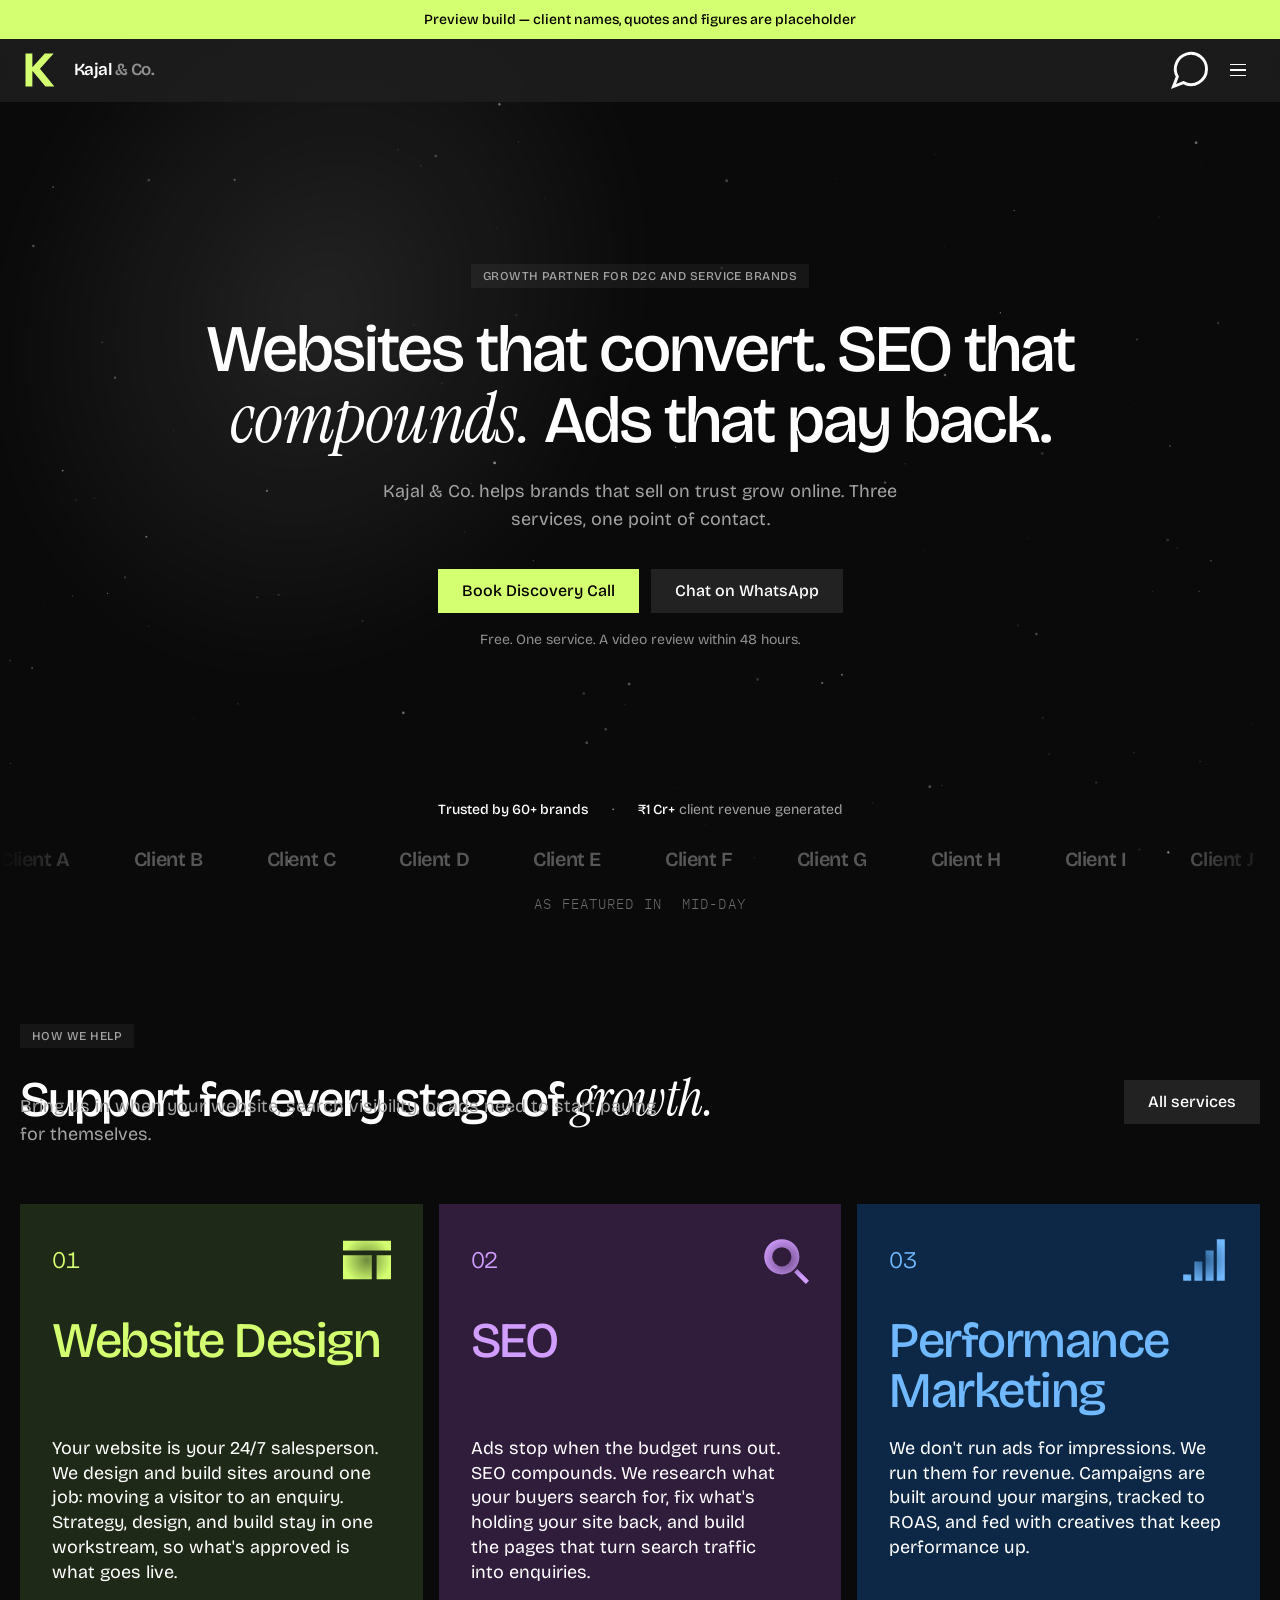
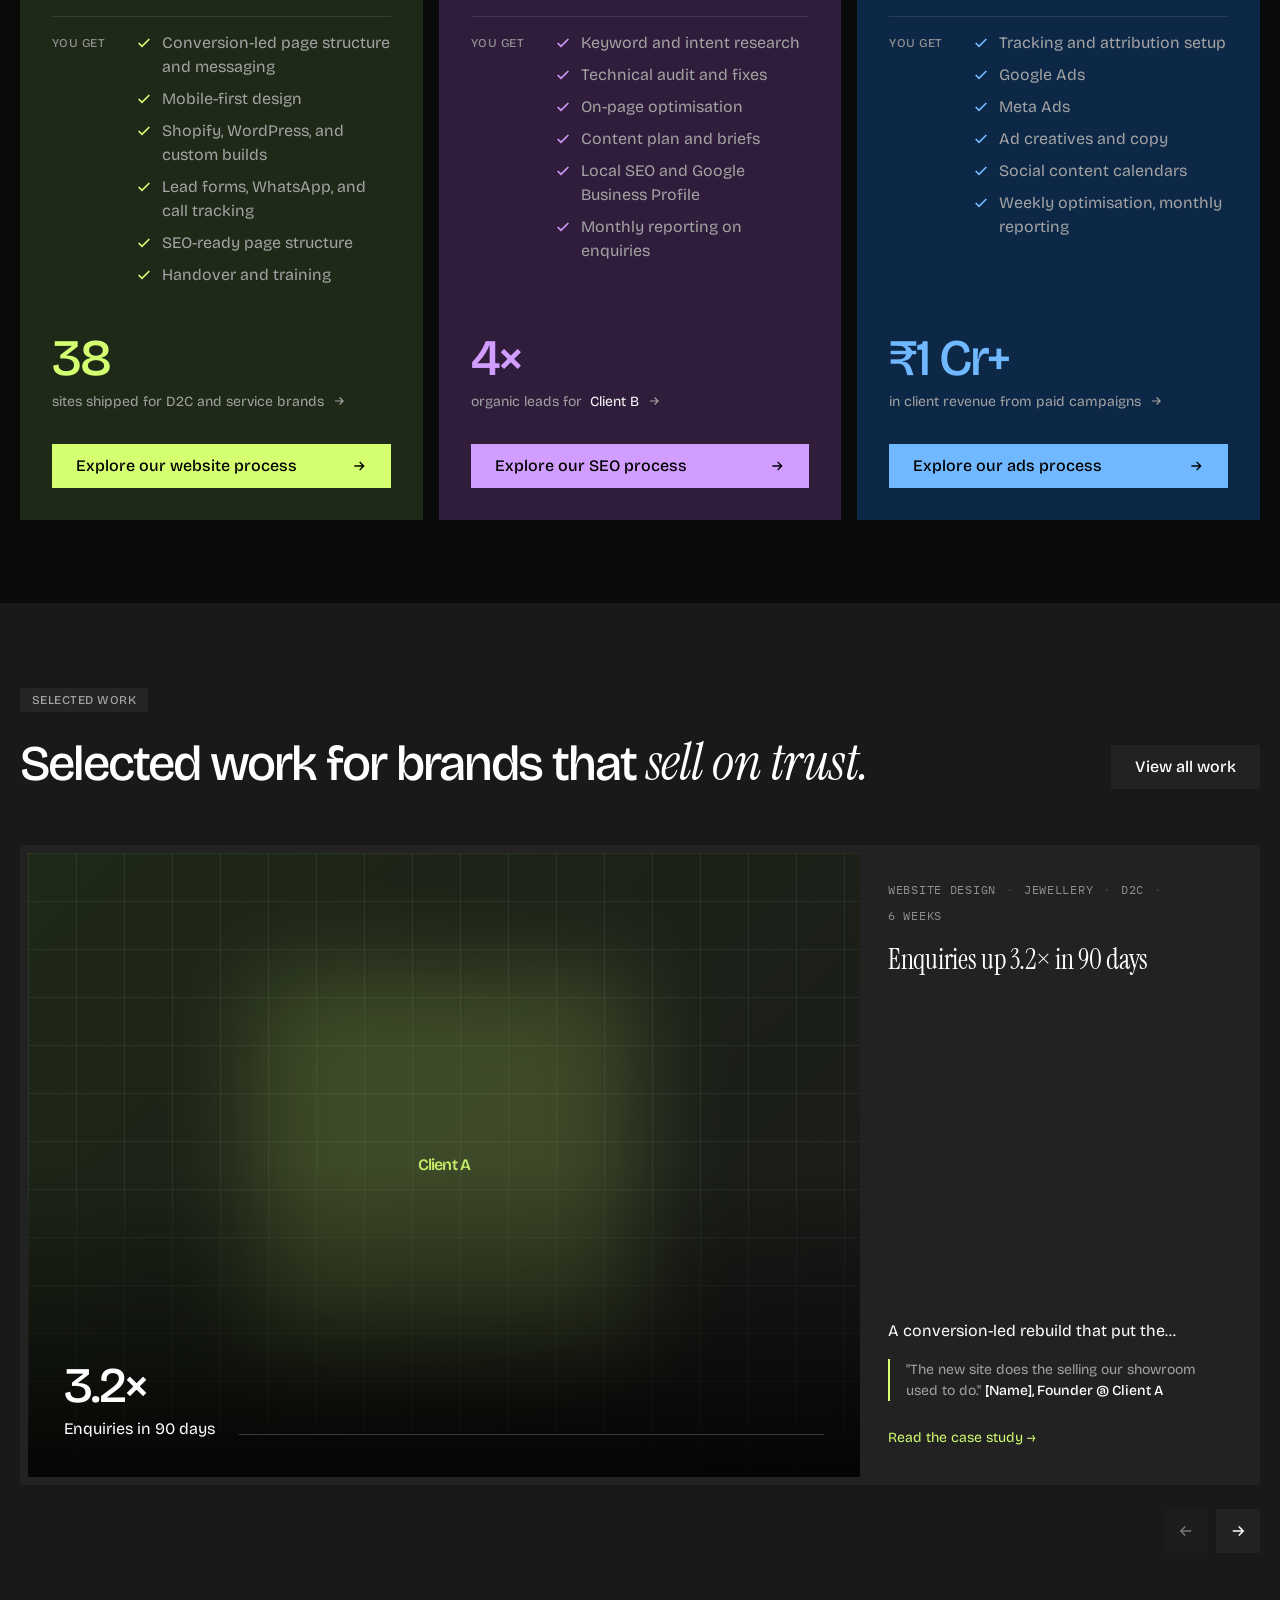
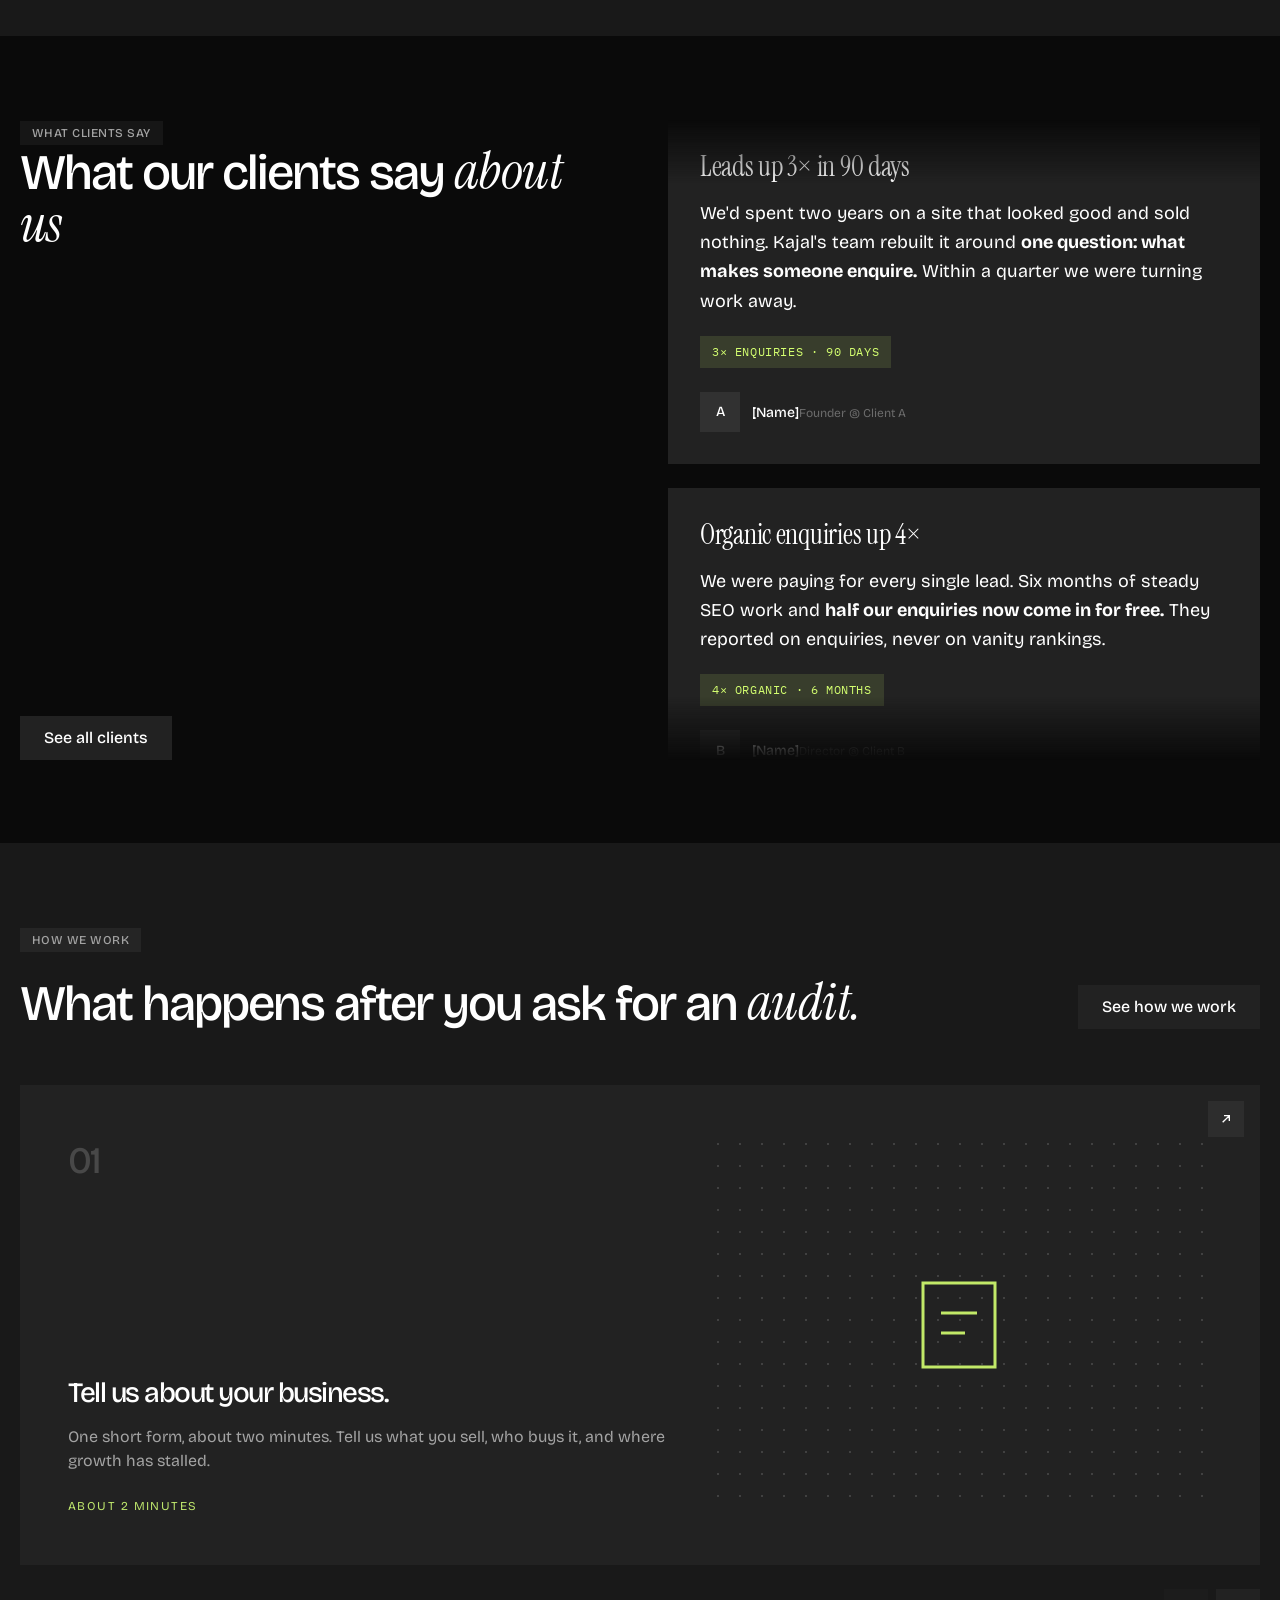
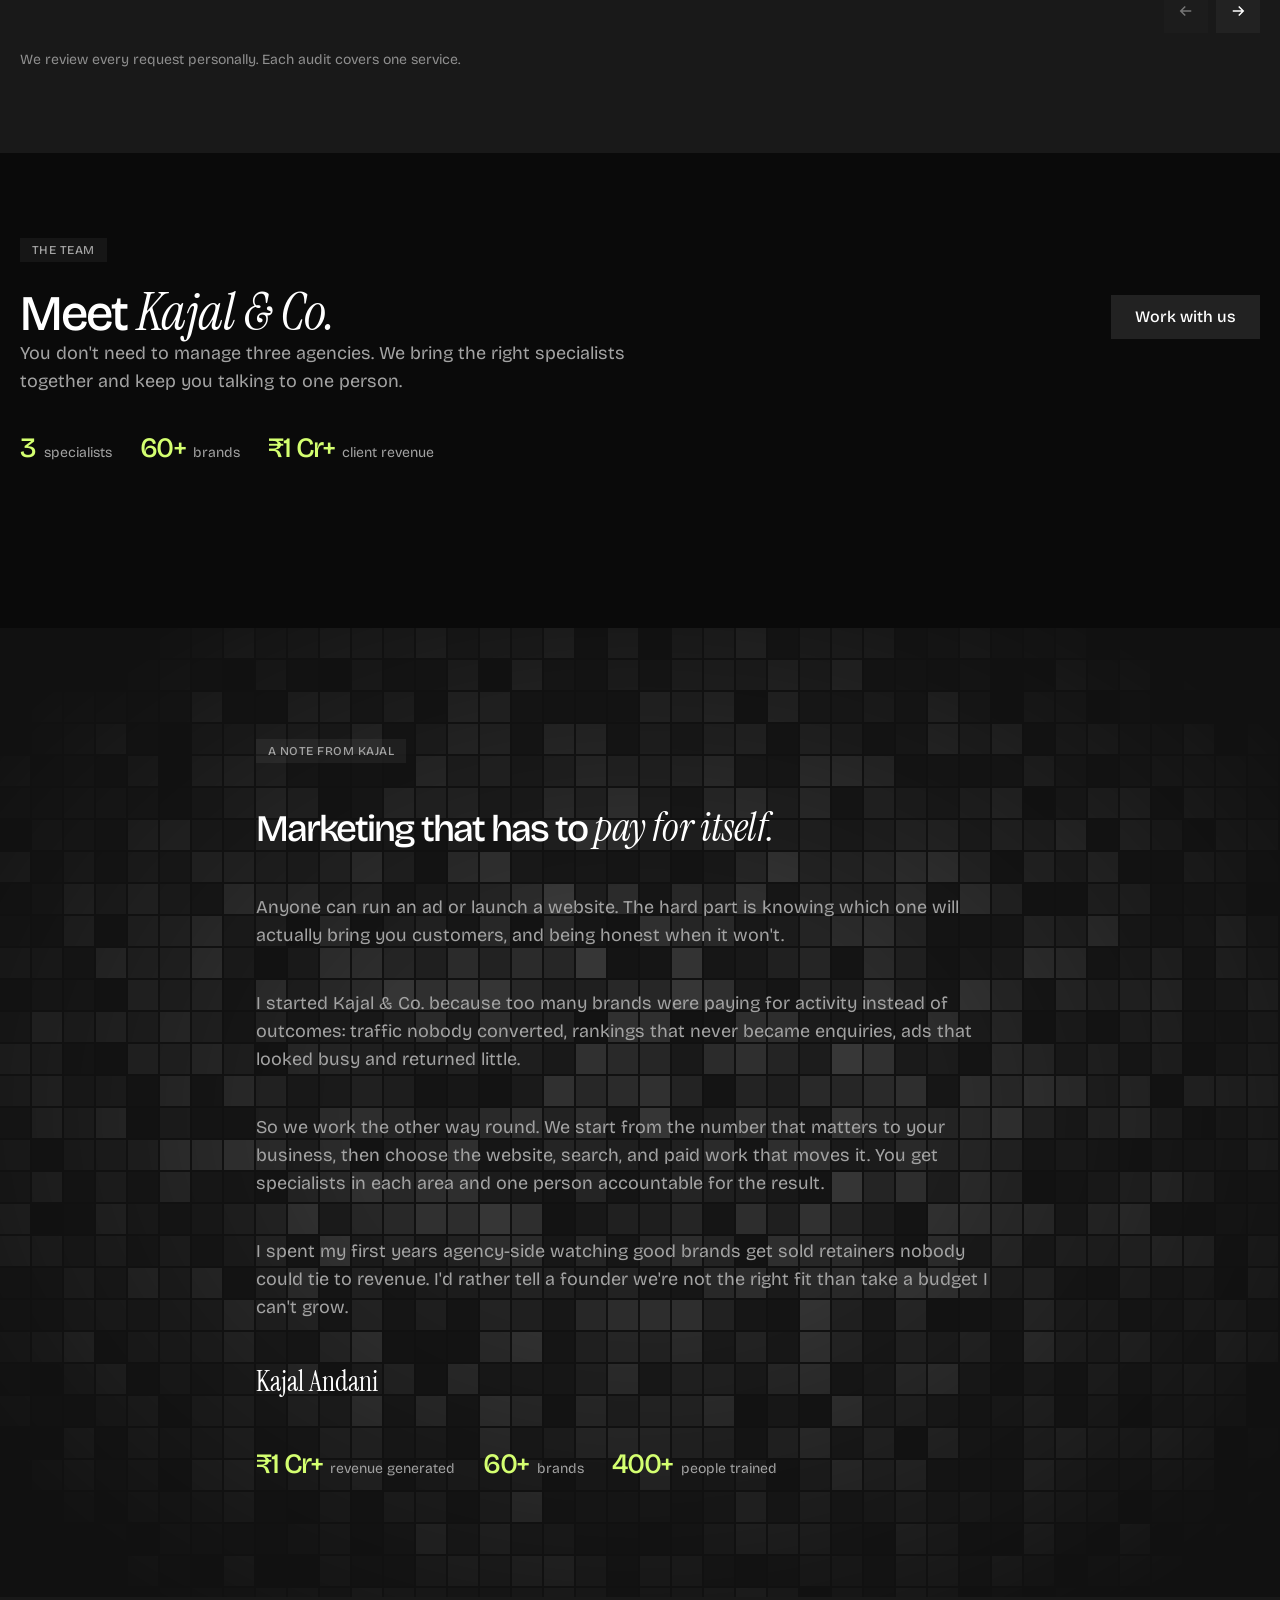
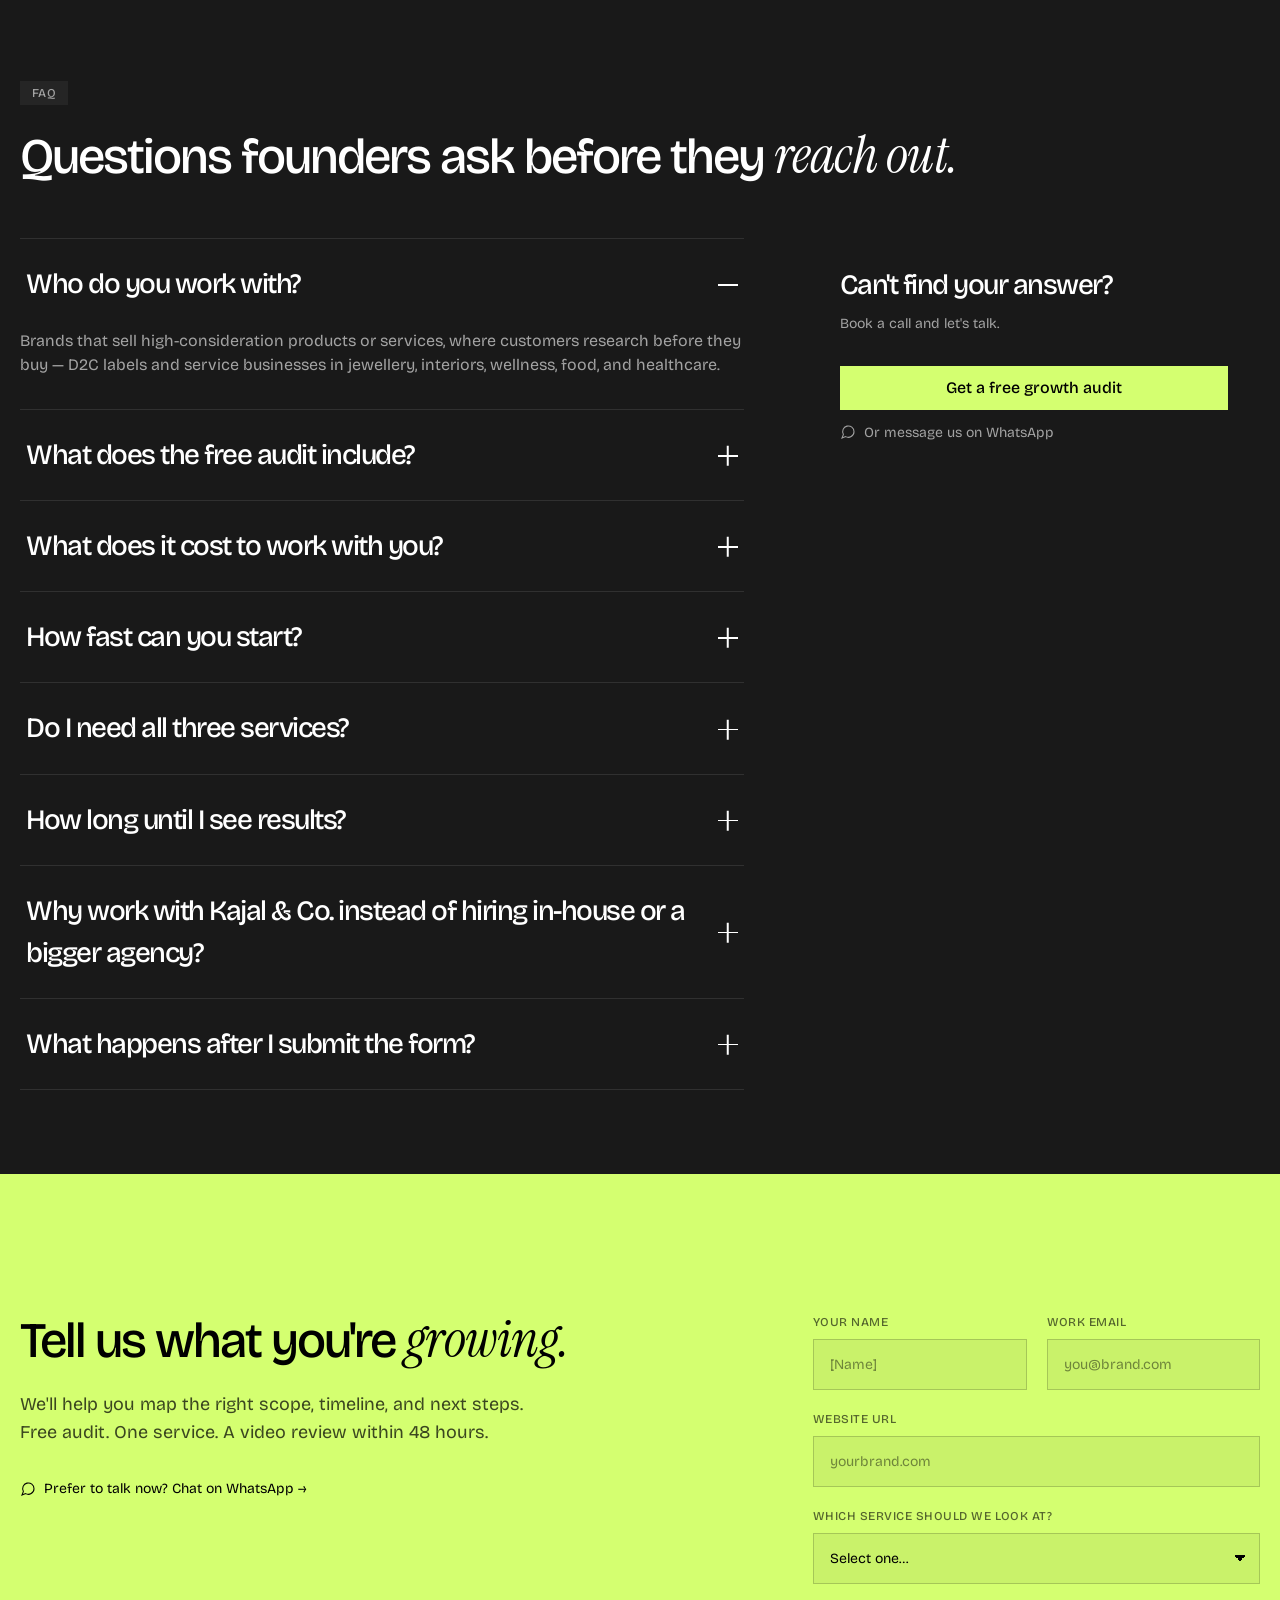
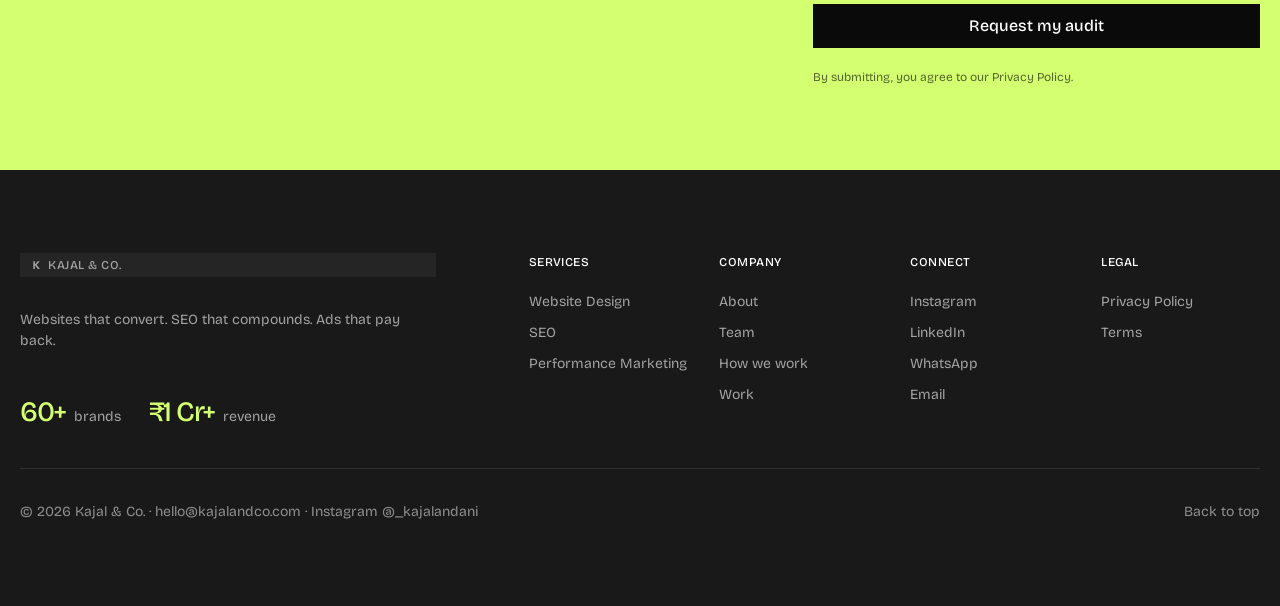
<file: index.html>
<!doctype html>
<html lang="en">
<head>
<meta charset="utf-8">
<meta name="viewport" content="width=device-width, initial-scale=1">
<!-- Preview build: placeholder client data. Remove before the real launch. -->
<meta name="robots" content="noindex, nofollow">
<title>Kajal &amp; Co. | Website Design, SEO &amp; Performance Marketing</title>
<meta name="description" content="Websites that convert, SEO that compounds, and ads that pay back. Book Discovery Call with Kajal &amp; Co.">
<link rel="preconnect" href="https://fonts.googleapis.com">
<link rel="preconnect" href="https://fonts.gstatic.com" crossorigin>
<link rel="stylesheet" href="assets/css/style.css">
</head>
<body class="has-announce">

<div class="announce">
  <a href="contact.html">Preview build &mdash; client names, quotes and figures are placeholder</a>
</div>

<header class="header">
  <div class="header__inner">
    <a href="index.html" class="header__logo" aria-label="Kajal &amp; Co. homepage">
      <svg viewBox="0 0 64 64" fill="none" aria-hidden="true"><path d="M8 8h10v20L36 8h13L29 30l21 26H37L18 33v23H8V8Z" fill="#d4ff70"/></svg>
      <span class="header__logo-text">Kajal <span class="faint">&amp; Co.</span></span>
    </a>
    <div class="header__actions">
      <a href="https://wa.me/910000000000" class="icon-btn" aria-label="Chat on WhatsApp">
        <svg viewBox="0 0 24 24" fill="none" stroke="currentColor" stroke-width="1.6"><path d="M21 11.5a8.5 8.5 0 0 1-12.6 7.4L3 21l2.1-5.4A8.5 8.5 0 1 1 21 11.5Z"/></svg>
      </a>
      <button type="button" class="icon-btn burger" data-nav-toggle aria-expanded="false" aria-controls="offcanvas" aria-label="Open menu">
        <span></span><span></span><span></span>
      </button>
    </div>
  </div>
</header>

<div class="offcanvas" id="offcanvas" aria-hidden="true">
  <div></div>
  <nav class="offcanvas__nav" aria-label="Primary">
    <a href="about.html" class="offcanvas__link" style="--i:0">About</a>
    <a href="services.html" class="offcanvas__link" style="--i:1">Services</a>
    <a href="portfolio.html" class="offcanvas__link" style="--i:2">Work</a>
    <a href="contact.html" class="offcanvas__link" style="--i:3">Free audit</a>
  </nav>
  <div class="container">
    <div class="offcanvas__foot">
      <span class="faint small">Websites that convert. SEO that compounds. Ads that pay back.</span>
      <div class="offcanvas__social muted small">
        <a href="#">Instagram</a><a href="#">LinkedIn</a><a href="https://wa.me/910000000000">WhatsApp</a>
      </div>
    </div>
  </div>
</div>

<main>

  <!-- ============ 1. HERO ============ -->
  <section class="hero">
    <div class="hero__bg" aria-hidden="true"><div class="hero__beam"></div><canvas class="hero__canvas"></canvas></div>

    <div class="hero__inner">
      <span class="badge reveal">Growth partner for D2C and service brands</span>

      <h1 class="h0 reveal" data-delay="80">Websites that convert. SEO that <span class="em">compounds.</span> Ads that pay back.</h1>

      <p class="lead hero__lead reveal" data-delay="160">
        Kajal &amp; Co. helps brands that sell on trust grow online. Three services, one point of contact.
      </p>

      <div class="btn-row reveal" data-delay="240">
        <a href="contact.html" class="btn btn--primary">Book Discovery Call</a>
        <a href="https://wa.me/910000000000" class="btn btn--ghost">Chat on WhatsApp</a>
      </div>
      <p class="microcopy reveal" data-delay="280">Free. One service. A video review within 48 hours.</p>
    </div>

    <div class="hero__trusted">
      <div class="container">
        <div class="trustline">
          <span><b>Trusted by 60+ brands</b></span>
          <span aria-hidden="true" class="faint">&middot;</span>
          <span><b>&#8377;1 Cr+</b> client revenue generated</span>
        </div>
      </div>
      <div class="marquee" style="--speed:52s">
        <div class="marquee__track"><div class="marquee__group">
          <span class="logo-item">Client A</span><span class="logo-item">Client B</span>
          <span class="logo-item">Client C</span><span class="logo-item">Client D</span>
          <span class="logo-item">Client E</span><span class="logo-item">Client F</span>
          <span class="logo-item">Client G</span><span class="logo-item">Client H</span>
          <span class="logo-item">Client I</span><span class="logo-item">Client J</span>
        </div></div>
      </div>
      <div class="container" style="margin-top:20px">
        <p class="presslist">
          <span>As featured in</span><span>Mid-Day</span>
          
        </p>
      </div>
    </div>
  </section>

  <!-- ============ 2. SERVICE STACK ============ -->
  <section id="services">
    <div class="container section">
      <div class="sect-head">
        <div>
          <span class="badge reveal">How we help</span>
          <h2 class="h1 reveal" data-delay="60">Support for every stage of <span class="em">growth.</span></h2>
        </div>
        <a href="services.html" class="btn btn--ghost reveal" data-delay="120">All services</a>
      </div>
      <p class="lead reveal" data-delay="140" style="max-width:640px;margin-top:-32px;margin-bottom:8px">
        Bring us in when your website, search visibility, or ads need to start paying for themselves.
      </p>

      <div class="tracks">

        <!-- 01 Website Design -->
        <article class="track reveal" style="--card-bg:var(--brand-3);--card-accent:var(--lime)">
          <div class="track__top">
            <span class="track__num">01</span>
            <svg class="track__mark" viewBox="0 0 180 180" fill="none" aria-hidden="true">
              <defs><radialGradient id="g1" cx="0" cy="0" r="1" gradientUnits="userSpaceOnUse" gradientTransform="translate(90 90) rotate(-30) scale(90)"><stop stop-color="#6E8A3C"/><stop offset="1" stop-color="#D4FF70"/></radialGradient></defs>
              <path d="M0 18h180v36H0V18Zm0 54h108v90H0V72Zm126 0h54v90h-54V72Z" fill="url(#g1)"/>
            </svg>
          </div>
          <h3 class="track__title">Website Design</h3>
          <p class="track__desc">Your website is your 24/7 salesperson. We design and build sites around one job: moving a visitor to an enquiry. Strategy, design, and build stay in one workstream, so what's approved is what goes live.</p>
          <dl class="spec">
            <div><dt>You get</dt><dd><ul>
              <li><svg viewBox="0 0 24 24" fill="none" stroke="currentColor" stroke-width="2.5"><path d="M20 6 9 17l-5-5"/></svg>Conversion-led page structure and messaging</li>
              <li><svg viewBox="0 0 24 24" fill="none" stroke="currentColor" stroke-width="2.5"><path d="M20 6 9 17l-5-5"/></svg>Mobile-first design</li>
              <li><svg viewBox="0 0 24 24" fill="none" stroke="currentColor" stroke-width="2.5"><path d="M20 6 9 17l-5-5"/></svg>Shopify, WordPress, and custom builds</li>
              <li><svg viewBox="0 0 24 24" fill="none" stroke="currentColor" stroke-width="2.5"><path d="M20 6 9 17l-5-5"/></svg>Lead forms, WhatsApp, and call tracking</li>
              <li><svg viewBox="0 0 24 24" fill="none" stroke="currentColor" stroke-width="2.5"><path d="M20 6 9 17l-5-5"/></svg>SEO-ready page structure</li>
              <li><svg viewBox="0 0 24 24" fill="none" stroke="currentColor" stroke-width="2.5"><path d="M20 6 9 17l-5-5"/></svg>Handover and training</li>
            </ul></dd></div>
          </dl>
          <a href="portfolio.html" class="proof">
            <span class="proof__num">38</span>
            <span class="proof__cap">sites shipped for D2C and service brands<svg viewBox="0 0 24 24" fill="none" stroke="currentColor" stroke-width="2"><path d="M5 12h14M13 6l6 6-6 6"/></svg></span>
          </a>
          <div class="track__cta">
            <a href="services.html#website-design" class="btn btn--accent btn--block" style="--accent:var(--lime)">Explore our website process<svg viewBox="0 0 24 24" fill="none" stroke="currentColor" stroke-width="2"><path d="M5 12h14M13 6l6 6-6 6"/></svg></a>
          </div>
        </article>

        <!-- 02 SEO -->
        <article class="track reveal" data-delay="80" style="--card-bg:var(--purple-3);--card-accent:var(--purple-11)">
          <div class="track__top">
            <span class="track__num">02</span>
            <svg class="track__mark" viewBox="0 0 180 180" fill="none" aria-hidden="true">
              <defs><radialGradient id="g2" cx="0" cy="0" r="1" gradientUnits="userSpaceOnUse" gradientTransform="translate(90 90) rotate(-30) scale(90)"><stop stop-color="#6D4A86"/><stop offset="1" stop-color="#D19DFF"/></radialGradient></defs>
              <path d="M78 12a66 66 0 1 1 0 132 66 66 0 0 1 0-132Zm0 30a36 36 0 1 0 0 72 36 36 0 0 0 0-72Zm46 94 12-12 44 44-12 12-44-44Z" fill="url(#g2)"/>
            </svg>
          </div>
          <h3 class="track__title">SEO</h3>
          <p class="track__desc">Ads stop when the budget runs out. SEO compounds. We research what your buyers search for, fix what's holding your site back, and build the pages that turn search traffic into enquiries.</p>
          <dl class="spec">
            <div><dt>You get</dt><dd><ul>
              <li><svg viewBox="0 0 24 24" fill="none" stroke="currentColor" stroke-width="2.5"><path d="M20 6 9 17l-5-5"/></svg>Keyword and intent research</li>
              <li><svg viewBox="0 0 24 24" fill="none" stroke="currentColor" stroke-width="2.5"><path d="M20 6 9 17l-5-5"/></svg>Technical audit and fixes</li>
              <li><svg viewBox="0 0 24 24" fill="none" stroke="currentColor" stroke-width="2.5"><path d="M20 6 9 17l-5-5"/></svg>On-page optimisation</li>
              <li><svg viewBox="0 0 24 24" fill="none" stroke="currentColor" stroke-width="2.5"><path d="M20 6 9 17l-5-5"/></svg>Content plan and briefs</li>
              <li><svg viewBox="0 0 24 24" fill="none" stroke="currentColor" stroke-width="2.5"><path d="M20 6 9 17l-5-5"/></svg>Local SEO and Google Business Profile</li>
              <li><svg viewBox="0 0 24 24" fill="none" stroke="currentColor" stroke-width="2.5"><path d="M20 6 9 17l-5-5"/></svg>Monthly reporting on enquiries</li>
            </ul></dd></div>
          </dl>
          <a href="portfolio.html" class="proof">
            <span class="proof__num">4&times;</span>
            <span class="proof__cap">organic leads for <b>Client B</b><svg viewBox="0 0 24 24" fill="none" stroke="currentColor" stroke-width="2"><path d="M5 12h14M13 6l6 6-6 6"/></svg></span>
          </a>
          <div class="track__cta">
            <a href="services.html#seo" class="btn btn--accent btn--block" style="--accent:var(--purple-11)">Explore our SEO process<svg viewBox="0 0 24 24" fill="none" stroke="currentColor" stroke-width="2"><path d="M5 12h14M13 6l6 6-6 6"/></svg></a>
          </div>
        </article>

        <!-- 03 Performance Marketing -->
        <article class="track reveal" data-delay="160" style="--card-bg:var(--blue-3);--card-accent:var(--blue-11)">
          <div class="track__top">
            <span class="track__num">03</span>
            <svg class="track__mark" viewBox="0 0 180 180" fill="none" aria-hidden="true">
              <defs><radialGradient id="g3" cx="0" cy="0" r="1" gradientUnits="userSpaceOnUse" gradientTransform="translate(90 90) rotate(-30) scale(90)"><stop stop-color="#2B5F8F"/><stop offset="1" stop-color="#70B8FF"/></radialGradient></defs>
              <path d="M12 144h30v24H12v-24Zm42-48h30v72H54V96Zm42-42h30v114H96V54Zm42-42h30v156h-30V12Z" fill="url(#g3)"/>
            </svg>
          </div>
          <h3 class="track__title">Performance Marketing</h3>
          <p class="track__desc">We don't run ads for impressions. We run them for revenue. Campaigns are built around your margins, tracked to ROAS, and fed with creatives that keep performance up.</p>
          <dl class="spec">
            <div><dt>You get</dt><dd><ul>
              <li><svg viewBox="0 0 24 24" fill="none" stroke="currentColor" stroke-width="2.5"><path d="M20 6 9 17l-5-5"/></svg>Tracking and attribution setup</li>
              <li><svg viewBox="0 0 24 24" fill="none" stroke="currentColor" stroke-width="2.5"><path d="M20 6 9 17l-5-5"/></svg>Google Ads</li>
              <li><svg viewBox="0 0 24 24" fill="none" stroke="currentColor" stroke-width="2.5"><path d="M20 6 9 17l-5-5"/></svg>Meta Ads</li>
              <li><svg viewBox="0 0 24 24" fill="none" stroke="currentColor" stroke-width="2.5"><path d="M20 6 9 17l-5-5"/></svg>Ad creatives and copy</li>
              <li><svg viewBox="0 0 24 24" fill="none" stroke="currentColor" stroke-width="2.5"><path d="M20 6 9 17l-5-5"/></svg>Social content calendars</li>
              <li><svg viewBox="0 0 24 24" fill="none" stroke="currentColor" stroke-width="2.5"><path d="M20 6 9 17l-5-5"/></svg>Weekly optimisation, monthly reporting</li>
            </ul></dd></div>
          </dl>
          <a href="portfolio.html" class="proof">
            <span class="proof__num">&#8377;1 Cr+</span>
            <span class="proof__cap">in client revenue from paid campaigns<svg viewBox="0 0 24 24" fill="none" stroke="currentColor" stroke-width="2"><path d="M5 12h14M13 6l6 6-6 6"/></svg></span>
          </a>
          <div class="track__cta">
            <a href="services.html#performance-marketing" class="btn btn--accent btn--block" style="--accent:var(--blue-11)">Explore our ads process<svg viewBox="0 0 24 24" fill="none" stroke="currentColor" stroke-width="2"><path d="M5 12h14M13 6l6 6-6 6"/></svg></a>
          </div>
        </article>

      </div>
    </div>
  </section>

  <!-- ============ 3. SELECTED WORK ============ -->
  <section class="bg-n2">
    <div class="container section" data-slider>
      <div class="sect-head">
        <div>
          <span class="badge reveal">Selected work</span>
          <h2 class="h1 reveal" data-delay="60">Selected work for brands that <span class="em">sell on trust.</span></h2>
        </div>
        <a href="portfolio.html" class="btn btn--ghost reveal" data-delay="120">View all work</a>
      </div>

      <div class="snap-slider reveal" data-delay="140">

        <article class="project" style="--p-accent:var(--lime);--p-tint:var(--brand-3)">
          <a href="portfolio.html" class="project__media">
            <span class="project__art"><span class="project__glyph">Client A</span></span>
            <span class="project__scrim"></span>
            <span class="project__overlay">
              <span class="project__metric"><p>3.2&times;</p><p>Enquiries in 90 days</p></span>
              <span class="project__rule"></span>
            </span>
          </a>
          <div class="project__panel">
            <div style="display:flex;flex-direction:column;align-items:flex-start;gap:20px">
              <p class="tagrow"><span>Website Design</span><span>Jewellery</span><span>D2C</span><span>6 weeks</span></p>
              <h3 class="outcome">Enquiries up 3.2&times; in 90 days</h3>
            </div>
            <div>
              <p class="project__desc">A conversion-led rebuild that put the enquiry form on every path a buyer takes.</p>
              <p class="inlinequote">"The new site does the selling our showroom used to do." <b>[Name], Founder @ Client A</b></p>
              <p class="mt-6"><a href="portfolio.html" class="wa" style="color:var(--lime)">Read the case study &rarr;</a></p>
            </div>
          </div>
        </article>

        <article class="project" style="--p-accent:var(--purple-11);--p-tint:var(--purple-3)">
          <a href="portfolio.html" class="project__media">
            <span class="project__art"><span class="project__glyph">Client B</span></span>
            <span class="project__scrim"></span>
            <span class="project__overlay">
              <span class="project__metric"><p>4&times;</p><p>Organic enquiries</p></span>
              <span class="project__rule"></span>
            </span>
          </a>
          <div class="project__panel">
            <div style="display:flex;flex-direction:column;align-items:flex-start;gap:20px">
              <p class="tagrow"><span>SEO</span><span>Interior Design</span><span>Service</span><span>6 months</span></p>
              <h3 class="outcome">Organic enquiries up 4&times; in 6 months</h3>
            </div>
            <div>
              <p class="project__desc">Technical fixes plus 18 intent-matched pages took them from invisible to page one.</p>
              <p class="inlinequote">"We stopped buying every lead we get." <b>[Name], Director @ Client B</b></p>
              <p class="mt-6"><a href="portfolio.html" class="wa" style="color:var(--purple-11)">Read the case study &rarr;</a></p>
            </div>
          </div>
        </article>

        <article class="project" style="--p-accent:var(--blue-11);--p-tint:var(--blue-3)">
          <a href="portfolio.html" class="project__media">
            <span class="project__art"><span class="project__glyph">Client C</span></span>
            <span class="project__scrim"></span>
            <span class="project__overlay">
              <span class="project__metric"><p>4.1&times;</p><p>Blended ROAS</p></span>
              <span class="project__rule"></span>
            </span>
          </a>
          <div class="project__panel">
            <div style="display:flex;flex-direction:column;align-items:flex-start;gap:20px">
              <p class="tagrow"><span>Performance Marketing</span><span>Wellness</span><span>D2C</span><span>9 months</span></p>
              <h3 class="outcome">&#8377;42L revenue at 4.1&times; ROAS</h3>
            </div>
            <div>
              <p class="project__desc">Tracking rebuilt first, then Google and Meta scaled against a margin-safe target.</p>
              <p class="inlinequote">"For the first time the numbers actually reconcile." <b>[Name], Co-Founder @ Client C</b></p>
              <p class="mt-6"><a href="portfolio.html" class="wa" style="color:var(--blue-11)">Read the case study &rarr;</a></p>
            </div>
          </div>
        </article>

      </div>

      <div class="slider-nav">
        <button type="button" data-slide-prev aria-label="Previous case study"><svg viewBox="0 0 24 24" fill="none" stroke="currentColor" stroke-width="2"><path d="M19 12H5M11 18l-6-6 6-6"/></svg></button>
        <button type="button" data-slide-next aria-label="Next case study"><svg viewBox="0 0 24 24" fill="none" stroke="currentColor" stroke-width="2"><path d="M5 12h14M13 6l6 6-6 6"/></svg></button>
      </div>
    </div>
  </section>

  <!-- ============ 4. TESTIMONIALS ============ -->
  <section>
    <div class="container section">
      <div class="testi-grid">
        <div class="testi-head">
          <div>
            <span class="badge reveal">What clients say</span>
            <h2 class="h1 reveal" data-delay="60">What our clients say <span class="em">about us</span></h2>
          </div>
          <a href="portfolio.html" class="btn btn--ghost reveal" data-delay="120">See all clients</a>
        </div>

        <div class="marquee-y" style="--speed:52s">
          <div class="marquee-y__track"><div class="marquee-y__group">

            <figure class="quote">
              <p class="quote__outcome">Leads up 3&times; in 90 days</p>
              <blockquote>We'd spent two years on a site that looked good and sold nothing. Kajal's team rebuilt it around <b>one question: what makes someone enquire.</b> Within a quarter we were turning work away.</blockquote>
              <span class="result-badge">3&times; enquiries &middot; 90 days</span>
              <figcaption><span class="quote__avatar">A</span><span><span class="quote__name">[Name]</span><span class="quote__role">Founder @ Client A</span></span></figcaption>
            </figure>

            <figure class="quote">
              <p class="quote__outcome">Organic enquiries up 4&times;</p>
              <blockquote>We were paying for every single lead. Six months of steady SEO work and <b>half our enquiries now come in for free.</b> They reported on enquiries, never on vanity rankings.</blockquote>
              <span class="result-badge">4&times; organic &middot; 6 months</span>
              <figcaption><span class="quote__avatar">B</span><span><span class="quote__name">[Name]</span><span class="quote__role">Director @ Client B</span></span></figcaption>
            </figure>

            <figure class="quote">
              <p class="quote__outcome">&#8377;42L at 4.1&times; ROAS</p>
              <blockquote>They refused to spend a rupee until tracking was right, which was annoying for a week and <b>correct for the next nine months.</b> I finally trust the numbers in my own dashboard.</blockquote>
              <span class="result-badge">4.1&times; ROAS &middot; 9 months</span>
              <figcaption><span class="quote__avatar">C</span><span><span class="quote__name">[Name]</span><span class="quote__role">Co-Founder @ Client C</span></span></figcaption>
            </figure>

            <figure class="quote">
              <p class="quote__outcome">Cost per order down 46%</p>
              <blockquote>Same budget, nearly double the orders. The difference was <b>creative that got tested properly</b> instead of being set once and left alone.</blockquote>
              <span class="result-badge">&minus;46% CPO &middot; 12 months</span>
              <figcaption><span class="quote__avatar">E</span><span><span class="quote__name">[Name]</span><span class="quote__role">Founder @ Client E</span></span></figcaption>
            </figure>

          </div></div>
        </div>
      </div>
    </div>
  </section>

  <!-- ============ 5. HOW WE WORK ============ -->
  <section class="bg-n2">
    <div class="container section" data-slider>
      <div class="sect-head">
        <div>
          <span class="badge reveal">How we work</span>
          <h2 class="h1 reveal" data-delay="60">What happens after you ask for an <span class="em">audit.</span></h2>
        </div>
        <a href="about.html#process" class="btn btn--ghost reveal" data-delay="120">See how we work</a>
      </div>

      <div class="snap-slider reveal">
        <article class="process-card" style="background:var(--n3)">
          <span class="process-card__corner" aria-hidden="true"><svg viewBox="0 0 24 24" fill="none" stroke="currentColor" stroke-width="2"><path d="M7 17 17 7M9 7h8v8"/></svg></span>
          <div class="process-card__grid">
            <div class="process-card__main">
              <p class="process-card__num">01</p>
              <div>
                <h3 class="process-card__title">Tell us about your business.</h3>
                <p class="process-card__desc">One short form, about two minutes. Tell us what you sell, who buys it, and where growth has stalled.</p>
                <span class="process-card__time">About 2 minutes</span>
              </div>
            </div>
            <div class="dot-grid" aria-hidden="true"><svg viewBox="0 0 120 120" fill="none" stroke="var(--lime)" stroke-width="3"><path d="M24 18h72v84H24z"/><path d="M42 48h36M42 68h24"/></svg></div>
          </div>
        </article>

        <article class="process-card" style="background:var(--n3)">
          <span class="process-card__corner" aria-hidden="true"><svg viewBox="0 0 24 24" fill="none" stroke="currentColor" stroke-width="2"><path d="M7 17 17 7M9 7h8v8"/></svg></span>
          <div class="process-card__grid">
            <div class="process-card__main">
              <p class="process-card__num">02</p>
              <div>
                <h3 class="process-card__title">Get a video review.</h3>
                <p class="process-card__desc">Within 48 hours we send a recorded walkthrough of what we'd fix first &mdash; not a generic PDF.</p>
                <span class="process-card__time">Within 48 hours</span>
              </div>
            </div>
            <div class="dot-grid" aria-hidden="true"><svg viewBox="0 0 120 120" fill="none" stroke="var(--purple-11)" stroke-width="3"><rect x="14" y="26" width="92" height="68"/><path d="m52 46 24 14-24 14V46Z"/></svg></div>
          </div>
        </article>

        <article class="process-card" style="background:var(--n3)">
          <span class="process-card__corner" aria-hidden="true"><svg viewBox="0 0 24 24" fill="none" stroke="currentColor" stroke-width="2"><path d="M7 17 17 7M9 7h8v8"/></svg></span>
          <div class="process-card__grid">
            <div class="process-card__main">
              <p class="process-card__num">03</p>
              <div>
                <h3 class="process-card__title">Agree a plan.</h3>
                <p class="process-card__desc">If it's a fit, we scope the work, the timeline, and the numbers we'll be measured on.</p>
                <span class="process-card__time">1 &ndash; 2 weeks</span>
              </div>
            </div>
            <div class="dot-grid" aria-hidden="true"><svg viewBox="0 0 120 120" fill="none" stroke="var(--blue-11)" stroke-width="3"><path d="M20 94V40M50 94V20M80 94V58M104 94H12"/></svg></div>
          </div>
        </article>

        <article class="process-card" style="background:var(--n3)">
          <span class="process-card__corner" aria-hidden="true"><svg viewBox="0 0 24 24" fill="none" stroke="currentColor" stroke-width="2"><path d="M7 17 17 7M9 7h8v8"/></svg></span>
          <div class="process-card__grid">
            <div class="process-card__main">
              <p class="process-card__num">04</p>
              <div>
                <h3 class="process-card__title">We build and run it.</h3>
                <p class="process-card__desc">One point of contact, regular reporting, no surprises. Weekly updates while a project is active.</p>
                <span class="process-card__time">Ongoing</span>
              </div>
            </div>
            <div class="dot-grid" aria-hidden="true"><svg viewBox="0 0 120 120" fill="none" stroke="var(--amber-11)" stroke-width="3"><path d="M60 14c20 16 28 36 28 52a28 28 0 0 1-56 0c0-16 8-36 28-52Z"/><path d="M48 102h24"/></svg></div>
          </div>
        </article>
      </div>

      <div class="slider-nav">
        <button type="button" data-slide-prev aria-label="Previous step"><svg viewBox="0 0 24 24" fill="none" stroke="currentColor" stroke-width="2"><path d="M19 12H5M11 18l-6-6 6-6"/></svg></button>
        <button type="button" data-slide-next aria-label="Next step"><svg viewBox="0 0 24 24" fill="none" stroke="currentColor" stroke-width="2"><path d="M5 12h14M13 6l6 6-6 6"/></svg></button>
      </div>

      <p class="microcopy reveal">We review every request personally. Each audit covers one service.</p>
    </div>
  </section>

  <!-- ============ 6. MEET KAJAL & CO. ============ -->
  <section>
    <div class="container section">
      <div class="sect-head">
        <div>
          <span class="badge reveal">The team</span>
          <h2 class="h1 reveal" data-delay="60">Meet <span class="em">Kajal &amp; Co.</span></h2>
        </div>
        <a href="contact.html" class="btn btn--ghost reveal" data-delay="120">Work with us</a>
      </div>

      <p class="lead reveal" style="max-width:640px">
        You don't need to manage three agencies. We bring the right specialists together and keep you talking to one person.
      </p>

      <div class="statstrip reveal" data-delay="80">
        <div><b>3</b><span>specialists</span></div>
        <div><b>60+</b><span>brands</span></div>
        <div><b>&#8377;1 Cr+</b><span>client revenue</span></div>
      </div>

      <div class="teamstrip reveal" data-delay="120">
        <div><b>Kajal Andani</b><span>Performance Marketing &middot; your point of contact</span></div>
        <div><b>Harsh Parekh</b><span>SEO</span></div>
        <div><b>Aman Bhondekar</b><span>Website Design</span></div>
      </div>
    </div>
  </section>

  <!-- ============ 7. FOUNDER NOTE ============ -->
  <section class="statement bg-n1">
    <div class="statement__grid" aria-hidden="true"></div>
    <div class="container section-lg">
      <div class="statement__inner">
        <span class="badge reveal">A note from Kajal</span>
        <h2 class="h2 leading-tight reveal" data-delay="60">Marketing that has to <span class="em">pay for itself.</span></h2>

        <p class="lead reveal" data-delay="100">
          Anyone can run an ad or launch a website. The hard part is knowing which one will actually
          bring you customers, and being honest when it won't.
        </p>
        <p class="lead reveal" data-delay="140">
          I started Kajal &amp; Co. because too many brands were paying for activity instead of outcomes:
          traffic nobody converted, rankings that never became enquiries, ads that looked busy and returned little.
        </p>
        <p class="lead reveal" data-delay="180">
          So we work the other way round. We start from the number that matters to your business, then
          choose the website, search, and paid work that moves it. You get specialists in each area and
          one person accountable for the result.
        </p>
        <p class="lead reveal" data-delay="220">
          I spent my first years agency-side watching good brands get sold retainers nobody could tie to
          revenue. I'd rather tell a founder we're not the right fit than take a budget I can't grow.
        </p>

        <p class="reveal" data-delay="260" style="font-family:var(--serif);font-size:var(--fs-h3);color:var(--ink)">Kajal Andani</p>

        <div class="statstrip reveal" data-delay="300" style="margin-top:0">
          <div><b>&#8377;1 Cr+</b><span>revenue generated</span></div>
          <div><b>60+</b><span>brands</span></div>
          <div><b>400+</b><span>people trained</span></div>
        </div>
      </div>
    </div>
  </section>

  <!-- ============ 8. FAQ ============ -->
  <section class="bg-n2">
    <div class="container section">
      <div class="sect-head">
        <div>
          <span class="badge reveal">FAQ</span>
          <h2 class="h1 reveal" data-delay="60">Questions founders ask before they <span class="em">reach out.</span></h2>
        </div>
      </div>

      <div class="faq-grid">
        <div data-accordion class="reveal">
          <div class="faq is-open" data-acc-item>
            <button type="button" class="faq__head" data-acc-head aria-expanded="true">Who do you work with?<span class="sign"></span></button>
            <div class="faq__panel" data-acc-panel><div><p>Brands that sell high-consideration products or services, where customers research before they buy &mdash; D2C labels and service businesses in jewellery, interiors, wellness, food, and healthcare.</p></div></div>
          </div>
          <div class="faq" data-acc-item>
            <button type="button" class="faq__head" data-acc-head aria-expanded="false">What does the free audit include?<span class="sign"></span></button>
            <div class="faq__panel" data-acc-panel><div><p>A recorded walkthrough of your website, search presence, or ad account (you choose one) and the first three things we'd change.</p></div></div>
          </div>
          <div class="faq" data-acc-item>
            <button type="button" class="faq__head" data-acc-head aria-expanded="false">What does it cost to work with you?<span class="sign"></span></button>
            <div class="faq__panel" data-acc-panel><div><p>Websites start from &#8377;1,20,000. SEO and performance marketing run as monthly retainers from &#8377;40,000, with ad spend paid separately to the platforms. The audit tells you which setup fits before you commit.</p></div></div>
          </div>
          <div class="faq" data-acc-item>
            <button type="button" class="faq__head" data-acc-head aria-expanded="false">How fast can you start?<span class="sign"></span></button>
            <div class="faq__panel" data-acc-panel><div><p>Usually within 1&ndash;2 weeks of agreeing scope.</p></div></div>
          </div>
          <div class="faq" data-acc-item>
            <button type="button" class="faq__head" data-acc-head aria-expanded="false">Do I need all three services?<span class="sign"></span></button>
            <div class="faq__panel" data-acc-panel><div><p>No. Most clients start with one and add others when it makes sense.</p></div></div>
          </div>
          <div class="faq" data-acc-item>
            <button type="button" class="faq__head" data-acc-head aria-expanded="false">How long until I see results?<span class="sign"></span></button>
            <div class="faq__panel" data-acc-panel><div><p>Ads can show signal within weeks. SEO typically compounds over 3&ndash;6 months. A new website goes live in 4&ndash;8 weeks depending on size.</p></div></div>
          </div>
          <div class="faq" data-acc-item>
            <button type="button" class="faq__head" data-acc-head aria-expanded="false">Why work with Kajal &amp; Co. instead of hiring in-house or a bigger agency?<span class="sign"></span></button>
            <div class="faq__panel" data-acc-panel><div><p>Hiring in-house takes time and budget, and one person rarely covers design, search, and paid well. Large agencies often pass you between account managers. With us you get specialists in all three, with one person accountable for the result.</p></div></div>
          </div>
          <div class="faq" data-acc-item>
            <button type="button" class="faq__head" data-acc-head aria-expanded="false">What happens after I submit the form?<span class="sign"></span></button>
            <div class="faq__panel" data-acc-panel><div><p>We review it, and if it's a fit you'll get a video review within 48 hours. If it isn't, we'll say so and, where we can, point you to what to do instead.</p></div></div>
          </div>
        </div>

        <aside class="faq-aside reveal" data-delay="80">
          <h3>Can't find your answer?</h3>
          <p>Book a call and let's talk.</p>
          <a href="contact.html" class="btn btn--primary mt-8" style="width:100%">Get a free growth audit</a>
          <p class="mt-6"><a href="https://wa.me/910000000000" class="wa">
            <svg viewBox="0 0 24 24" fill="none" stroke="currentColor" stroke-width="1.6"><path d="M21 11.5a8.5 8.5 0 0 1-12.6 7.4L3 21l2.1-5.4A8.5 8.5 0 1 1 21 11.5Z"/></svg>
            Or message us on WhatsApp</a></p>
        </aside>
      </div>
    </div>
  </section>

  <!-- ============ 9. FINAL CTA — solid lime ============ -->
  <section class="lime-band" id="start">
    <div class="container section">
      <div style="display:grid;gap:48px" class="audit-grid">
        <div>
          <h2 class="h1 reveal">Tell us what you're <span class="em">growing.</span></h2>
          <p class="lead reveal" data-delay="60" style="color:rgba(0,0,0,.72);margin-top:24px;max-width:520px">
            We'll help you map the right scope, timeline, and next steps. Free audit. One service.
            A video review within 48 hours.
          </p>
          <p class="mt-8 reveal" data-delay="100">
            <a href="https://wa.me/910000000000" class="wa" style="color:#000">
              <svg viewBox="0 0 24 24" fill="none" stroke="currentColor" stroke-width="1.6"><path d="M21 11.5a8.5 8.5 0 0 1-12.6 7.4L3 21l2.1-5.4A8.5 8.5 0 1 1 21 11.5Z"/></svg>
              Prefer to talk now? Chat on WhatsApp &rarr;</a>
          </p>
        </div>

        <form class="form reveal" data-delay="120" data-demo-form novalidate>
          <div class="form__row form__row--2">
            <div class="field"><label for="h-name">Your name</label><input class="input" id="h-name" type="text" placeholder="[Name]" required></div>
            <div class="field"><label for="h-email">Work email</label><input class="input" id="h-email" type="email" placeholder="you@brand.com" required></div>
          </div>
          <div class="field"><label for="h-url">Website URL</label><input class="input" id="h-url" type="url" placeholder="yourbrand.com"></div>
          <div class="field">
            <label for="h-svc">Which service should we look at?</label>
            <select class="select" id="h-svc" required>
              <option value="">Select one&hellip;</option>
              <option>Website Design</option><option>SEO</option><option>Performance Marketing</option>
            </select>
          </div>
          <button type="submit" class="btn btn--dark" style="width:100%">Request my audit</button>
          <p class="form__note" data-form-note>By submitting, you agree to our Privacy Policy.</p>
        </form>
      </div>
    </div>
  </section>

</main>

<footer class="footer">
  <div class="container section">
    <div class="footer__grid">
      <div class="footer__about">
        <span class="badge">
          <svg viewBox="0 0 64 64" fill="currentColor" aria-hidden="true"><path d="M8 8h10v20L36 8h13L29 30l21 26H37L18 33v23H8V8Z"/></svg>
          Kajal &amp; Co.
        </span>
        <p class="small">Websites that convert. SEO that compounds. Ads that pay back.</p>
        <div class="statstrip" style="margin-top:8px">
          <div><b>60+</b><span>brands</span></div>
          <div><b>&#8377;1 Cr+</b><span>revenue</span></div>
        </div>
      </div>
      <div><h4 class="footer__col-title">Services</h4><div class="footer__links">
        <a href="services.html#website-design">Website Design</a><a href="services.html#seo">SEO</a>
        <a href="services.html#performance-marketing">Performance Marketing</a></div></div>
      <div><h4 class="footer__col-title">Company</h4><div class="footer__links">
        <a href="about.html">About</a><a href="about.html#team">Team</a>
        <a href="about.html#process">How we work</a><a href="portfolio.html">Work</a></div></div>
      <div><h4 class="footer__col-title">Connect</h4><div class="footer__links">
        <a href="https://instagram.com/_kajalandani">Instagram</a><a href="#">LinkedIn</a>
        <a href="https://wa.me/910000000000">WhatsApp</a><a href="mailto:hello@kajalandco.com">Email</a></div></div>
      <div><h4 class="footer__col-title">Legal</h4><div class="footer__links">
        <a href="#">Privacy Policy</a><a href="#">Terms</a></div></div>
    </div>
    <div class="footer__bottom">
      <span class="faint">&copy; 2026 Kajal &amp; Co. &middot; hello@kajalandco.com &middot; Instagram @_kajalandani</span>
      <a href="#" class="faint">Back to top</a>
    </div>
  </div>
</footer>

<script src="assets/js/main.js"></script>
</body>
</html>
</file>
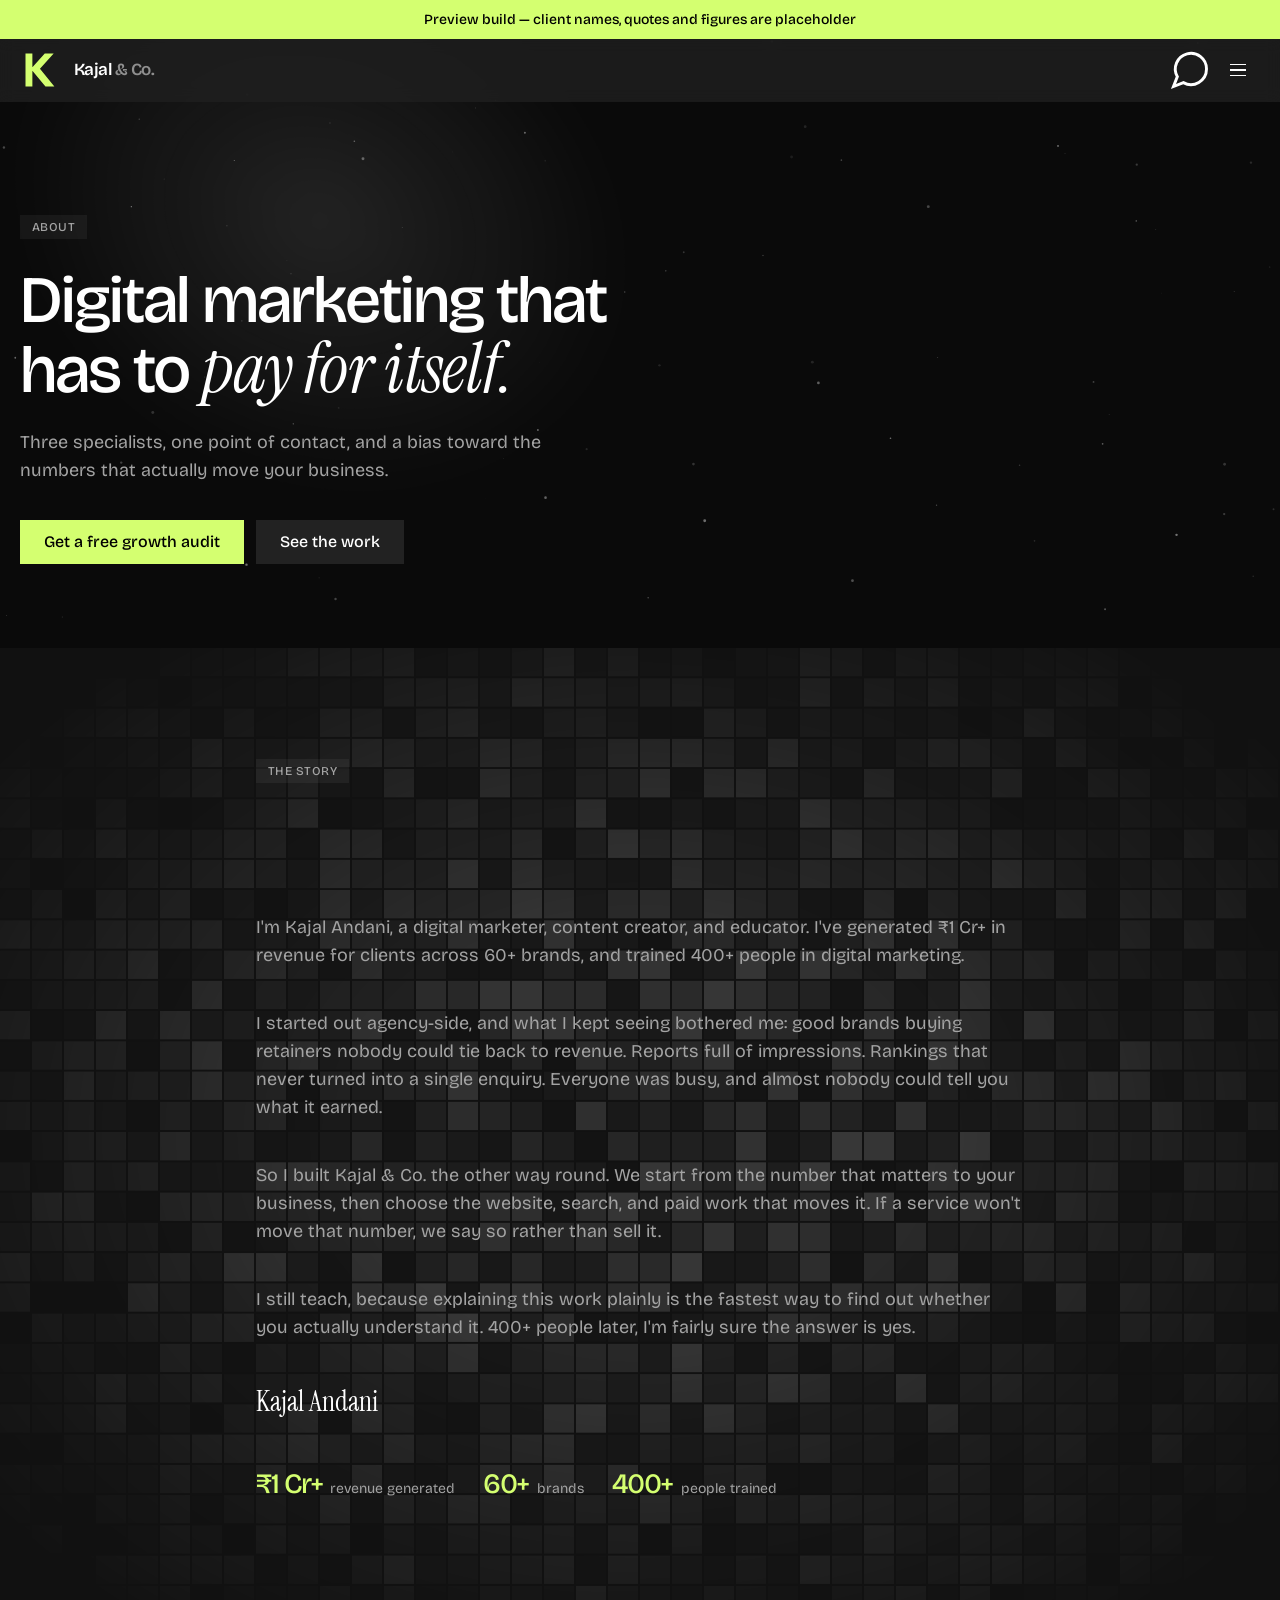
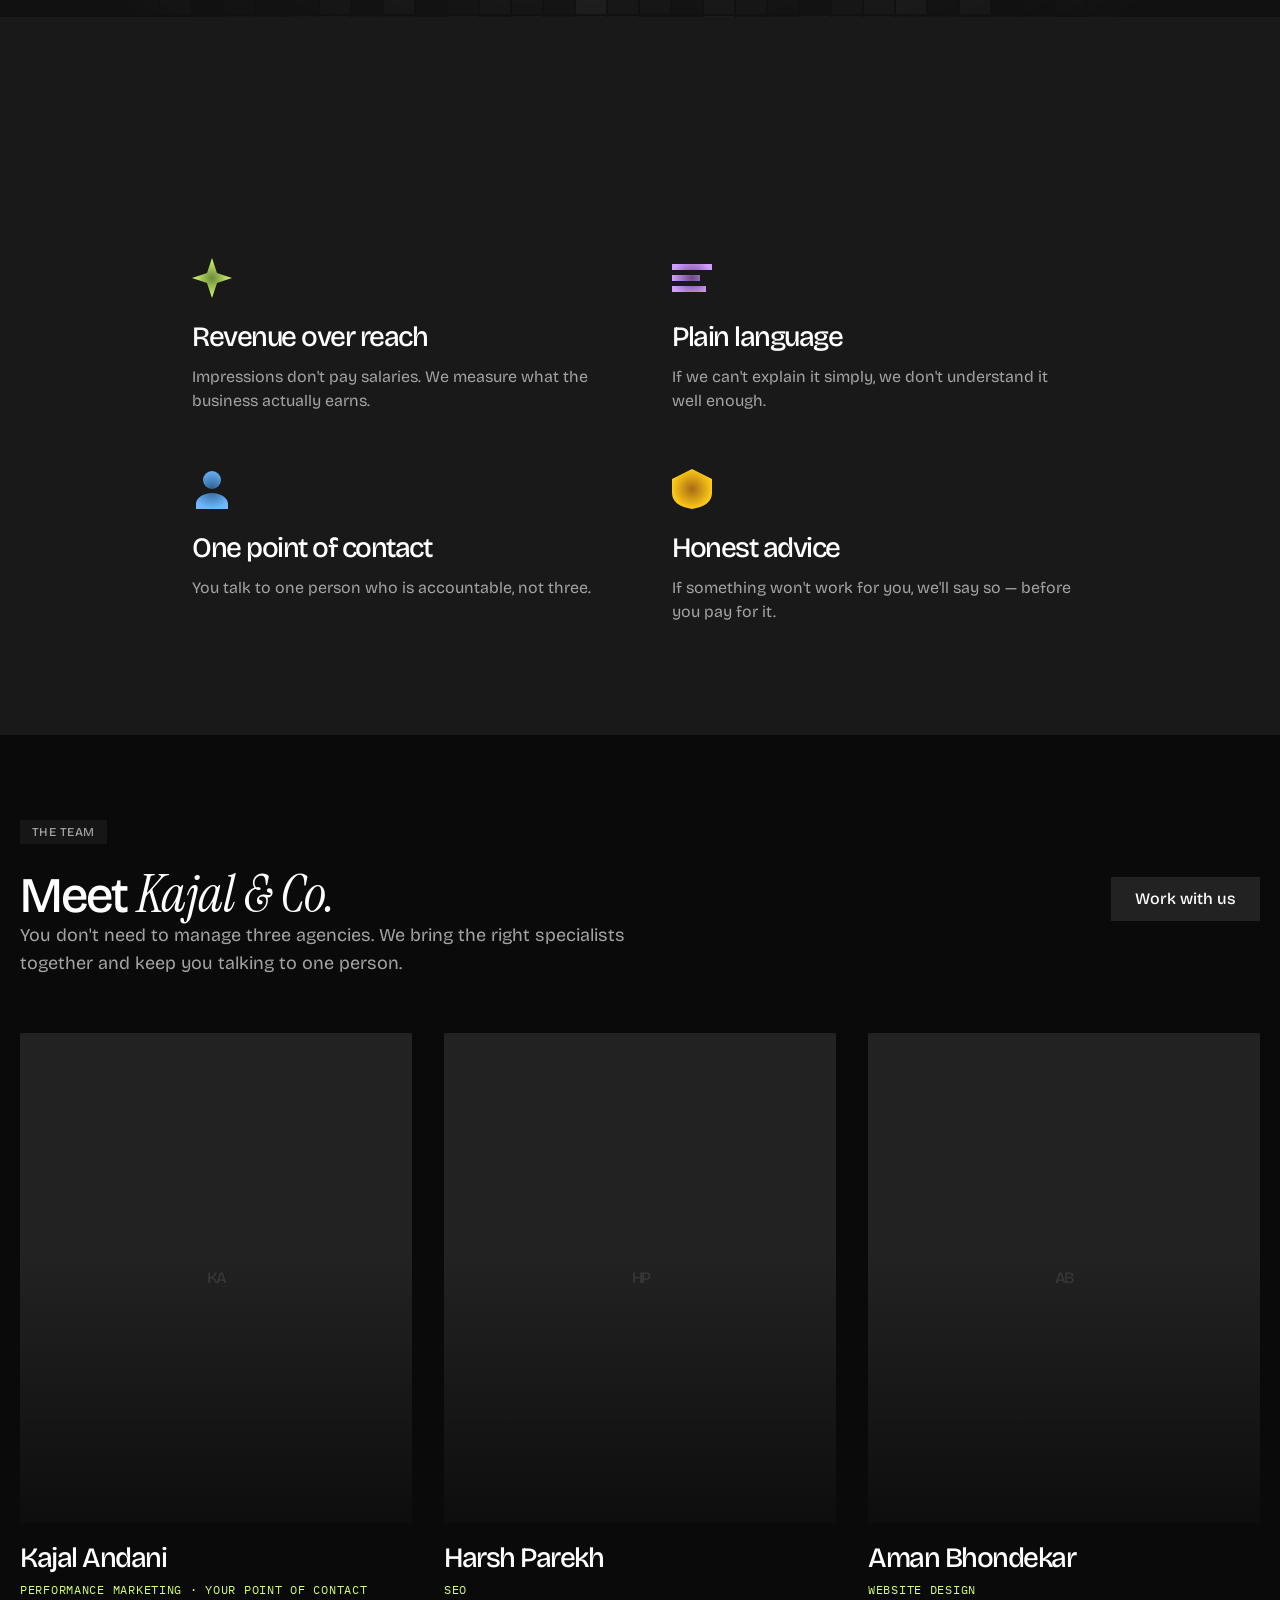
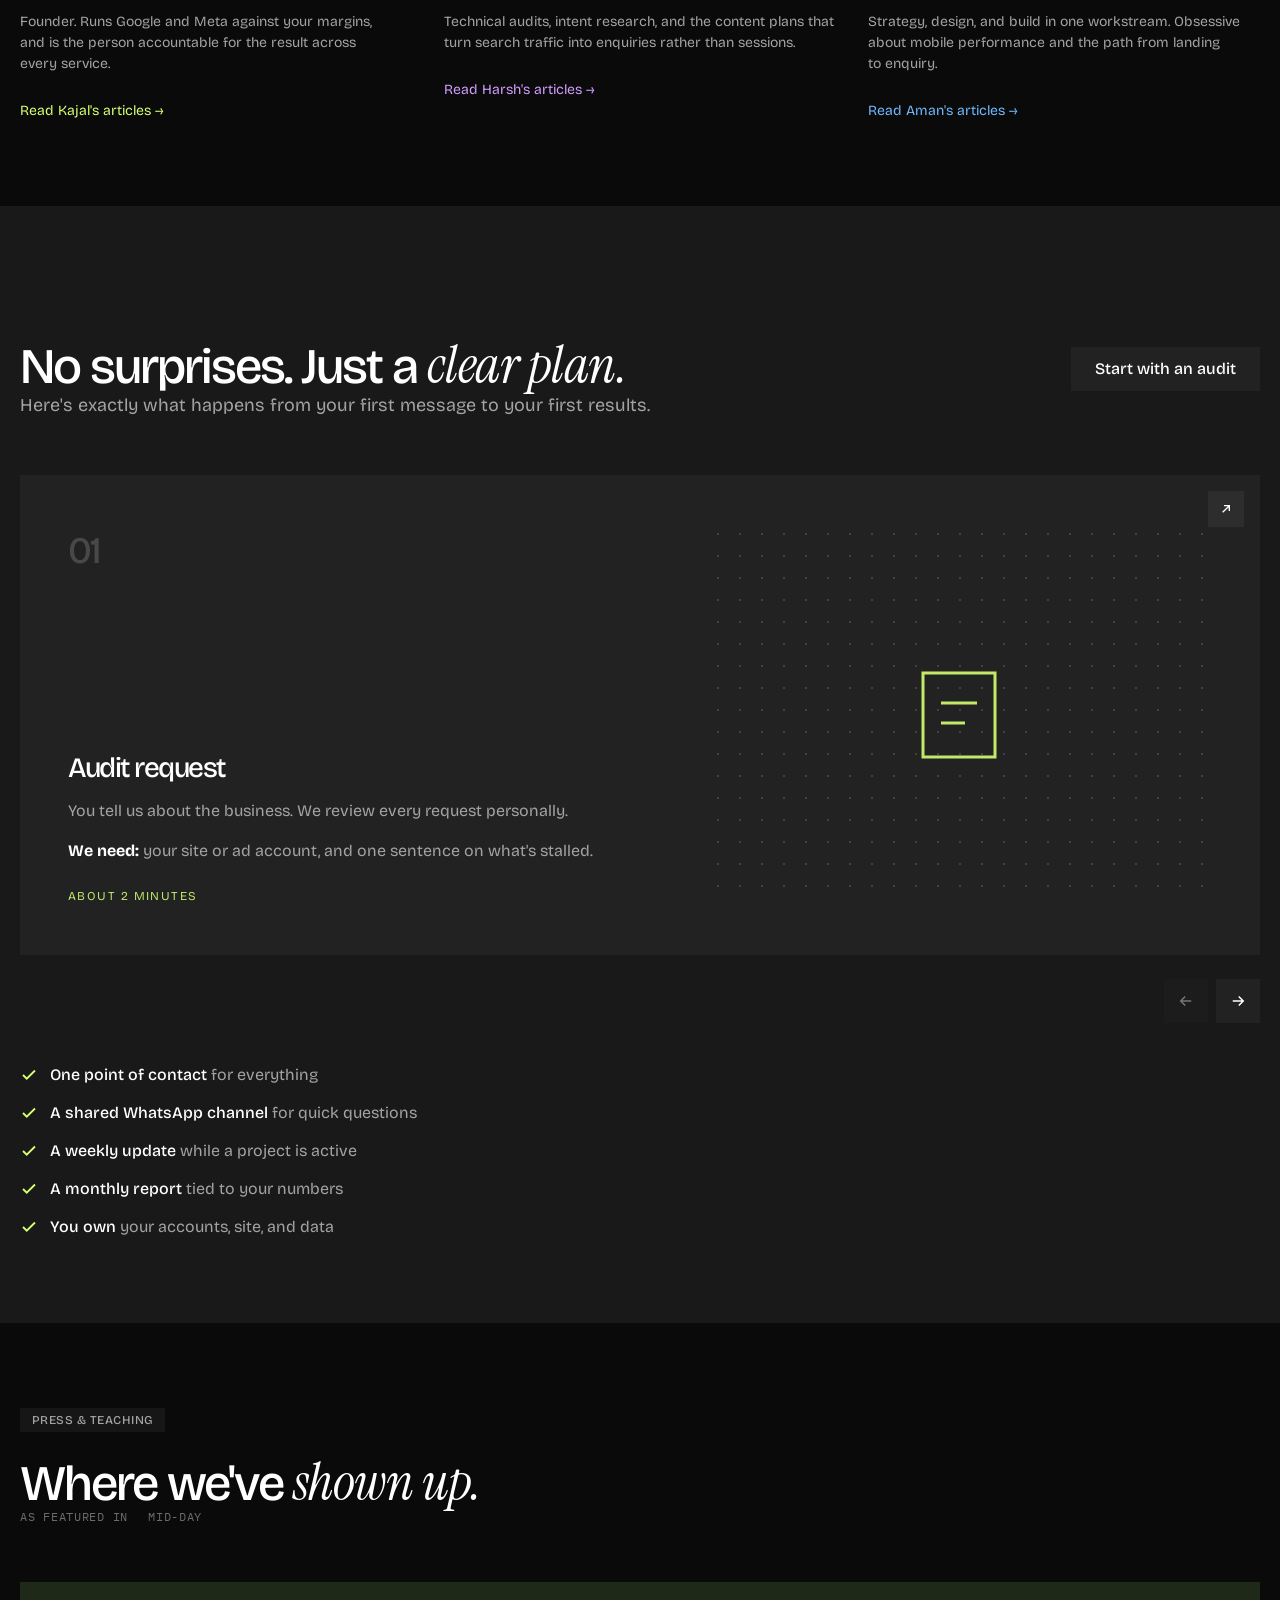
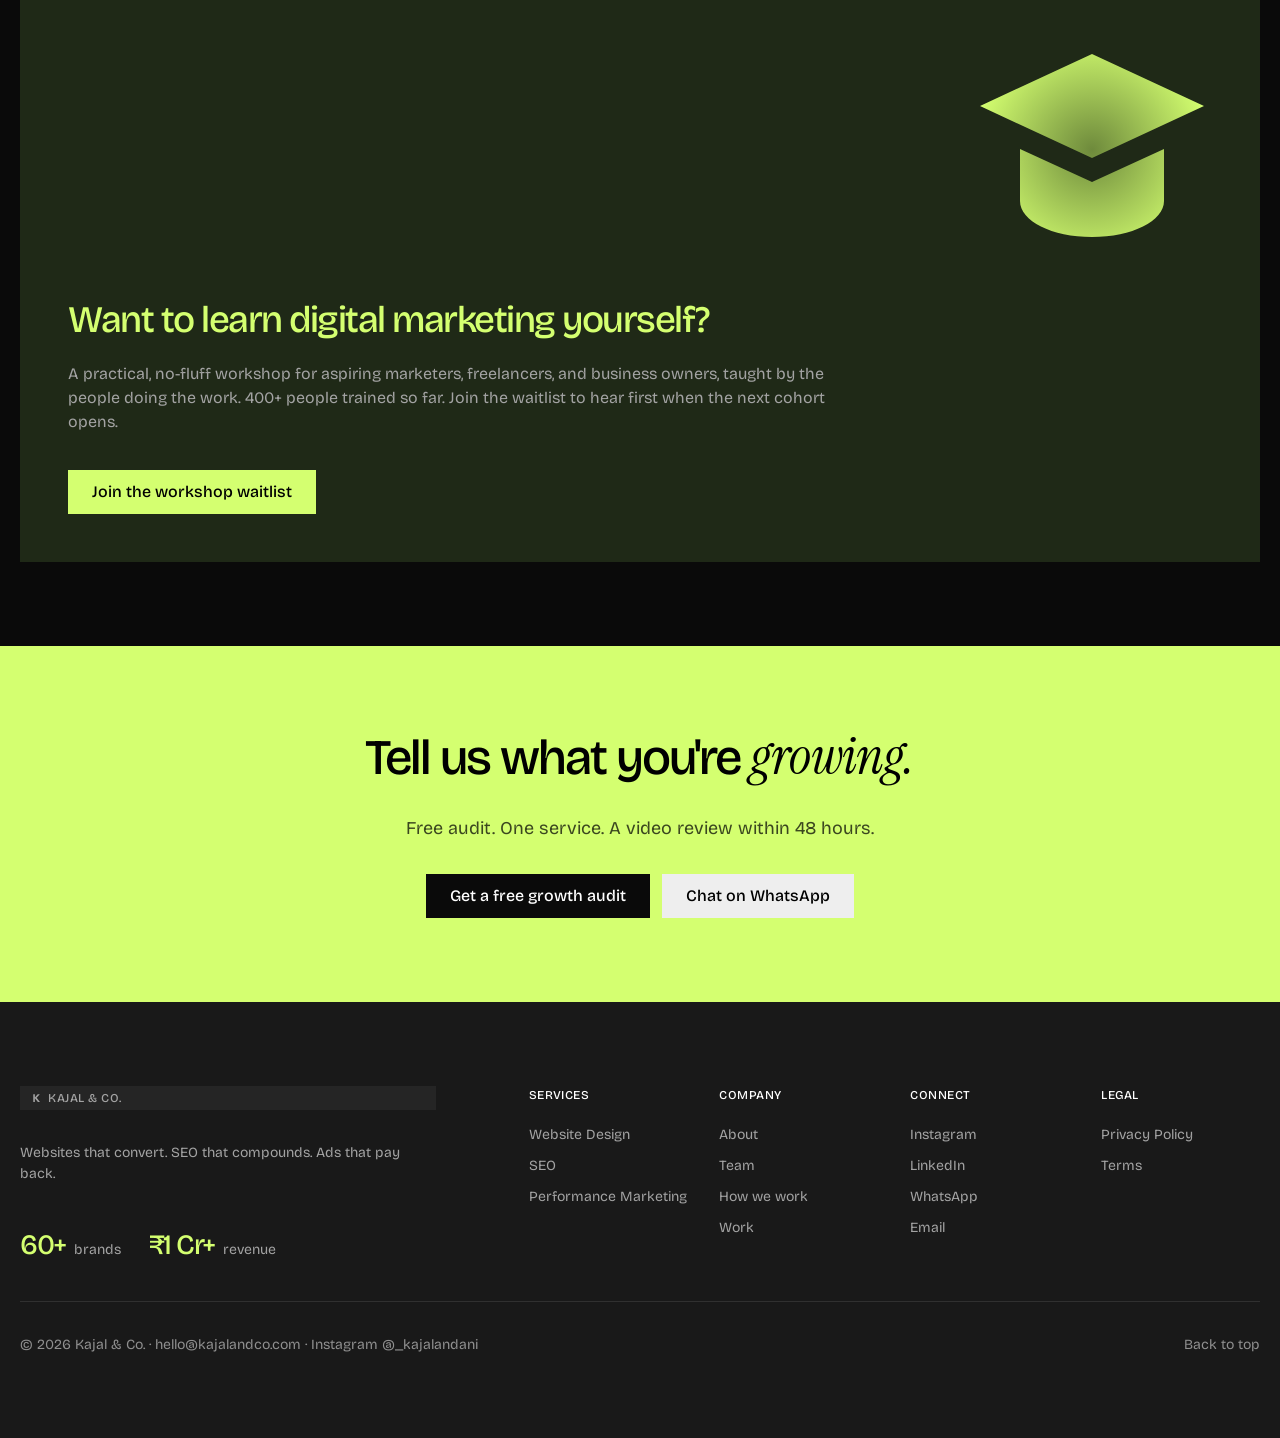
<file: about.html>
<!doctype html>
<html lang="en">
<head>
<meta charset="utf-8">
<meta name="viewport" content="width=device-width, initial-scale=1">
<!-- Preview build: placeholder client data. Remove before the real launch. -->
<meta name="robots" content="noindex, nofollow">
<title>About Kajal &amp; Co. | Digital Marketing That Pays for Itself</title>
<meta name="description" content="Meet Kajal Andani and the team behind Kajal &amp; Co.: website design, SEO, and performance marketing for brands that want leads.">
<link rel="preconnect" href="https://fonts.googleapis.com">
<link rel="preconnect" href="https://fonts.gstatic.com" crossorigin>
<link rel="stylesheet" href="assets/css/style.css">
</head>
<body class="has-announce">

<div class="announce"><a href="contact.html">Preview build &mdash; client names, quotes and figures are placeholder</a></div>

<header class="header">
  <div class="header__inner">
    <a href="index.html" class="header__logo" aria-label="Kajal &amp; Co. homepage">
      <svg viewBox="0 0 64 64" fill="none" aria-hidden="true"><path d="M8 8h10v20L36 8h13L29 30l21 26H37L18 33v23H8V8Z" fill="#d4ff70"/></svg>
      <span class="header__logo-text">Kajal <span class="faint">&amp; Co.</span></span>
    </a>
    <div class="header__actions">
      <a href="https://wa.me/910000000000" class="icon-btn" aria-label="Chat on WhatsApp">
        <svg viewBox="0 0 24 24" fill="none" stroke="currentColor" stroke-width="1.6"><path d="M21 11.5a8.5 8.5 0 0 1-12.6 7.4L3 21l2.1-5.4A8.5 8.5 0 1 1 21 11.5Z"/></svg>
      </a>
      <button type="button" class="icon-btn burger" data-nav-toggle aria-expanded="false" aria-controls="offcanvas" aria-label="Open menu">
        <span></span><span></span><span></span>
      </button>
    </div>
  </div>
</header>

<div class="offcanvas" id="offcanvas" aria-hidden="true">
  <div></div>
  <nav class="offcanvas__nav" aria-label="Primary">
    <a href="about.html" class="offcanvas__link" style="--i:0">About</a>
    <a href="services.html" class="offcanvas__link" style="--i:1">Services</a>
    <a href="portfolio.html" class="offcanvas__link" style="--i:2">Work</a>
    <a href="contact.html" class="offcanvas__link" style="--i:3">Free audit</a>
  </nav>
  <div class="container">
    <div class="offcanvas__foot">
      <span class="faint small">Websites that convert. SEO that compounds. Ads that pay back.</span>
      <div class="offcanvas__social muted small">
        <a href="#">Instagram</a><a href="#">LinkedIn</a><a href="https://wa.me/910000000000">WhatsApp</a>
      </div>
    </div>
  </div>
</div>

<main>

  <section class="hero hero--page">
    <div class="hero__bg" aria-hidden="true"><div class="hero__beam"></div><canvas class="hero__canvas"></canvas></div>
    <div class="hero__inner">
      <span class="badge reveal">About</span>
      <h1 class="h0 reveal" data-delay="80">Digital marketing that has to <span class="em">pay for itself.</span></h1>
      <p class="lead hero__lead reveal" data-delay="160">
        Three specialists, one point of contact, and a bias toward the numbers that actually move
        your business.
      </p>
      <div class="btn-row reveal" data-delay="240">
        <a href="contact.html" class="btn btn--primary">Get a free growth audit</a>
        <a href="portfolio.html" class="btn btn--ghost">See the work</a>
      </div>
    </div>
  </section>

  <!-- STORY -->
  <section class="statement bg-n1">
    <div class="statement__grid" aria-hidden="true"></div>
    <div class="container section-lg">
      <div class="statement__inner">
        <span class="badge reveal">The story</span>
        <h2 class="h2 leading-tight reveal" data-delay="60">Marketing that has to <span class="em">pay for itself.</span></h2>

        <p class="lead reveal" data-delay="100">
          I'm Kajal Andani, a digital marketer, content creator, and educator. I've generated
          &#8377;1 Cr+ in revenue for clients across 60+ brands, and trained 400+ people in digital marketing.
        </p>
        <p class="lead reveal" data-delay="140">
          I started out agency-side, and what I kept seeing bothered me: good brands buying retainers
          nobody could tie back to revenue. Reports full of impressions. Rankings that never turned into
          a single enquiry. Everyone was busy, and almost nobody could tell you what it earned.
        </p>
        <p class="lead reveal" data-delay="180">
          So I built Kajal &amp; Co. the other way round. We start from the number that matters to your
          business, then choose the website, search, and paid work that moves it. If a service won't
          move that number, we say so rather than sell it.
        </p>
        <p class="lead reveal" data-delay="220">
          I still teach, because explaining this work plainly is the fastest way to find out whether
          you actually understand it. 400+ people later, I'm fairly sure the answer is yes.
        </p>

        <p class="reveal" data-delay="260" style="font-family:var(--serif);font-size:var(--fs-h3);color:var(--ink)">Kajal Andani</p>

        <div class="statstrip reveal" data-delay="300" style="margin-top:0">
          <div><b>&#8377;1 Cr+</b><span>revenue generated</span></div>
          <div><b>60+</b><span>brands</span></div>
          <div><b>400+</b><span>people trained</span></div>
        </div>
      </div>
    </div>
  </section>

  <!-- PRINCIPLES -->
  <section class="bg-n2">
    <div class="container section-lg">
      <h2 class="h2 leading-tight center reveal" style="max-width:896px">
        Four things we won't <span class="em">trade away.</span>
      </h2>

      <div class="values">
        <div class="value reveal">
          <svg class="value__icon" viewBox="0 0 40 40" fill="none"><defs><radialGradient id="p1" cx="0" cy="0" r="1" gradientUnits="userSpaceOnUse" gradientTransform="translate(20 20) rotate(-45) scale(20)"><stop stop-color="#6E8A3C"/><stop offset="1" stop-color="#D4FF70"/></radialGradient></defs><path d="M20 0l5 15 15 5-15 5-5 15-5-15-15-5 15-5 5-15Z" fill="url(#p1)"/></svg>
          <h3 class="value__title">Revenue over reach</h3>
          <p>Impressions don't pay salaries. We measure what the business actually earns.</p>
        </div>
        <div class="value reveal" data-delay="80">
          <svg class="value__icon" viewBox="0 0 40 40" fill="none"><defs><radialGradient id="p2" cx="0" cy="0" r="1" gradientUnits="userSpaceOnUse" gradientTransform="translate(20 20) rotate(-45) scale(20)"><stop stop-color="#6D4A86"/><stop offset="1" stop-color="#D19DFF"/></radialGradient></defs><path d="M0 6h40v6H0V6Zm0 11h28v6H0v-6Zm0 11h34v6H0v-6Z" fill="url(#p2)"/></svg>
          <h3 class="value__title">Plain language</h3>
          <p>If we can't explain it simply, we don't understand it well enough.</p>
        </div>
        <div class="value reveal" data-delay="160">
          <svg class="value__icon" viewBox="0 0 40 40" fill="none"><defs><radialGradient id="p3" cx="0" cy="0" r="1" gradientUnits="userSpaceOnUse" gradientTransform="translate(20 20) rotate(-45) scale(20)"><stop stop-color="#2B5F8F"/><stop offset="1" stop-color="#70B8FF"/></radialGradient></defs><path d="M20 2a9 9 0 1 1 0 18 9 9 0 0 1 0-18Zm0 22c9 0 16 5 16 11v5H4v-5c0-6 7-11 16-11Z" fill="url(#p3)"/></svg>
          <h3 class="value__title">One point of contact</h3>
          <p>You talk to one person who is accountable, not three.</p>
        </div>
        <div class="value reveal" data-delay="240">
          <svg class="value__icon" viewBox="0 0 40 40" fill="none"><defs><radialGradient id="p4" cx="0" cy="0" r="1" gradientUnits="userSpaceOnUse" gradientTransform="translate(20 20) rotate(-45) scale(20)"><stop stop-color="#A76A15"/><stop offset="1" stop-color="#FFCA16"/></radialGradient></defs><path d="M20 0l20 10v14c0 9-8 14-20 16C8 38 0 33 0 24V10L20 0Z" fill="url(#p4)"/></svg>
          <h3 class="value__title">Honest advice</h3>
          <p>If something won't work for you, we'll say so &mdash; before you pay for it.</p>
        </div>
      </div>
    </div>
  </section>

  <!-- TEAM -->
  <section id="team">
    <div class="container section">
      <div class="sect-head">
        <div>
          <span class="badge reveal">The team</span>
          <h2 class="h1 reveal" data-delay="60">Meet <span class="em">Kajal &amp; Co.</span></h2>
        </div>
        <a href="contact.html" class="btn btn--ghost reveal" data-delay="120">Work with us</a>
      </div>
      <p class="lead reveal" style="max-width:640px">
        You don't need to manage three agencies. We bring the right specialists together and keep you
        talking to one person.
      </p>

      <div class="team">
        <article class="member reveal">
          <div class="member__photo"><span class="member__initials">KA</span></div>
          <h3 class="member__name">Kajal Andani</h3>
          <p class="member__role">Performance Marketing &middot; Your point of contact</p>
          <p class="member__bio">Founder. Runs Google and Meta against your margins, and is the person accountable for the result across every service.</p>
          <p class="mt-6"><a href="#" class="wa" style="color:var(--lime)">Read Kajal's articles &rarr;</a></p>
        </article>
        <article class="member reveal" data-delay="80">
          <div class="member__photo"><span class="member__initials">HP</span></div>
          <h3 class="member__name">Harsh Parekh</h3>
          <p class="member__role">SEO</p>
          <p class="member__bio">Technical audits, intent research, and the content plans that turn search traffic into enquiries rather than sessions.</p>
          <p class="mt-6"><a href="#" class="wa" style="color:var(--purple-11)">Read Harsh's articles &rarr;</a></p>
        </article>
        <article class="member reveal" data-delay="160">
          <div class="member__photo"><span class="member__initials">AB</span></div>
          <h3 class="member__name">Aman Bhondekar</h3>
          <p class="member__role">Website Design</p>
          <p class="member__bio">Strategy, design, and build in one workstream. Obsessive about mobile performance and the path from landing to enquiry.</p>
          <p class="mt-6"><a href="#" class="wa" style="color:var(--blue-11)">Read Aman's articles &rarr;</a></p>
        </article>
      </div>
    </div>
  </section>

  <!-- HOW WE WORK -->
  <section class="bg-n2" id="process">
    <div class="container section" data-slider>
      <div class="sect-head">
        <div>
          <span class="badge reveal">How we work</span>
          <h2 class="h1 reveal" data-delay="60">No surprises. Just a <span class="em">clear plan.</span></h2>
        </div>
        <a href="contact.html" class="btn btn--ghost reveal" data-delay="120">Start with an audit</a>
      </div>
      <p class="lead reveal" style="max-width:640px">
        Here's exactly what happens from your first message to your first results.
      </p>

      <div class="snap-slider reveal">
        <article class="process-card" style="background:var(--n3)">
          <span class="process-card__corner" aria-hidden="true"><svg viewBox="0 0 24 24" fill="none" stroke="currentColor" stroke-width="2"><path d="M7 17 17 7M9 7h8v8"/></svg></span>
          <div class="process-card__grid">
            <div class="process-card__main">
              <p class="process-card__num">01</p>
              <div>
                <h3 class="process-card__title">Audit request</h3>
                <p class="process-card__desc">You tell us about the business. We review every request personally.</p>
                <p class="process-card__desc"><b class="ink">We need:</b> your site or ad account, and one sentence on what's stalled.</p>
                <span class="process-card__time">About 2 minutes</span>
              </div>
            </div>
            <div class="dot-grid" aria-hidden="true"><svg viewBox="0 0 120 120" fill="none" stroke="var(--lime)" stroke-width="3"><path d="M24 18h72v84H24z"/><path d="M42 48h36M42 68h24"/></svg></div>
          </div>
        </article>

        <article class="process-card" style="background:var(--n3)">
          <span class="process-card__corner" aria-hidden="true"><svg viewBox="0 0 24 24" fill="none" stroke="currentColor" stroke-width="2"><path d="M7 17 17 7M9 7h8v8"/></svg></span>
          <div class="process-card__grid">
            <div class="process-card__main">
              <p class="process-card__num">02</p>
              <div>
                <h3 class="process-card__title">Video review</h3>
                <p class="process-card__desc">Within 48 hours, a recorded walkthrough of the first three things we'd change.</p>
                <p class="process-card__desc"><b class="ink">You get:</b> a recording you keep, whether or not we work together.</p>
                <span class="process-card__time">Within 48 hours</span>
              </div>
            </div>
            <div class="dot-grid" aria-hidden="true"><svg viewBox="0 0 120 120" fill="none" stroke="var(--purple-11)" stroke-width="3"><rect x="14" y="26" width="92" height="68"/><path d="m52 46 24 14-24 14V46Z"/></svg></div>
          </div>
        </article>

        <article class="process-card" style="background:var(--n3)">
          <span class="process-card__corner" aria-hidden="true"><svg viewBox="0 0 24 24" fill="none" stroke="currentColor" stroke-width="2"><path d="M7 17 17 7M9 7h8v8"/></svg></span>
          <div class="process-card__grid">
            <div class="process-card__main">
              <p class="process-card__num">03</p>
              <div>
                <h3 class="process-card__title">Scope and plan</h3>
                <p class="process-card__desc">If it's a fit, we agree deliverables, timeline, budget, and the numbers we'll be measured on.</p>
                <p class="process-card__desc"><b class="ink">You get:</b> a fixed scope and the metric we're accountable to.</p>
                <span class="process-card__time">1 &ndash; 2 weeks</span>
              </div>
            </div>
            <div class="dot-grid" aria-hidden="true"><svg viewBox="0 0 120 120" fill="none" stroke="var(--blue-11)" stroke-width="3"><path d="M20 94V40M50 94V20M80 94V58M104 94H12"/></svg></div>
          </div>
        </article>

        <article class="process-card" style="background:var(--n3)">
          <span class="process-card__corner" aria-hidden="true"><svg viewBox="0 0 24 24" fill="none" stroke="currentColor" stroke-width="2"><path d="M7 17 17 7M9 7h8v8"/></svg></span>
          <div class="process-card__grid">
            <div class="process-card__main">
              <p class="process-card__num">04</p>
              <div>
                <h3 class="process-card__title">Build and launch</h3>
                <p class="process-card__desc">The service owner runs the work. You stay in touch with one point of contact.</p>
                <p class="process-card__desc"><b class="ink">We need:</b> one decision-maker and timely feedback.</p>
                <span class="process-card__time">4 &ndash; 8 weeks</span>
              </div>
            </div>
            <div class="dot-grid" aria-hidden="true"><svg viewBox="0 0 120 120" fill="none" stroke="var(--amber-11)" stroke-width="3"><path d="M60 14c20 16 28 36 28 52a28 28 0 0 1-56 0c0-16 8-36 28-52Z"/><path d="M48 102h24"/></svg></div>
          </div>
        </article>

        <article class="process-card" style="background:var(--n3)">
          <span class="process-card__corner" aria-hidden="true"><svg viewBox="0 0 24 24" fill="none" stroke="currentColor" stroke-width="2"><path d="M7 17 17 7M9 7h8v8"/></svg></span>
          <div class="process-card__grid">
            <div class="process-card__main">
              <p class="process-card__num">05</p>
              <div>
                <h3 class="process-card__title">Report and improve</h3>
                <p class="process-card__desc">Weekly updates while a project is active, monthly reports tied to revenue or enquiries.</p>
                <p class="process-card__desc"><b class="ink">You get:</b> numbers you can act on, not a slide deck.</p>
                <span class="process-card__time">Ongoing</span>
              </div>
            </div>
            <div class="dot-grid" aria-hidden="true"><svg viewBox="0 0 120 120" fill="none" stroke="var(--teal-11)" stroke-width="3"><path d="M14 86 46 54l20 20 40-44"/><path d="M86 30h20v20"/></svg></div>
          </div>
        </article>
      </div>

      <div class="slider-nav">
        <button type="button" data-slide-prev aria-label="Previous phase"><svg viewBox="0 0 24 24" fill="none" stroke="currentColor" stroke-width="2"><path d="M19 12H5M11 18l-6-6 6-6"/></svg></button>
        <button type="button" data-slide-next aria-label="Next phase"><svg viewBox="0 0 24 24" fill="none" stroke="currentColor" stroke-width="2"><path d="M5 12h14M13 6l6 6-6 6"/></svg></button>
      </div>

      <ul class="checklist reveal" style="margin-top:40px">
        <li><svg viewBox="0 0 24 24" fill="none" stroke="currentColor" stroke-width="2.5"><path d="M20 6 9 17l-5-5"/></svg><span><b>One point of contact</b> for everything</span></li>
        <li><svg viewBox="0 0 24 24" fill="none" stroke="currentColor" stroke-width="2.5"><path d="M20 6 9 17l-5-5"/></svg><span><b>A shared WhatsApp channel</b> for quick questions</span></li>
        <li><svg viewBox="0 0 24 24" fill="none" stroke="currentColor" stroke-width="2.5"><path d="M20 6 9 17l-5-5"/></svg><span><b>A weekly update</b> while a project is active</span></li>
        <li><svg viewBox="0 0 24 24" fill="none" stroke="currentColor" stroke-width="2.5"><path d="M20 6 9 17l-5-5"/></svg><span><b>A monthly report</b> tied to your numbers</span></li>
        <li><svg viewBox="0 0 24 24" fill="none" stroke="currentColor" stroke-width="2.5"><path d="M20 6 9 17l-5-5"/></svg><span><b>You own</b> your accounts, site, and data</span></li>
      </ul>
    </div>
  </section>

  <!-- PRESS + WORKSHOP -->
  <section>
    <div class="container section">
      <div class="sect-head">
        <div>
          <span class="badge reveal">Press &amp; teaching</span>
          <h2 class="h1 reveal" data-delay="60">Where we've <span class="em">shown up.</span></h2>
        </div>
      </div>

      <p class="presslist reveal" style="justify-content:flex-start">
        <span>As featured in</span><span>Mid-Day</span>
        
      </p>

      <div class="stack-card mt-14 reveal" data-delay="80" style="--card-bg:var(--brand-3);--card-accent:var(--lime);--card-title:var(--lime);position:static">
        <div class="stack-card__grid">
          <div class="stack-card__main">
            <h3 class="stack-card__title">Want to learn digital marketing yourself?</h3>
            <p class="stack-card__copy">
              A practical, no-fluff workshop for aspiring marketers, freelancers, and business owners,
              taught by the people doing the work. 400+ people trained so far. Join the waitlist to hear
              first when the next cohort opens.
            </p>
            <a href="contact.html" class="btn btn--primary stack-card__cta">Join the workshop waitlist</a>
          </div>
          <div class="stack-card__art" aria-hidden="true">
            <svg viewBox="0 0 240 240" fill="none"><defs><radialGradient id="w1" cx="0" cy="0" r="1" gradientUnits="userSpaceOnUse" gradientTransform="translate(120 120) rotate(-45) scale(120)"><stop stop-color="#6E8A3C"/><stop offset="1" stop-color="#D4FF70"/></radialGradient></defs><path d="M120 24 232 76 120 128 8 76l112-52Zm0 128 72-33v52c0 20-32 36-72 36s-72-16-72-36v-52l72 33Z" fill="url(#w1)"/></svg>
          </div>
        </div>
      </div>
    </div>
  </section>

  <section class="lime-band">
    <div class="container section">
      <div class="cta-band__inner" style="text-align:center">
        <h2 class="h1 reveal">Tell us what you're <span class="em">growing.</span></h2>
        <p class="lead reveal" data-delay="60" style="color:rgba(0,0,0,.72);max-width:560px">
          Free audit. One service. A video review within 48 hours.
        </p>
        <div class="row-wrap reveal" data-delay="100" style="justify-content:center">
          <a href="contact.html" class="btn btn--dark">Get a free growth audit</a>
          <a href="https://wa.me/910000000000" class="btn btn--light">Chat on WhatsApp</a>
        </div>
      </div>
    </div>
  </section>

</main>

<footer class="footer">
  <div class="container section">
    <div class="footer__grid">
      <div class="footer__about">
        <span class="badge"><svg viewBox="0 0 64 64" fill="currentColor"><path d="M8 8h10v20L36 8h13L29 30l21 26H37L18 33v23H8V8Z"/></svg> Kajal &amp; Co.</span>
        <p class="small">Websites that convert. SEO that compounds. Ads that pay back.</p>
        <div class="statstrip" style="margin-top:8px">
          <div><b>60+</b><span>brands</span></div><div><b>&#8377;1 Cr+</b><span>revenue</span></div>
        </div>
      </div>
      <div><h4 class="footer__col-title">Services</h4><div class="footer__links">
        <a href="services.html#website-design">Website Design</a><a href="services.html#seo">SEO</a>
        <a href="services.html#performance-marketing">Performance Marketing</a></div></div>
      <div><h4 class="footer__col-title">Company</h4><div class="footer__links">
        <a href="about.html">About</a><a href="about.html#team">Team</a>
        <a href="about.html#process">How we work</a><a href="portfolio.html">Work</a></div></div>
      <div><h4 class="footer__col-title">Connect</h4><div class="footer__links">
        <a href="https://instagram.com/_kajalandani">Instagram</a><a href="#">LinkedIn</a>
        <a href="https://wa.me/910000000000">WhatsApp</a><a href="mailto:hello@kajalandco.com">Email</a></div></div>
      <div><h4 class="footer__col-title">Legal</h4><div class="footer__links">
        <a href="#">Privacy Policy</a><a href="#">Terms</a></div></div>
    </div>
    <div class="footer__bottom">
      <span class="faint">&copy; 2026 Kajal &amp; Co. &middot; hello@kajalandco.com &middot; Instagram @_kajalandani</span>
      <a href="#" class="faint">Back to top</a>
    </div>
  </div>
</footer>

<script src="assets/js/main.js"></script>
</body>
</html>
</file>
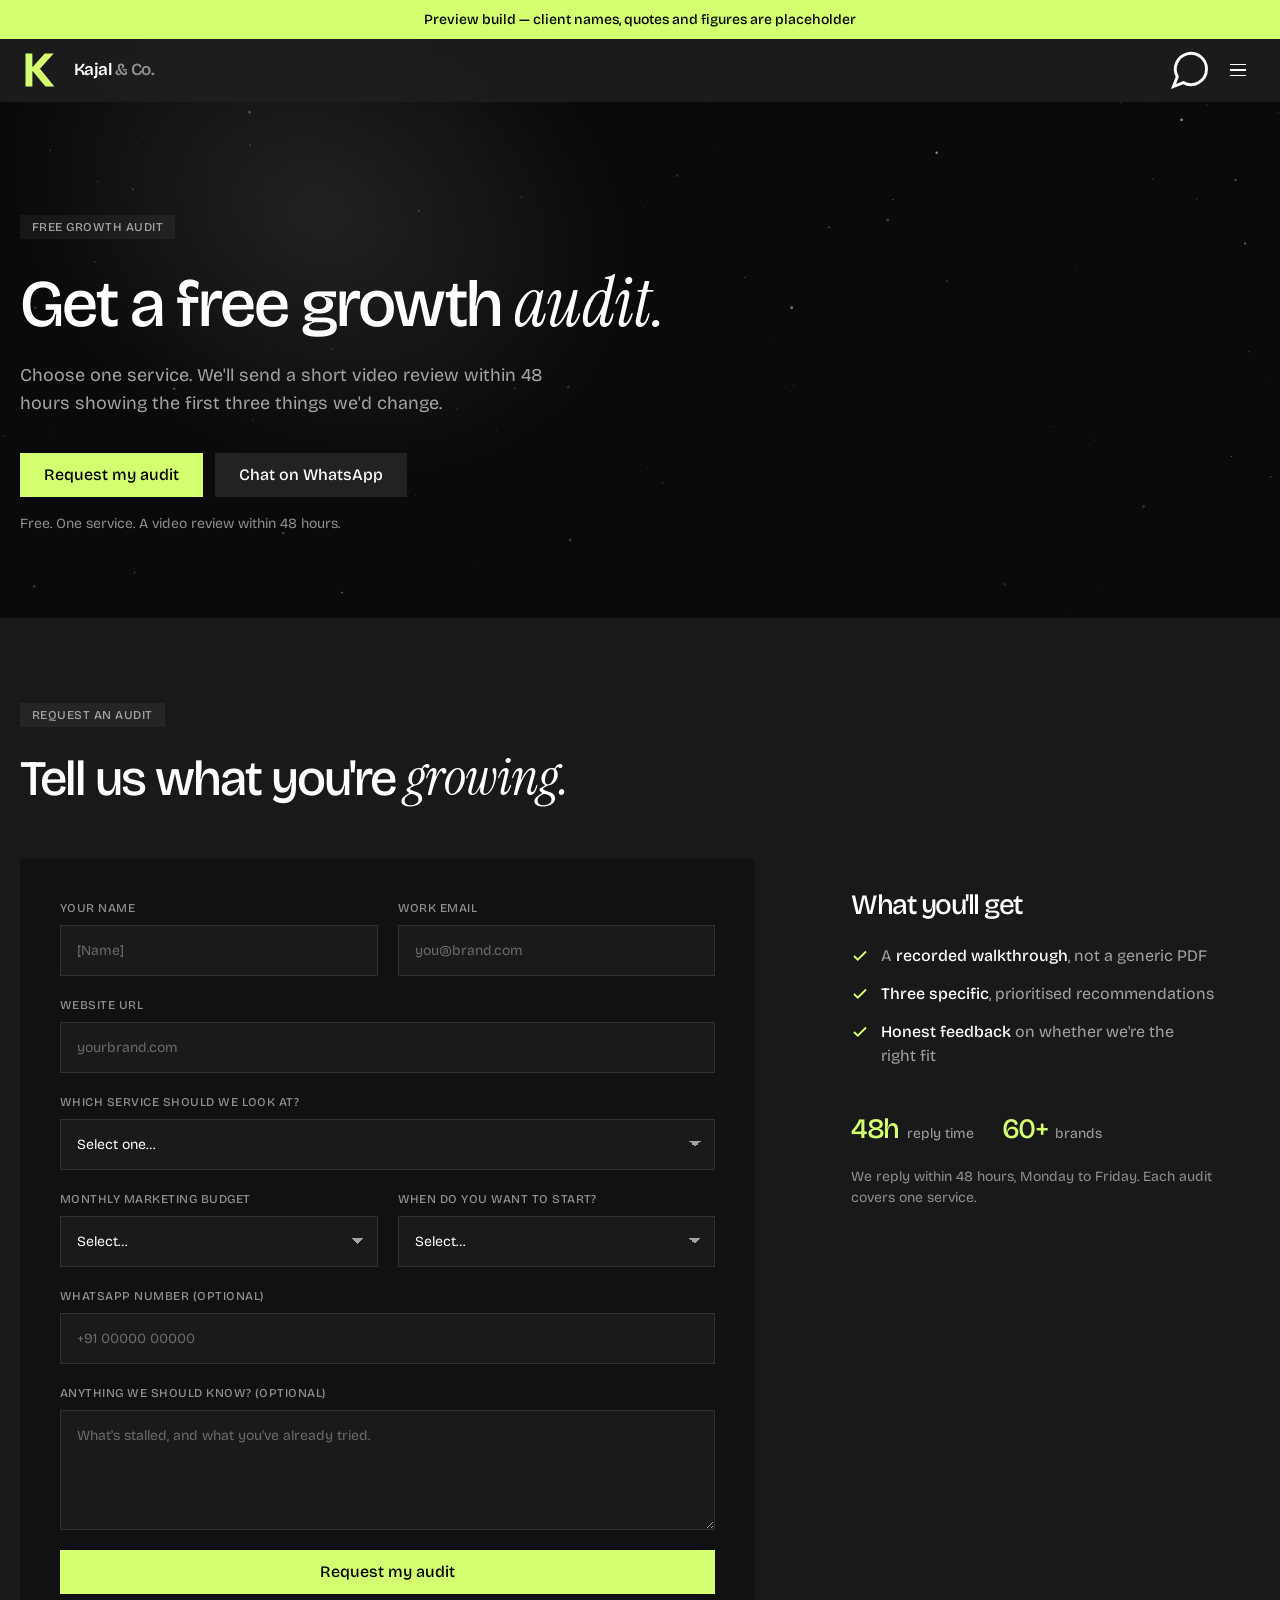
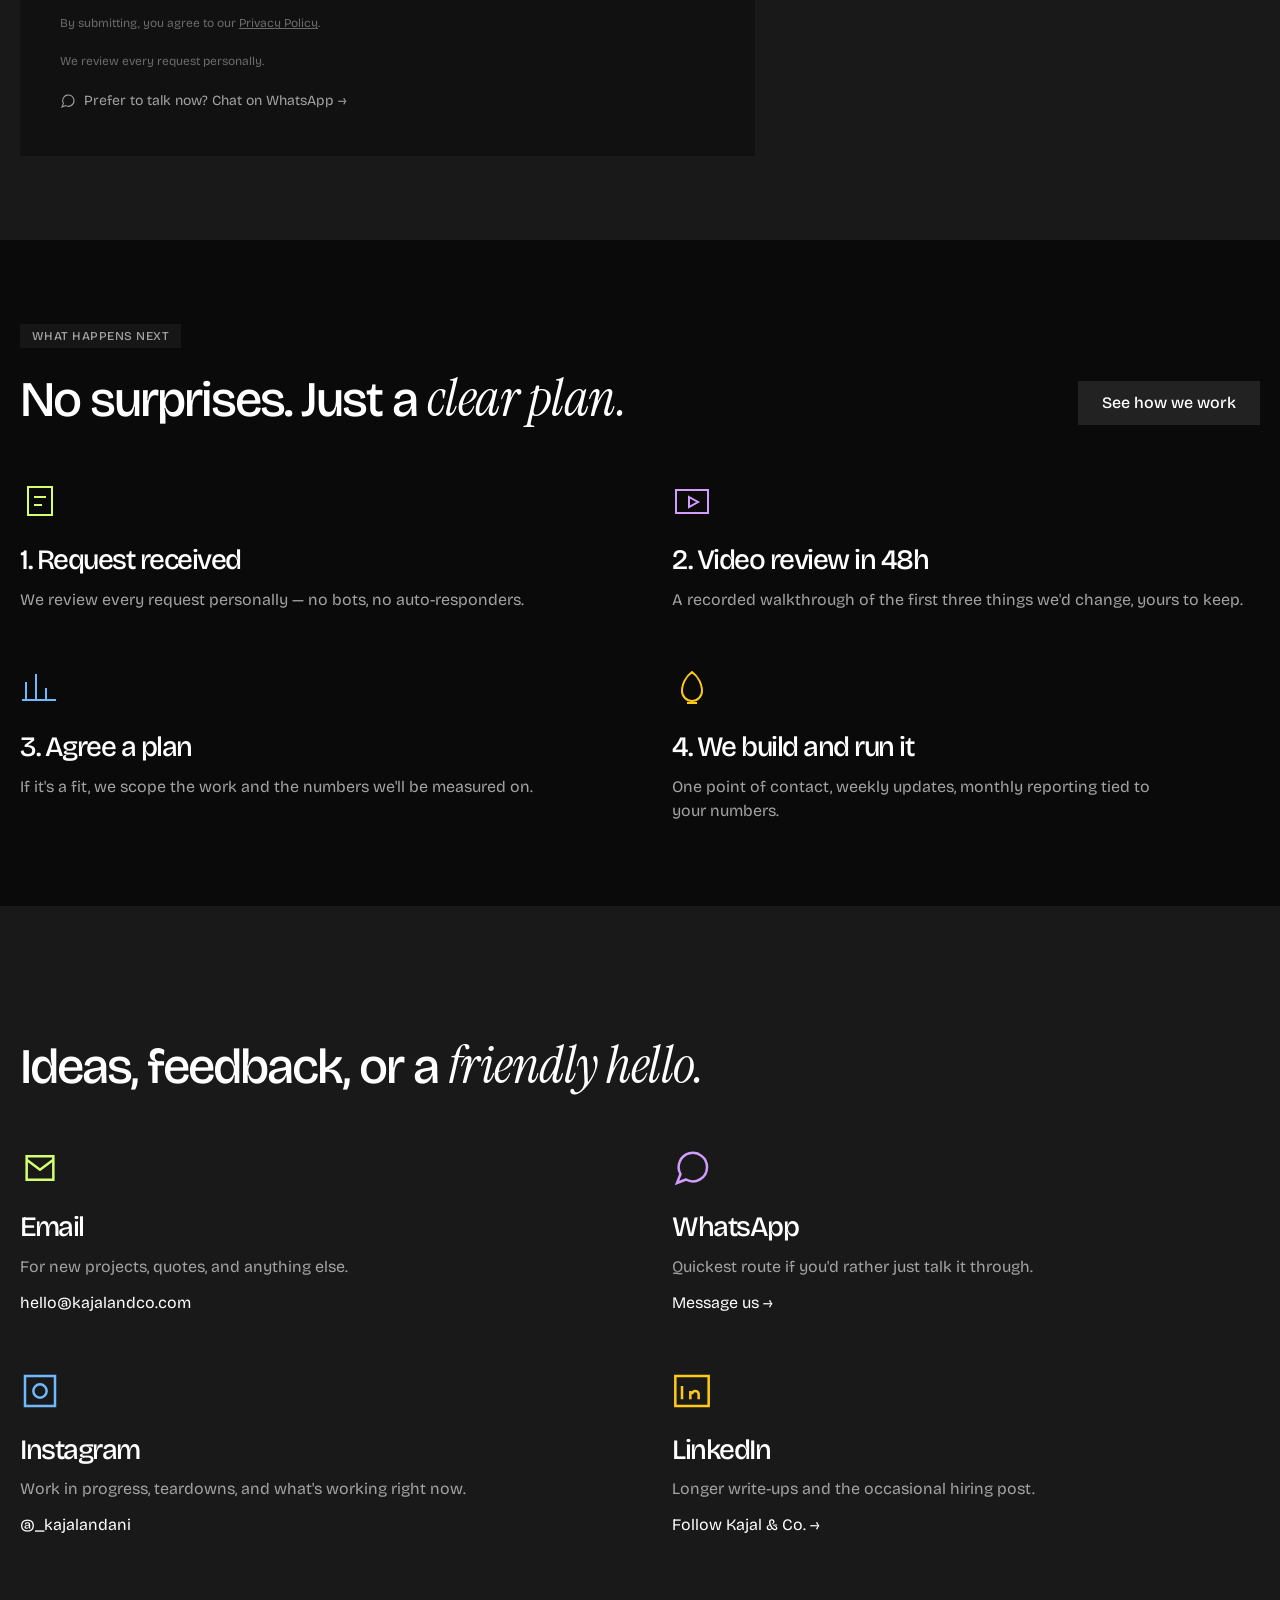
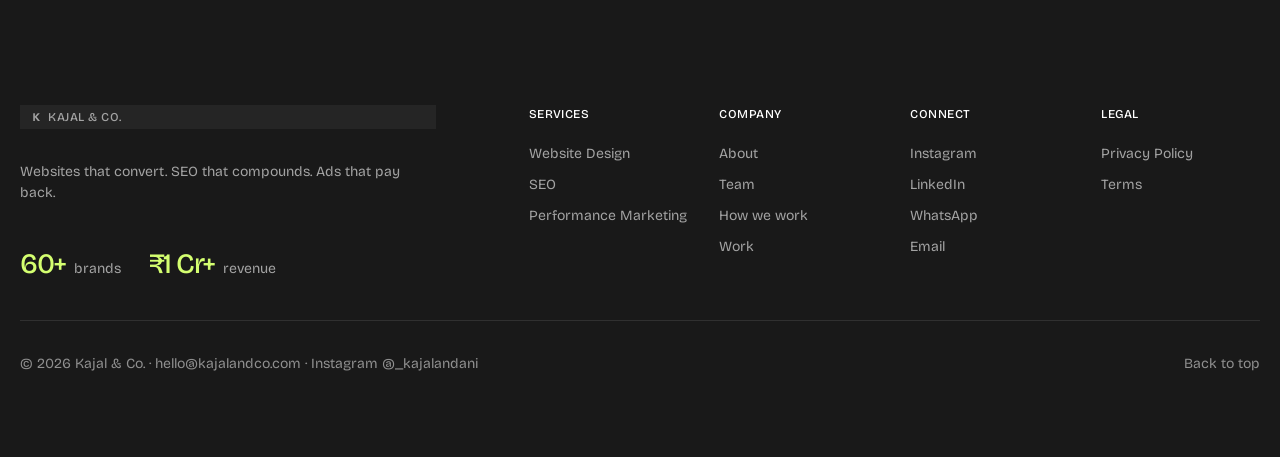
<file: contact.html>
<!doctype html>
<html lang="en">
<head>
<meta charset="utf-8">
<meta name="viewport" content="width=device-width, initial-scale=1">
<!-- Preview build: placeholder client data. Remove before the real launch. -->
<meta name="robots" content="noindex, nofollow">
<title>Free Growth Audit | Kajal &amp; Co.</title>
<meta name="description" content="Get a free, personalised video review of your website, SEO, or ads from Kajal &amp; Co. Reply within 48 hours.">
<link rel="preconnect" href="https://fonts.googleapis.com">
<link rel="preconnect" href="https://fonts.gstatic.com" crossorigin>
<link rel="stylesheet" href="assets/css/style.css">
</head>
<body class="has-announce">

<div class="announce"><a href="#form">Preview build &mdash; client names, quotes and figures are placeholder</a></div>

<header class="header">
  <div class="header__inner">
    <a href="index.html" class="header__logo" aria-label="Kajal &amp; Co. homepage">
      <svg viewBox="0 0 64 64" fill="none" aria-hidden="true"><path d="M8 8h10v20L36 8h13L29 30l21 26H37L18 33v23H8V8Z" fill="#d4ff70"/></svg>
      <span class="header__logo-text">Kajal <span class="faint">&amp; Co.</span></span>
    </a>
    <div class="header__actions">
      <a href="https://wa.me/910000000000" class="icon-btn" aria-label="Chat on WhatsApp">
        <svg viewBox="0 0 24 24" fill="none" stroke="currentColor" stroke-width="1.6"><path d="M21 11.5a8.5 8.5 0 0 1-12.6 7.4L3 21l2.1-5.4A8.5 8.5 0 1 1 21 11.5Z"/></svg>
      </a>
      <button type="button" class="icon-btn burger" data-nav-toggle aria-expanded="false" aria-controls="offcanvas" aria-label="Open menu">
        <span></span><span></span><span></span>
      </button>
    </div>
  </div>
</header>

<div class="offcanvas" id="offcanvas" aria-hidden="true">
  <div></div>
  <nav class="offcanvas__nav" aria-label="Primary">
    <a href="about.html" class="offcanvas__link" style="--i:0">About</a>
    <a href="services.html" class="offcanvas__link" style="--i:1">Services</a>
    <a href="portfolio.html" class="offcanvas__link" style="--i:2">Work</a>
    <a href="contact.html" class="offcanvas__link" style="--i:3">Free audit</a>
  </nav>
  <div class="container">
    <div class="offcanvas__foot">
      <span class="faint small">Websites that convert. SEO that compounds. Ads that pay back.</span>
      <div class="offcanvas__social muted small">
        <a href="#">Instagram</a><a href="#">LinkedIn</a><a href="https://wa.me/910000000000">WhatsApp</a>
      </div>
    </div>
  </div>
</div>

<main>

  <section class="hero hero--page">
    <div class="hero__bg" aria-hidden="true"><div class="hero__beam"></div><canvas class="hero__canvas"></canvas></div>
    <div class="hero__inner">
      <span class="badge reveal">Free growth audit</span>
      <h1 class="h0 reveal" data-delay="80">Get a free growth <span class="em">audit.</span></h1>
      <p class="lead hero__lead reveal" data-delay="160">
        Choose one service. We'll send a short video review within 48 hours showing the first three
        things we'd change.
      </p>
      <div class="btn-row reveal" data-delay="240">
        <a href="#form" class="btn btn--primary">Request my audit</a>
        <a href="https://wa.me/910000000000" class="btn btn--ghost">Chat on WhatsApp</a>
      </div>
      <p class="microcopy reveal" data-delay="280">Free. One service. A video review within 48 hours.</p>
    </div>
  </section>

  <!-- FORM -->
  <section class="bg-n2" id="form">
    <div class="container section">
      <div class="sect-head">
        <div>
          <span class="badge reveal">Request an audit</span>
          <h2 class="h1 reveal" data-delay="60">Tell us what you're <span class="em">growing.</span></h2>
        </div>
      </div>

      <div class="audit-grid">
        <form class="card-glass reveal" data-demo-form novalidate style="background:var(--n1);padding:40px">
          <div class="form">
            <div class="form__row form__row--2">
              <div class="field"><label for="c-name">Your name</label><input class="input" id="c-name" type="text" placeholder="[Name]" required></div>
              <div class="field"><label for="c-email">Work email</label><input class="input" id="c-email" type="email" placeholder="you@brand.com" required></div>
            </div>

            <div class="field"><label for="c-url">Website URL</label><input class="input" id="c-url" type="url" placeholder="yourbrand.com"></div>

            <div class="field">
              <label for="c-svc">Which service should we look at?</label>
              <select class="select" id="c-svc" required>
                <option value="">Select one&hellip;</option>
                <option>Website Design</option>
                <option>SEO</option>
                <option>Performance Marketing</option>
              </select>
            </div>

            <div class="form__row form__row--2">
              <div class="field">
                <label for="c-budget">Monthly marketing budget</label>
                <select class="select" id="c-budget">
                  <option value="">Select&hellip;</option>
                  <option>Under &#8377;50,000</option>
                  <option>&#8377;50,000 &ndash; &#8377;1,00,000</option>
                  <option>&#8377;1,00,000 &ndash; &#8377;3,00,000</option>
                  <option>&#8377;3,00,000 +</option>
                  <option>Not sure yet</option>
                </select>
              </div>
              <div class="field">
                <label for="c-start">When do you want to start?</label>
                <select class="select" id="c-start">
                  <option value="">Select&hellip;</option>
                  <option>As soon as possible</option>
                  <option>Within a month</option>
                  <option>This quarter</option>
                  <option>Just exploring</option>
                </select>
              </div>
            </div>

            <div class="field"><label for="c-wa">WhatsApp number (optional)</label><input class="input" id="c-wa" type="tel" placeholder="+91 00000 00000"></div>

            <div class="field"><label for="c-notes">Anything we should know? (optional)</label><textarea class="textarea" id="c-notes" placeholder="What's stalled, and what you've already tried."></textarea></div>

            <button type="submit" class="btn btn--primary" style="width:100%">Request my audit</button>
            <p class="consent">By submitting, you agree to our <a href="#">Privacy Policy</a>.</p>
            <p class="form__note" data-form-note>We review every request personally.</p>

            <p><a href="https://wa.me/910000000000" class="wa">
              <svg viewBox="0 0 24 24" fill="none" stroke="currentColor" stroke-width="1.6"><path d="M21 11.5a8.5 8.5 0 0 1-12.6 7.4L3 21l2.1-5.4A8.5 8.5 0 1 1 21 11.5Z"/></svg>
              Prefer to talk now? Chat on WhatsApp &rarr;</a></p>
          </div>
        </form>

        <aside class="audit-aside reveal" data-delay="80">
          <h3 class="h3">What you'll get</h3>
          <ul class="checklist">
            <li><svg viewBox="0 0 24 24" fill="none" stroke="currentColor" stroke-width="2.5"><path d="M20 6 9 17l-5-5"/></svg><span>A <b>recorded walkthrough</b>, not a generic PDF</span></li>
            <li><svg viewBox="0 0 24 24" fill="none" stroke="currentColor" stroke-width="2.5"><path d="M20 6 9 17l-5-5"/></svg><span><b>Three specific</b>, prioritised recommendations</span></li>
            <li><svg viewBox="0 0 24 24" fill="none" stroke="currentColor" stroke-width="2.5"><path d="M20 6 9 17l-5-5"/></svg><span><b>Honest feedback</b> on whether we're the right fit</span></li>
          </ul>

          <div class="statstrip" style="margin-top:40px">
            <div><b>48h</b><span>reply time</span></div>
            <div><b>60+</b><span>brands</span></div>
          </div>

          <p class="microcopy">We reply within 48 hours, Monday to Friday. Each audit covers one service.</p>
        </aside>
      </div>
    </div>
  </section>

  <!-- WHAT HAPPENS NEXT -->
  <section>
    <div class="container section">
      <div class="sect-head">
        <div>
          <span class="badge reveal">What happens next</span>
          <h2 class="h1 reveal" data-delay="60">No surprises. Just a <span class="em">clear plan.</span></h2>
        </div>
        <a href="about.html#process" class="btn btn--ghost reveal" data-delay="120">See how we work</a>
      </div>

      <div class="values" style="max-width:none;margin-top:56px">
        <div class="value reveal">
          <svg class="value__icon" viewBox="0 0 40 40" fill="none" stroke="var(--lime)" stroke-width="2"><path d="M8 6h24v28H8z"/><path d="M14 16h12M14 24h8"/></svg>
          <h3 class="value__title">1. Request received</h3>
          <p>We review every request personally &mdash; no bots, no auto-responders.</p>
        </div>
        <div class="value reveal" data-delay="80">
          <svg class="value__icon" viewBox="0 0 40 40" fill="none" stroke="var(--purple-11)" stroke-width="2"><rect x="4" y="9" width="32" height="23"/><path d="m17 16 9 5-9 5v-10Z"/></svg>
          <h3 class="value__title">2. Video review in 48h</h3>
          <p>A recorded walkthrough of the first three things we'd change, yours to keep.</p>
        </div>
        <div class="value reveal" data-delay="160">
          <svg class="value__icon" viewBox="0 0 40 40" fill="none" stroke="var(--blue-11)" stroke-width="2"><path d="M6 32V14M16 32V6M26 32V20M36 32H2"/></svg>
          <h3 class="value__title">3. Agree a plan</h3>
          <p>If it's a fit, we scope the work and the numbers we'll be measured on.</p>
        </div>
        <div class="value reveal" data-delay="240">
          <svg class="value__icon" viewBox="0 0 40 40" fill="none" stroke="var(--amber-11)" stroke-width="2"><path d="M20 4c7 5 10 13 10 19a10 10 0 0 1-20 0c0-6 3-14 10-19Z"/><path d="M15 35h10"/></svg>
          <h3 class="value__title">4. We build and run it</h3>
          <p>One point of contact, weekly updates, monthly reporting tied to your numbers.</p>
        </div>
      </div>
    </div>
  </section>

  <!-- CONNECT -->
  <section class="bg-n2">
    <div class="container section">
      <div class="sect-head">
        <div>
          <span class="badge reveal">Let's connect</span>
          <h2 class="h1 reveal" data-delay="60">Ideas, feedback, or a <span class="em">friendly hello.</span></h2>
        </div>
      </div>

      <div class="values" style="max-width:none;margin-top:56px">
        <div class="value reveal">
          <svg class="value__icon" viewBox="0 0 24 24" fill="none" stroke="var(--lime)" stroke-width="1.5"><path d="M4 5h16v14H4z"/><path d="m4 7 8 6 8-6"/></svg>
          <h3 class="value__title">Email</h3>
          <p>For new projects, quotes, and anything else.</p>
          <p class="mt-6"><a href="mailto:hello@kajalandco.com" class="ink">hello@kajalandco.com</a></p>
        </div>
        <div class="value reveal" data-delay="80">
          <svg class="value__icon" viewBox="0 0 24 24" fill="none" stroke="var(--purple-11)" stroke-width="1.5"><path d="M21 11.5a8.5 8.5 0 0 1-12.6 7.4L3 21l2.1-5.4A8.5 8.5 0 1 1 21 11.5Z"/></svg>
          <h3 class="value__title">WhatsApp</h3>
          <p>Quickest route if you'd rather just talk it through.</p>
          <p class="mt-6"><a href="https://wa.me/910000000000" class="ink">Message us &rarr;</a></p>
        </div>
        <div class="value reveal" data-delay="160">
          <svg class="value__icon" viewBox="0 0 24 24" fill="none" stroke="var(--blue-11)" stroke-width="1.5"><rect x="3" y="3" width="18" height="18"/><circle cx="12" cy="12" r="4"/><path d="M17.5 6.5v.01"/></svg>
          <h3 class="value__title">Instagram</h3>
          <p>Work in progress, teardowns, and what's working right now.</p>
          <p class="mt-6"><a href="https://instagram.com/_kajalandani" class="ink">@_kajalandani</a></p>
        </div>
        <div class="value reveal" data-delay="240">
          <svg class="value__icon" viewBox="0 0 24 24" fill="none" stroke="var(--amber-11)" stroke-width="1.5"><rect x="2" y="3" width="20" height="18"/><path d="M6 9v8M6 6v.01M11 17v-5M16 17v-3a2 2 0 0 0-4 0"/></svg>
          <h3 class="value__title">LinkedIn</h3>
          <p>Longer write-ups and the occasional hiring post.</p>
          <p class="mt-6"><a href="#" class="ink">Follow Kajal &amp; Co. &rarr;</a></p>
        </div>
      </div>
    </div>
  </section>

</main>

<footer class="footer">
  <div class="container section">
    <div class="footer__grid">
      <div class="footer__about">
        <span class="badge"><svg viewBox="0 0 64 64" fill="currentColor"><path d="M8 8h10v20L36 8h13L29 30l21 26H37L18 33v23H8V8Z"/></svg> Kajal &amp; Co.</span>
        <p class="small">Websites that convert. SEO that compounds. Ads that pay back.</p>
        <div class="statstrip" style="margin-top:8px">
          <div><b>60+</b><span>brands</span></div><div><b>&#8377;1 Cr+</b><span>revenue</span></div>
        </div>
      </div>
      <div><h4 class="footer__col-title">Services</h4><div class="footer__links">
        <a href="services.html#website-design">Website Design</a><a href="services.html#seo">SEO</a>
        <a href="services.html#performance-marketing">Performance Marketing</a></div></div>
      <div><h4 class="footer__col-title">Company</h4><div class="footer__links">
        <a href="about.html">About</a><a href="about.html#team">Team</a>
        <a href="about.html#process">How we work</a><a href="portfolio.html">Work</a></div></div>
      <div><h4 class="footer__col-title">Connect</h4><div class="footer__links">
        <a href="https://instagram.com/_kajalandani">Instagram</a><a href="#">LinkedIn</a>
        <a href="https://wa.me/910000000000">WhatsApp</a><a href="mailto:hello@kajalandco.com">Email</a></div></div>
      <div><h4 class="footer__col-title">Legal</h4><div class="footer__links">
        <a href="#">Privacy Policy</a><a href="#">Terms</a></div></div>
    </div>
    <div class="footer__bottom">
      <span class="faint">&copy; 2026 Kajal &amp; Co. &middot; hello@kajalandco.com &middot; Instagram @_kajalandani</span>
      <a href="#" class="faint">Back to top</a>
    </div>
  </div>
</footer>

<script src="assets/js/main.js"></script>
</body>
</html>
</file>
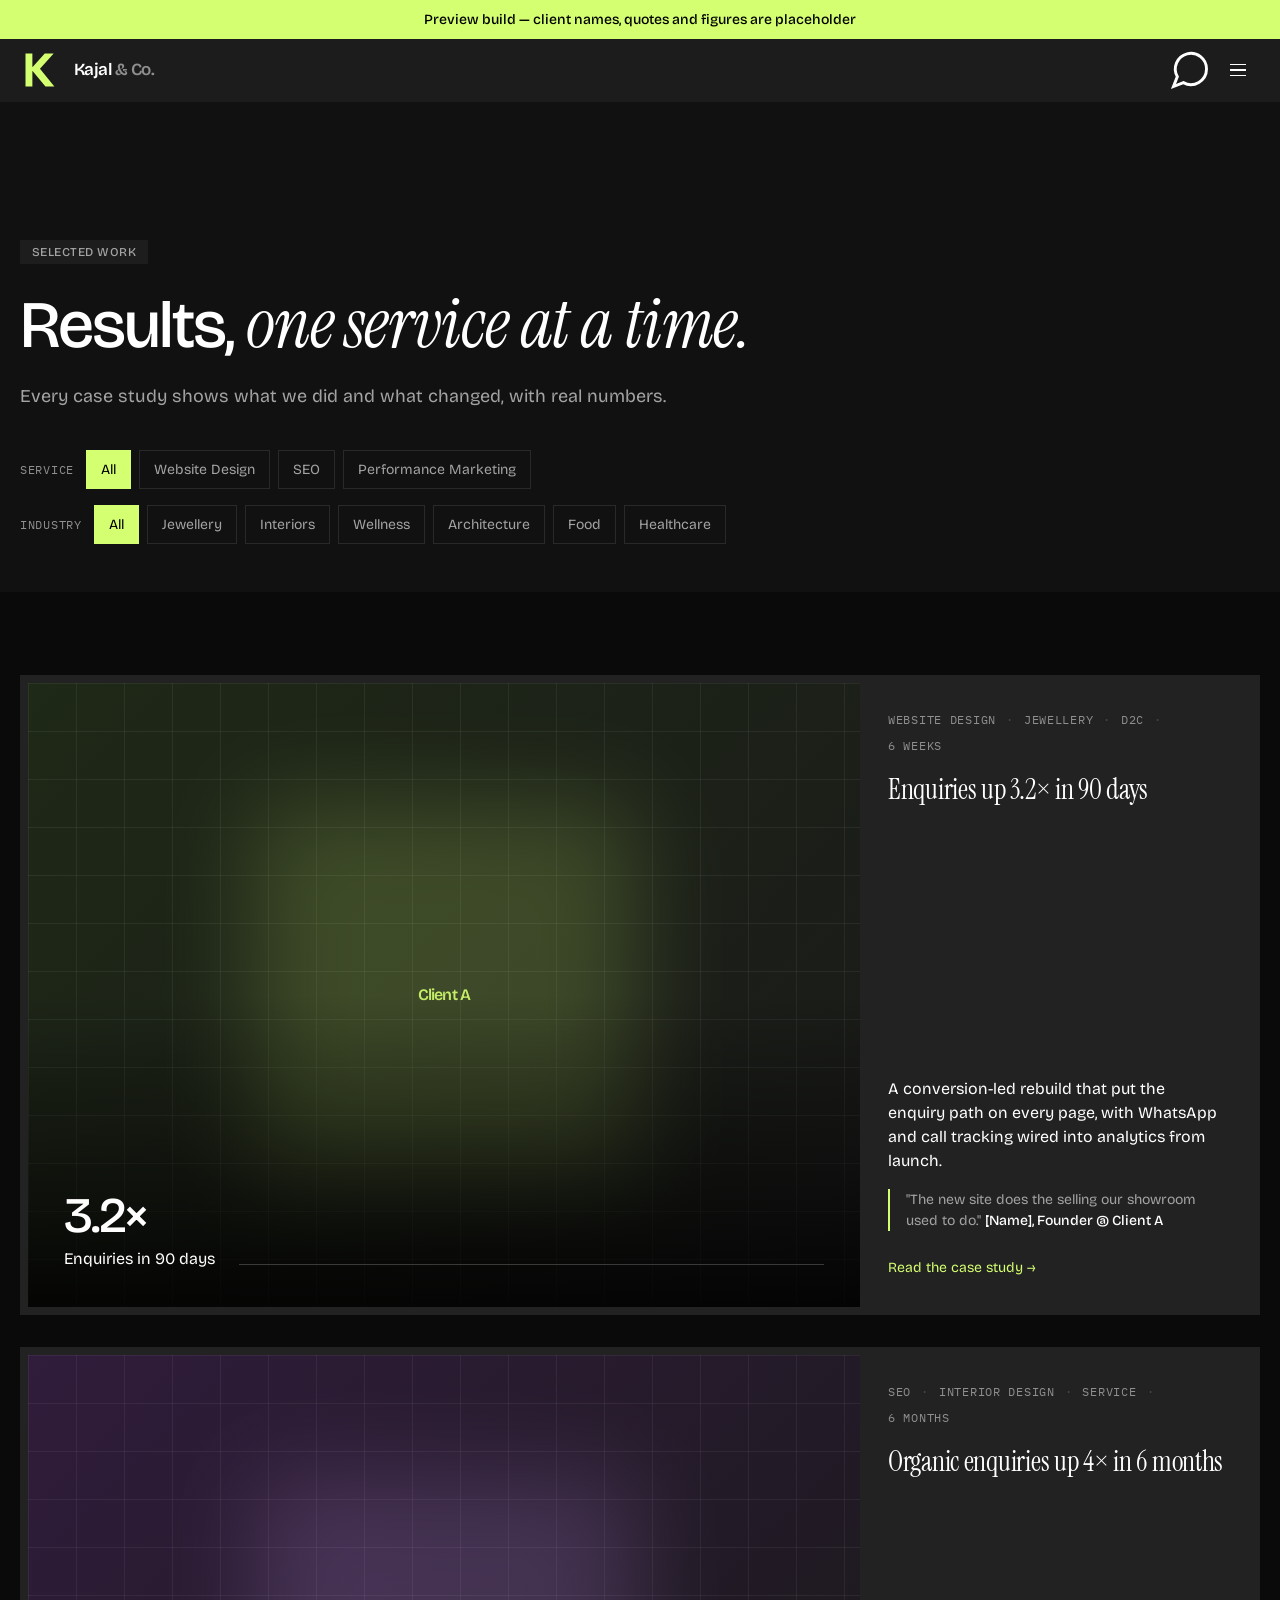
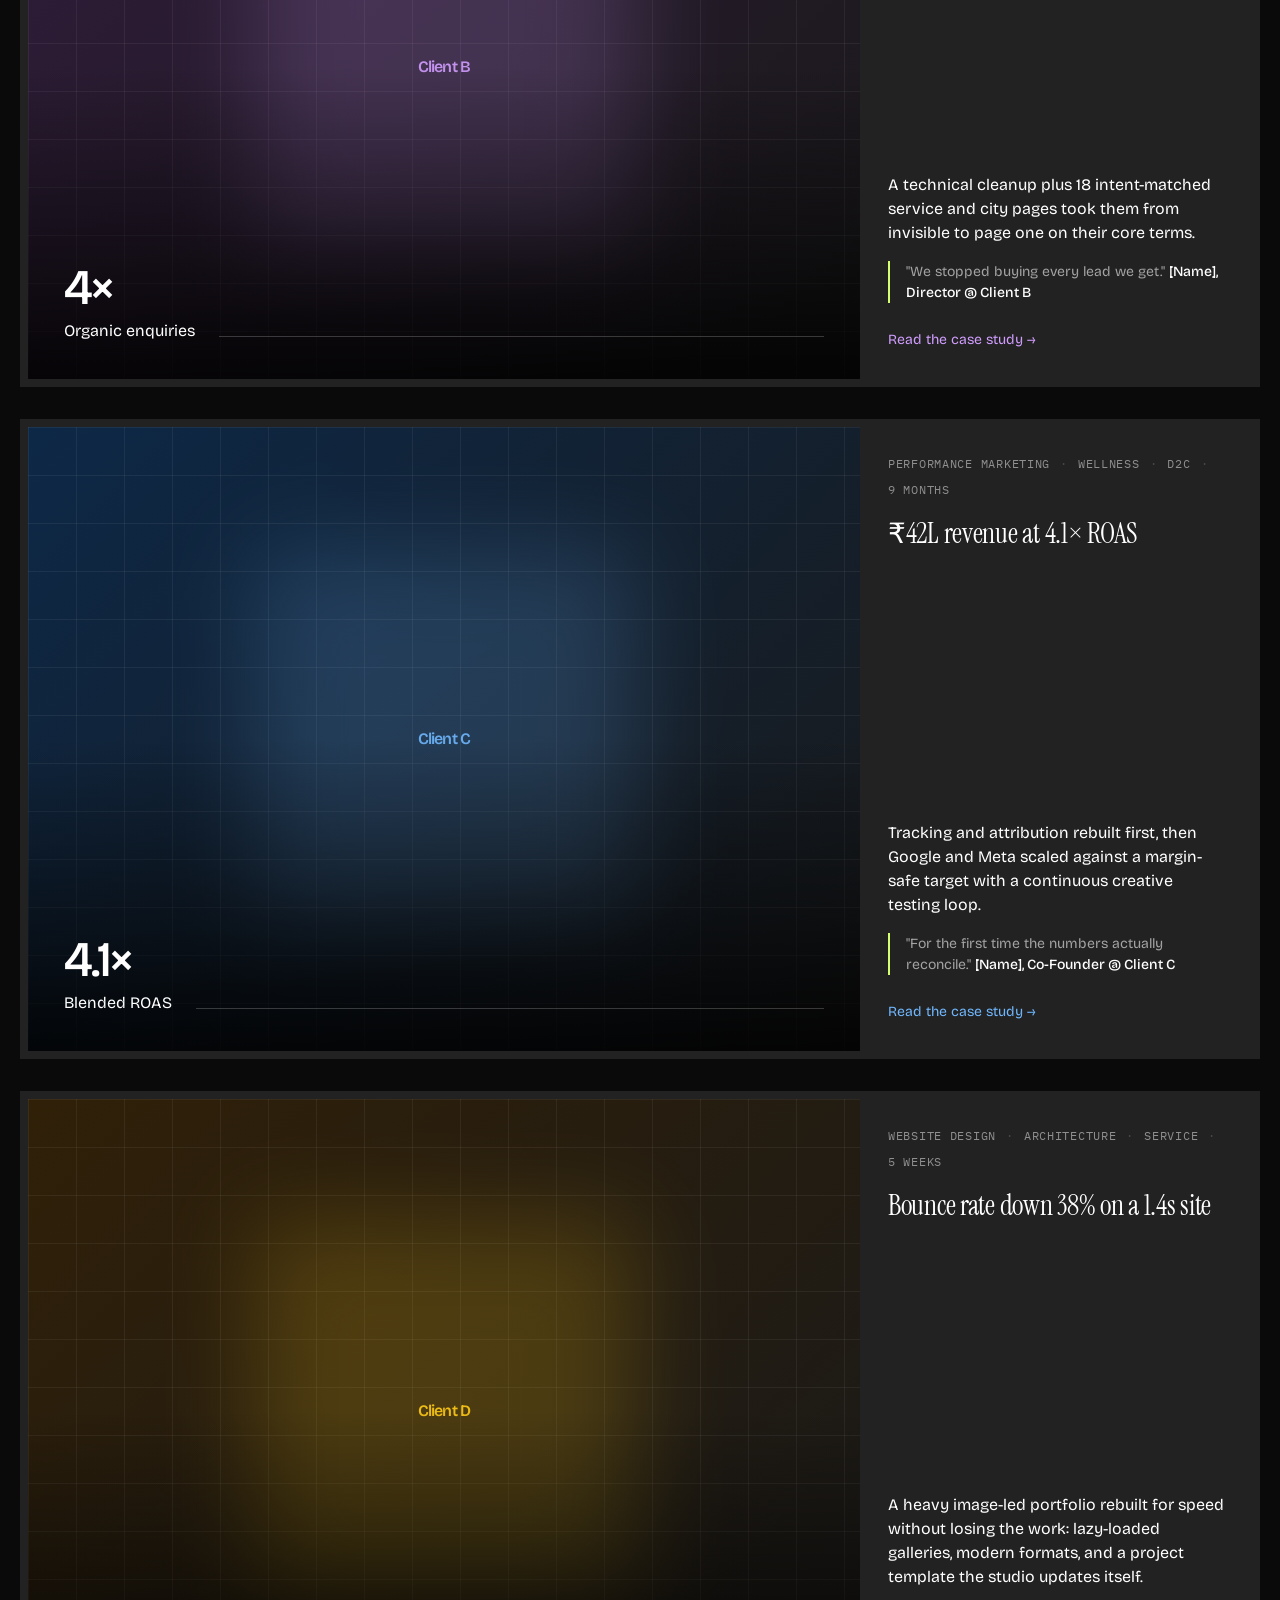
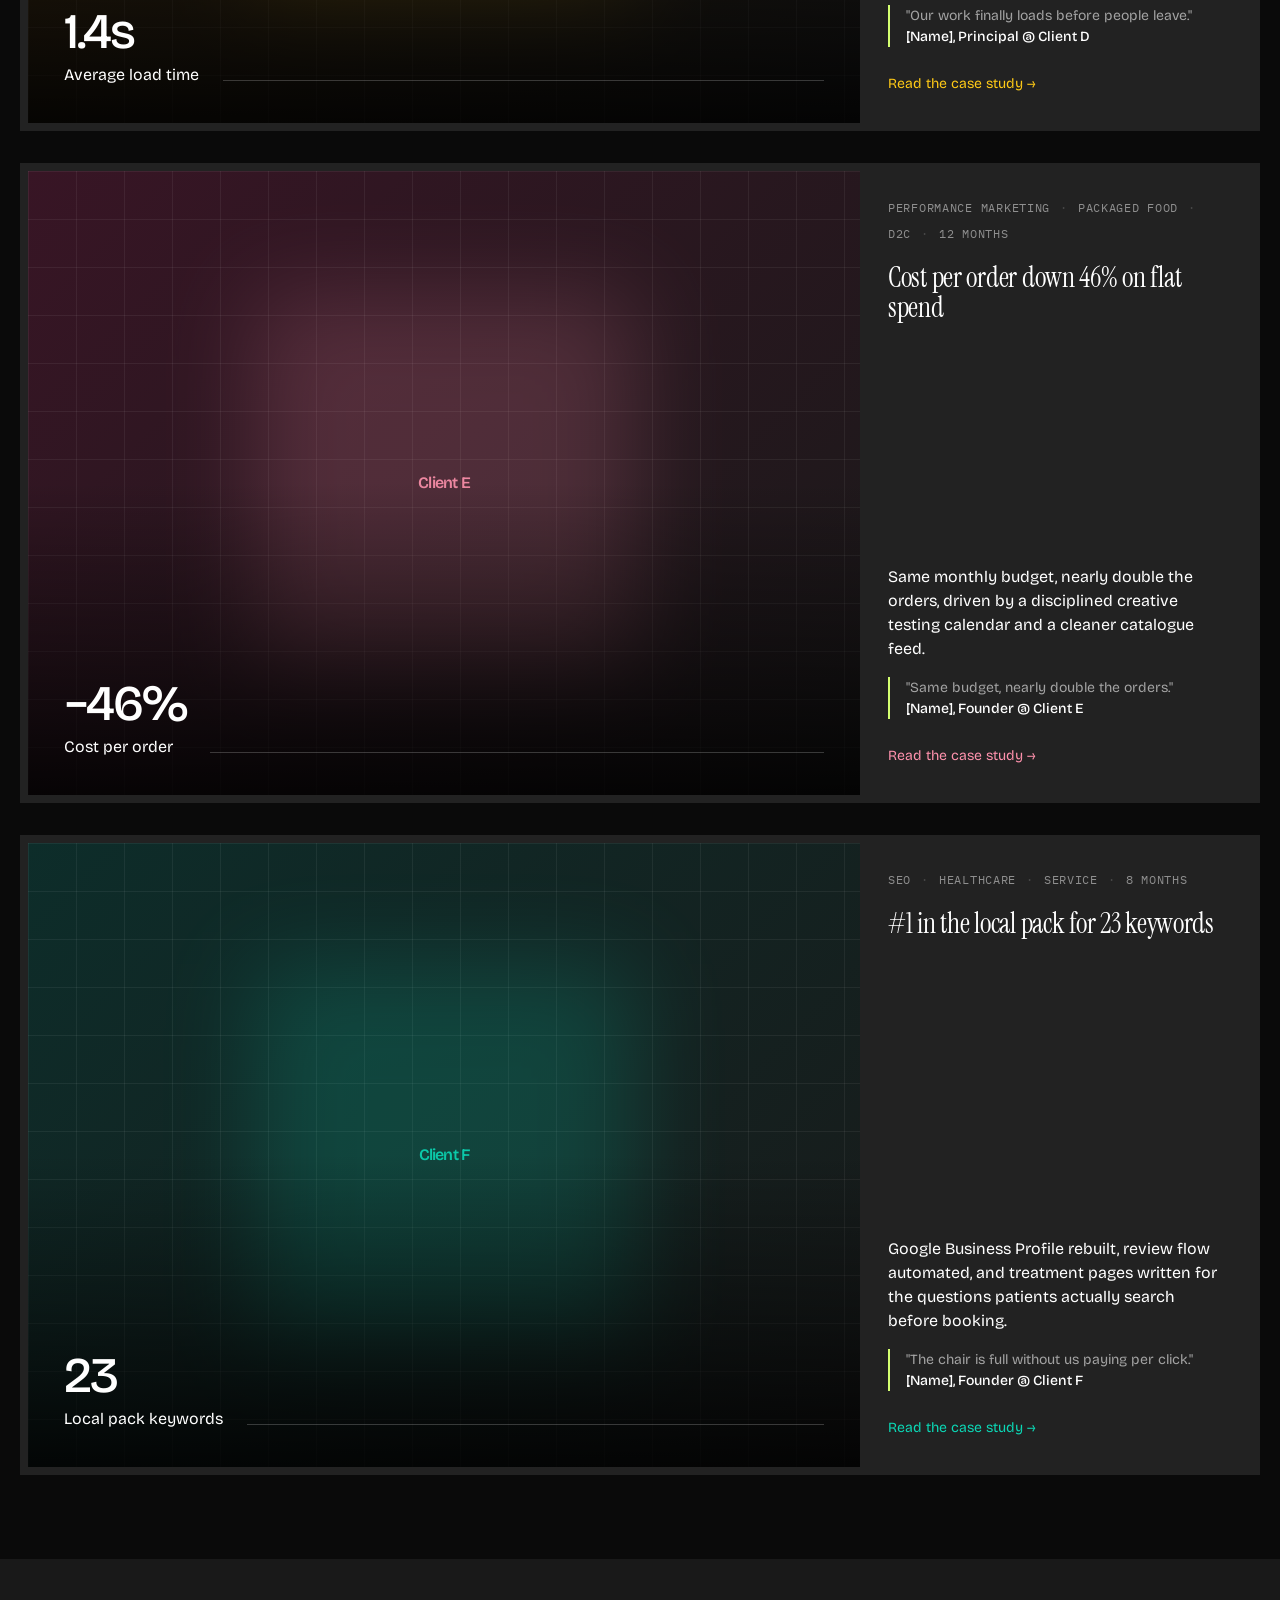
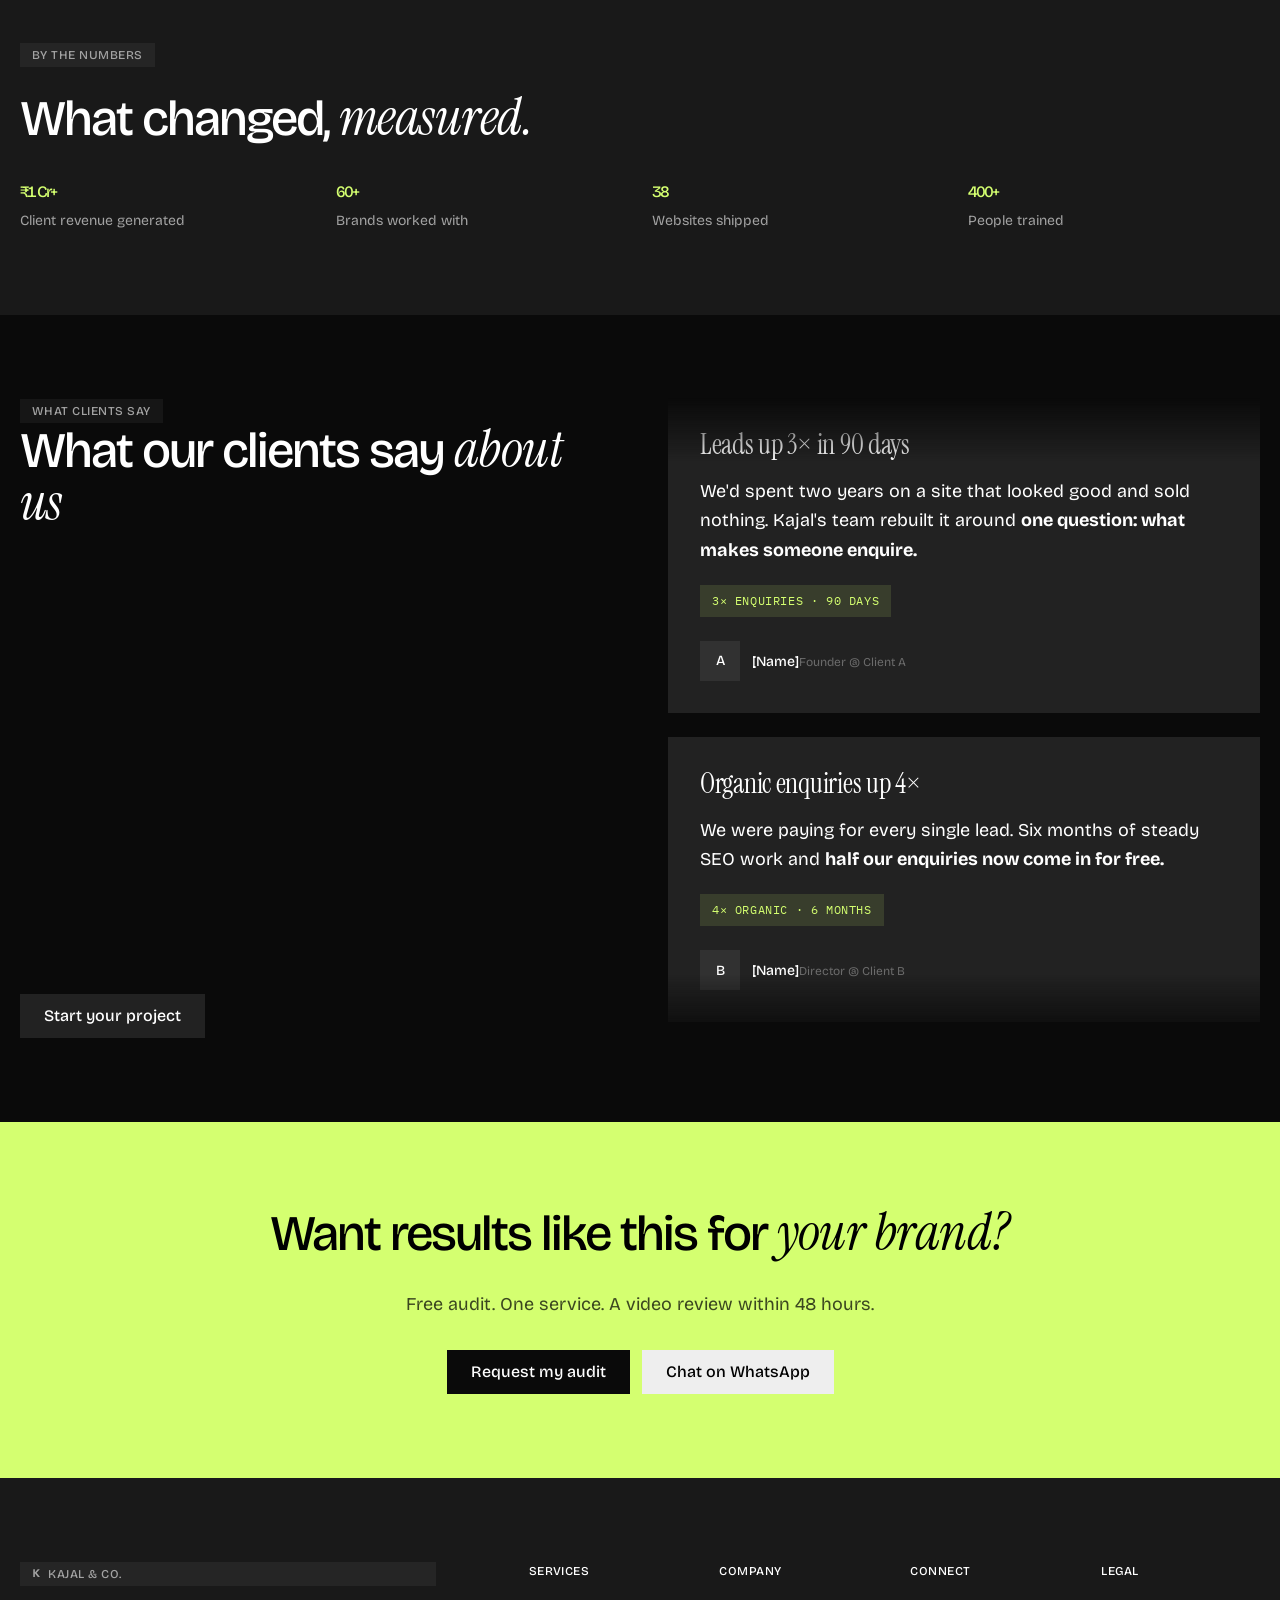
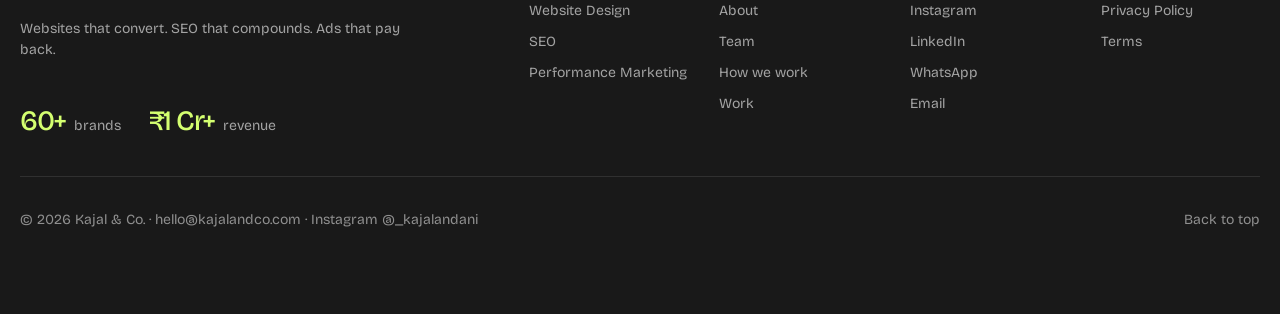
<file: portfolio.html>
<!doctype html>
<html lang="en">
<head>
<meta charset="utf-8">
<meta name="viewport" content="width=device-width, initial-scale=1">
<!-- Preview build: placeholder client data. Remove before the real launch. -->
<meta name="robots" content="noindex, nofollow">
<title>Case Studies | Kajal &amp; Co.</title>
<meta name="description" content="Real results in website design, SEO, and performance marketing from Kajal &amp; Co.">
<link rel="preconnect" href="https://fonts.googleapis.com">
<link rel="preconnect" href="https://fonts.gstatic.com" crossorigin>
<link rel="stylesheet" href="assets/css/style.css">
</head>
<body class="has-announce">

<div class="announce"><a href="contact.html">Preview build &mdash; client names, quotes and figures are placeholder</a></div>

<header class="header">
  <div class="header__inner">
    <a href="index.html" class="header__logo" aria-label="Kajal &amp; Co. homepage">
      <svg viewBox="0 0 64 64" fill="none" aria-hidden="true"><path d="M8 8h10v20L36 8h13L29 30l21 26H37L18 33v23H8V8Z" fill="#d4ff70"/></svg>
      <span class="header__logo-text">Kajal <span class="faint">&amp; Co.</span></span>
    </a>
    <div class="header__actions">
      <a href="https://wa.me/910000000000" class="icon-btn" aria-label="Chat on WhatsApp">
        <svg viewBox="0 0 24 24" fill="none" stroke="currentColor" stroke-width="1.6"><path d="M21 11.5a8.5 8.5 0 0 1-12.6 7.4L3 21l2.1-5.4A8.5 8.5 0 1 1 21 11.5Z"/></svg>
      </a>
      <button type="button" class="icon-btn burger" data-nav-toggle aria-expanded="false" aria-controls="offcanvas" aria-label="Open menu">
        <span></span><span></span><span></span>
      </button>
    </div>
  </div>
</header>

<div class="offcanvas" id="offcanvas" aria-hidden="true">
  <div></div>
  <nav class="offcanvas__nav" aria-label="Primary">
    <a href="about.html" class="offcanvas__link" style="--i:0">About</a>
    <a href="services.html" class="offcanvas__link" style="--i:1">Services</a>
    <a href="portfolio.html" class="offcanvas__link" style="--i:2">Work</a>
    <a href="contact.html" class="offcanvas__link" style="--i:3">Free audit</a>
  </nav>
  <div class="container">
    <div class="offcanvas__foot">
      <span class="faint small">Websites that convert. SEO that compounds. Ads that pay back.</span>
      <div class="offcanvas__social muted small">
        <a href="#">Instagram</a><a href="#">LinkedIn</a><a href="https://wa.me/910000000000">WhatsApp</a>
      </div>
    </div>
  </div>
</div>

<main>

  <section class="bg-n1">
    <div class="container" style="padding-top:200px;padding-bottom:var(--sp-xs)">
      <span class="badge reveal">Selected work</span>
      <h1 class="h0 mt-6 reveal" data-delay="60" style="max-width:1024px">Results, <span class="em">one service at a time.</span></h1>
      <p class="lead mt-6 reveal" data-delay="120" style="max-width:720px">
        Every case study shows what we did and what changed, with real numbers.
      </p>

      <div class="filters reveal" data-delay="160">
        <div class="filtergroup" data-filter-group="service">
          <span>Service</span>
          <button class="filter" data-filter="all" aria-pressed="true">All</button>
          <button class="filter" data-filter="website-design" aria-pressed="false">Website Design</button>
          <button class="filter" data-filter="seo" aria-pressed="false">SEO</button>
          <button class="filter" data-filter="performance-marketing" aria-pressed="false">Performance Marketing</button>
        </div>
        <div class="filtergroup" data-filter-group="industry">
          <span>Industry</span>
          <button class="filter" data-filter="all" aria-pressed="true">All</button>
          <button class="filter" data-filter="jewellery" aria-pressed="false">Jewellery</button>
          <button class="filter" data-filter="interiors" aria-pressed="false">Interiors</button>
          <button class="filter" data-filter="wellness" aria-pressed="false">Wellness</button>
          <button class="filter" data-filter="architecture" aria-pressed="false">Architecture</button>
          <button class="filter" data-filter="food" aria-pressed="false">Food</button>
          <button class="filter" data-filter="healthcare" aria-pressed="false">Healthcare</button>
        </div>
      </div>
    </div>
  </section>

  <section>
    <div class="container section">
      <div style="display:flex;flex-direction:column;gap:32px" data-filter-list>

        <article class="project project--full reveal" data-service="website-design" data-industry="jewellery" style="--p-accent:var(--lime);--p-tint:var(--brand-3)">
          <a href="#" class="project__media">
            <span class="project__art"><span class="project__glyph">Client A</span></span>
            <span class="project__scrim"></span>
            <span class="project__overlay">
              <span class="project__metric"><p>3.2&times;</p><p>Enquiries in 90 days</p></span>
              <span class="project__rule"></span>
            </span>
          </a>
          <div class="project__panel">
            <div style="display:flex;flex-direction:column;align-items:flex-start;gap:20px">
              <p class="tagrow"><span>Website Design</span><span>Jewellery</span><span>D2C</span><span>6 weeks</span></p>
              <h2 class="outcome">Enquiries up 3.2&times; in 90 days</h2>
            </div>
            <div>
              <p class="project__desc">A conversion-led rebuild that put the enquiry path on every page, with WhatsApp and call tracking wired into analytics from launch.</p>
              <p class="inlinequote">"The new site does the selling our showroom used to do." <b>[Name], Founder @ Client A</b></p>
              <p class="mt-6"><a href="#" class="wa" style="color:var(--lime)">Read the case study &rarr;</a></p>
            </div>
          </div>
        </article>

        <article class="project project--full reveal" data-service="seo" data-industry="interiors" style="--p-accent:var(--purple-11);--p-tint:var(--purple-3)">
          <a href="#" class="project__media">
            <span class="project__art"><span class="project__glyph">Client B</span></span>
            <span class="project__scrim"></span>
            <span class="project__overlay">
              <span class="project__metric"><p>4&times;</p><p>Organic enquiries</p></span>
              <span class="project__rule"></span>
            </span>
          </a>
          <div class="project__panel">
            <div style="display:flex;flex-direction:column;align-items:flex-start;gap:20px">
              <p class="tagrow"><span>SEO</span><span>Interior Design</span><span>Service</span><span>6 months</span></p>
              <h2 class="outcome">Organic enquiries up 4&times; in 6 months</h2>
            </div>
            <div>
              <p class="project__desc">A technical cleanup plus 18 intent-matched service and city pages took them from invisible to page one on their core terms.</p>
              <p class="inlinequote">"We stopped buying every lead we get." <b>[Name], Director @ Client B</b></p>
              <p class="mt-6"><a href="#" class="wa" style="color:var(--purple-11)">Read the case study &rarr;</a></p>
            </div>
          </div>
        </article>

        <article class="project project--full reveal" data-service="performance-marketing" data-industry="wellness" style="--p-accent:var(--blue-11);--p-tint:var(--blue-3)">
          <a href="#" class="project__media">
            <span class="project__art"><span class="project__glyph">Client C</span></span>
            <span class="project__scrim"></span>
            <span class="project__overlay">
              <span class="project__metric"><p>4.1&times;</p><p>Blended ROAS</p></span>
              <span class="project__rule"></span>
            </span>
          </a>
          <div class="project__panel">
            <div style="display:flex;flex-direction:column;align-items:flex-start;gap:20px">
              <p class="tagrow"><span>Performance Marketing</span><span>Wellness</span><span>D2C</span><span>9 months</span></p>
              <h2 class="outcome">&#8377;42L revenue at 4.1&times; ROAS</h2>
            </div>
            <div>
              <p class="project__desc">Tracking and attribution rebuilt first, then Google and Meta scaled against a margin-safe target with a continuous creative testing loop.</p>
              <p class="inlinequote">"For the first time the numbers actually reconcile." <b>[Name], Co-Founder @ Client C</b></p>
              <p class="mt-6"><a href="#" class="wa" style="color:var(--blue-11)">Read the case study &rarr;</a></p>
            </div>
          </div>
        </article>

        <article class="project project--full reveal" data-service="website-design" data-industry="architecture" style="--p-accent:var(--amber-11);--p-tint:var(--amber-3)">
          <a href="#" class="project__media">
            <span class="project__art"><span class="project__glyph">Client D</span></span>
            <span class="project__scrim"></span>
            <span class="project__overlay">
              <span class="project__metric"><p>1.4s</p><p>Average load time</p></span>
              <span class="project__rule"></span>
            </span>
          </a>
          <div class="project__panel">
            <div style="display:flex;flex-direction:column;align-items:flex-start;gap:20px">
              <p class="tagrow"><span>Website Design</span><span>Architecture</span><span>Service</span><span>5 weeks</span></p>
              <h2 class="outcome">Bounce rate down 38% on a 1.4s site</h2>
            </div>
            <div>
              <p class="project__desc">A heavy image-led portfolio rebuilt for speed without losing the work: lazy-loaded galleries, modern formats, and a project template the studio updates itself.</p>
              <p class="inlinequote">"Our work finally loads before people leave." <b>[Name], Principal @ Client D</b></p>
              <p class="mt-6"><a href="#" class="wa" style="color:var(--amber-11)">Read the case study &rarr;</a></p>
            </div>
          </div>
        </article>

        <article class="project project--full reveal" data-service="performance-marketing" data-industry="food" style="--p-accent:var(--crimson-11);--p-tint:var(--crimson-3)">
          <a href="#" class="project__media">
            <span class="project__art"><span class="project__glyph">Client E</span></span>
            <span class="project__scrim"></span>
            <span class="project__overlay">
              <span class="project__metric"><p>&minus;46%</p><p>Cost per order</p></span>
              <span class="project__rule"></span>
            </span>
          </a>
          <div class="project__panel">
            <div style="display:flex;flex-direction:column;align-items:flex-start;gap:20px">
              <p class="tagrow"><span>Performance Marketing</span><span>Packaged Food</span><span>D2C</span><span>12 months</span></p>
              <h2 class="outcome">Cost per order down 46% on flat spend</h2>
            </div>
            <div>
              <p class="project__desc">Same monthly budget, nearly double the orders, driven by a disciplined creative testing calendar and a cleaner catalogue feed.</p>
              <p class="inlinequote">"Same budget, nearly double the orders." <b>[Name], Founder @ Client E</b></p>
              <p class="mt-6"><a href="#" class="wa" style="color:var(--crimson-11)">Read the case study &rarr;</a></p>
            </div>
          </div>
        </article>

        <article class="project project--full reveal" data-service="seo" data-industry="healthcare" style="--p-accent:var(--teal-11);--p-tint:var(--teal-3)">
          <a href="#" class="project__media">
            <span class="project__art"><span class="project__glyph">Client F</span></span>
            <span class="project__scrim"></span>
            <span class="project__overlay">
              <span class="project__metric"><p>23</p><p>Local pack keywords</p></span>
              <span class="project__rule"></span>
            </span>
          </a>
          <div class="project__panel">
            <div style="display:flex;flex-direction:column;align-items:flex-start;gap:20px">
              <p class="tagrow"><span>SEO</span><span>Healthcare</span><span>Service</span><span>8 months</span></p>
              <h2 class="outcome">#1 in the local pack for 23 keywords</h2>
            </div>
            <div>
              <p class="project__desc">Google Business Profile rebuilt, review flow automated, and treatment pages written for the questions patients actually search before booking.</p>
              <p class="inlinequote">"The chair is full without us paying per click." <b>[Name], Founder @ Client F</b></p>
              <p class="mt-6"><a href="#" class="wa" style="color:var(--teal-11)">Read the case study &rarr;</a></p>
            </div>
          </div>
        </article>

      </div>

      <p class="microcopy reveal" data-filter-empty hidden>No case studies match those filters yet. <a href="#" class="ink" data-filter-reset style="text-decoration:underline">Clear filters</a>.</p>
    </div>
  </section>

  <!-- A sample metrics row, as the case-study template specifies -->
  <section class="bg-n2">
    <div class="container section">
      <div class="sect-head">
        <div>
          <span class="badge reveal">By the numbers</span>
          <h2 class="h1 reveal" data-delay="60">What changed, <span class="em">measured.</span></h2>
        </div>
      </div>
      <div class="metrics reveal">
        <div><p class="metric__num">&#8377;1 Cr+</p><p class="metric__label">Client revenue generated</p></div>
        <div><p class="metric__num">60+</p><p class="metric__label">Brands worked with</p></div>
        <div><p class="metric__num">38</p><p class="metric__label">Websites shipped</p></div>
        <div><p class="metric__num">400+</p><p class="metric__label">People trained</p></div>
      </div>
    </div>
  </section>

  <!-- TESTIMONIALS -->
  <section>
    <div class="container section">
      <div class="testi-grid">
        <div class="testi-head">
          <div>
            <span class="badge reveal">What clients say</span>
            <h2 class="h1 reveal" data-delay="60">What our clients say <span class="em">about us</span></h2>
          </div>
          <a href="contact.html" class="btn btn--ghost reveal" data-delay="120">Start your project</a>
        </div>

        <div class="marquee-y" style="--speed:52s">
          <div class="marquee-y__track"><div class="marquee-y__group">
            <figure class="quote">
              <p class="quote__outcome">Leads up 3&times; in 90 days</p>
              <blockquote>We'd spent two years on a site that looked good and sold nothing. Kajal's team rebuilt it around <b>one question: what makes someone enquire.</b></blockquote>
              <span class="result-badge">3&times; enquiries &middot; 90 days</span>
              <figcaption><span class="quote__avatar">A</span><span><span class="quote__name">[Name]</span><span class="quote__role">Founder @ Client A</span></span></figcaption>
            </figure>
            <figure class="quote">
              <p class="quote__outcome">Organic enquiries up 4&times;</p>
              <blockquote>We were paying for every single lead. Six months of steady SEO work and <b>half our enquiries now come in for free.</b></blockquote>
              <span class="result-badge">4&times; organic &middot; 6 months</span>
              <figcaption><span class="quote__avatar">B</span><span><span class="quote__name">[Name]</span><span class="quote__role">Director @ Client B</span></span></figcaption>
            </figure>
            <figure class="quote">
              <p class="quote__outcome">&#8377;42L at 4.1&times; ROAS</p>
              <blockquote>They refused to spend a rupee until tracking was right, which was annoying for a week and <b>correct for the next nine months.</b></blockquote>
              <span class="result-badge">4.1&times; ROAS &middot; 9 months</span>
              <figcaption><span class="quote__avatar">C</span><span><span class="quote__name">[Name]</span><span class="quote__role">Co-Founder @ Client C</span></span></figcaption>
            </figure>
            <figure class="quote">
              <p class="quote__outcome">Cost per order down 46%</p>
              <blockquote>Same budget, nearly double the orders. The difference was <b>creative that got tested properly.</b></blockquote>
              <span class="result-badge">&minus;46% CPO &middot; 12 months</span>
              <figcaption><span class="quote__avatar">E</span><span><span class="quote__name">[Name]</span><span class="quote__role">Founder @ Client E</span></span></figcaption>
            </figure>
          </div></div>
        </div>
      </div>
    </div>
  </section>

  <section class="lime-band">
    <div class="container section">
      <div class="cta-band__inner" style="text-align:center">
        <h2 class="h1 reveal">Want results like this for <span class="em">your brand?</span></h2>
        <p class="lead reveal" data-delay="60" style="color:rgba(0,0,0,.72);max-width:560px">
          Free audit. One service. A video review within 48 hours.
        </p>
        <div class="row-wrap reveal" data-delay="100" style="justify-content:center">
          <a href="contact.html" class="btn btn--dark">Request my audit</a>
          <a href="https://wa.me/910000000000" class="btn btn--light">Chat on WhatsApp</a>
        </div>
      </div>
    </div>
  </section>

</main>

<footer class="footer">
  <div class="container section">
    <div class="footer__grid">
      <div class="footer__about">
        <span class="badge"><svg viewBox="0 0 64 64" fill="currentColor"><path d="M8 8h10v20L36 8h13L29 30l21 26H37L18 33v23H8V8Z"/></svg> Kajal &amp; Co.</span>
        <p class="small">Websites that convert. SEO that compounds. Ads that pay back.</p>
        <div class="statstrip" style="margin-top:8px">
          <div><b>60+</b><span>brands</span></div><div><b>&#8377;1 Cr+</b><span>revenue</span></div>
        </div>
      </div>
      <div><h4 class="footer__col-title">Services</h4><div class="footer__links">
        <a href="services.html#website-design">Website Design</a><a href="services.html#seo">SEO</a>
        <a href="services.html#performance-marketing">Performance Marketing</a></div></div>
      <div><h4 class="footer__col-title">Company</h4><div class="footer__links">
        <a href="about.html">About</a><a href="about.html#team">Team</a>
        <a href="about.html#process">How we work</a><a href="portfolio.html">Work</a></div></div>
      <div><h4 class="footer__col-title">Connect</h4><div class="footer__links">
        <a href="https://instagram.com/_kajalandani">Instagram</a><a href="#">LinkedIn</a>
        <a href="https://wa.me/910000000000">WhatsApp</a><a href="mailto:hello@kajalandco.com">Email</a></div></div>
      <div><h4 class="footer__col-title">Legal</h4><div class="footer__links">
        <a href="#">Privacy Policy</a><a href="#">Terms</a></div></div>
    </div>
    <div class="footer__bottom">
      <span class="faint">&copy; 2026 Kajal &amp; Co. &middot; hello@kajalandco.com &middot; Instagram @_kajalandani</span>
      <a href="#" class="faint">Back to top</a>
    </div>
  </div>
</footer>

<script src="assets/js/main.js"></script>
</body>
</html>
</file>
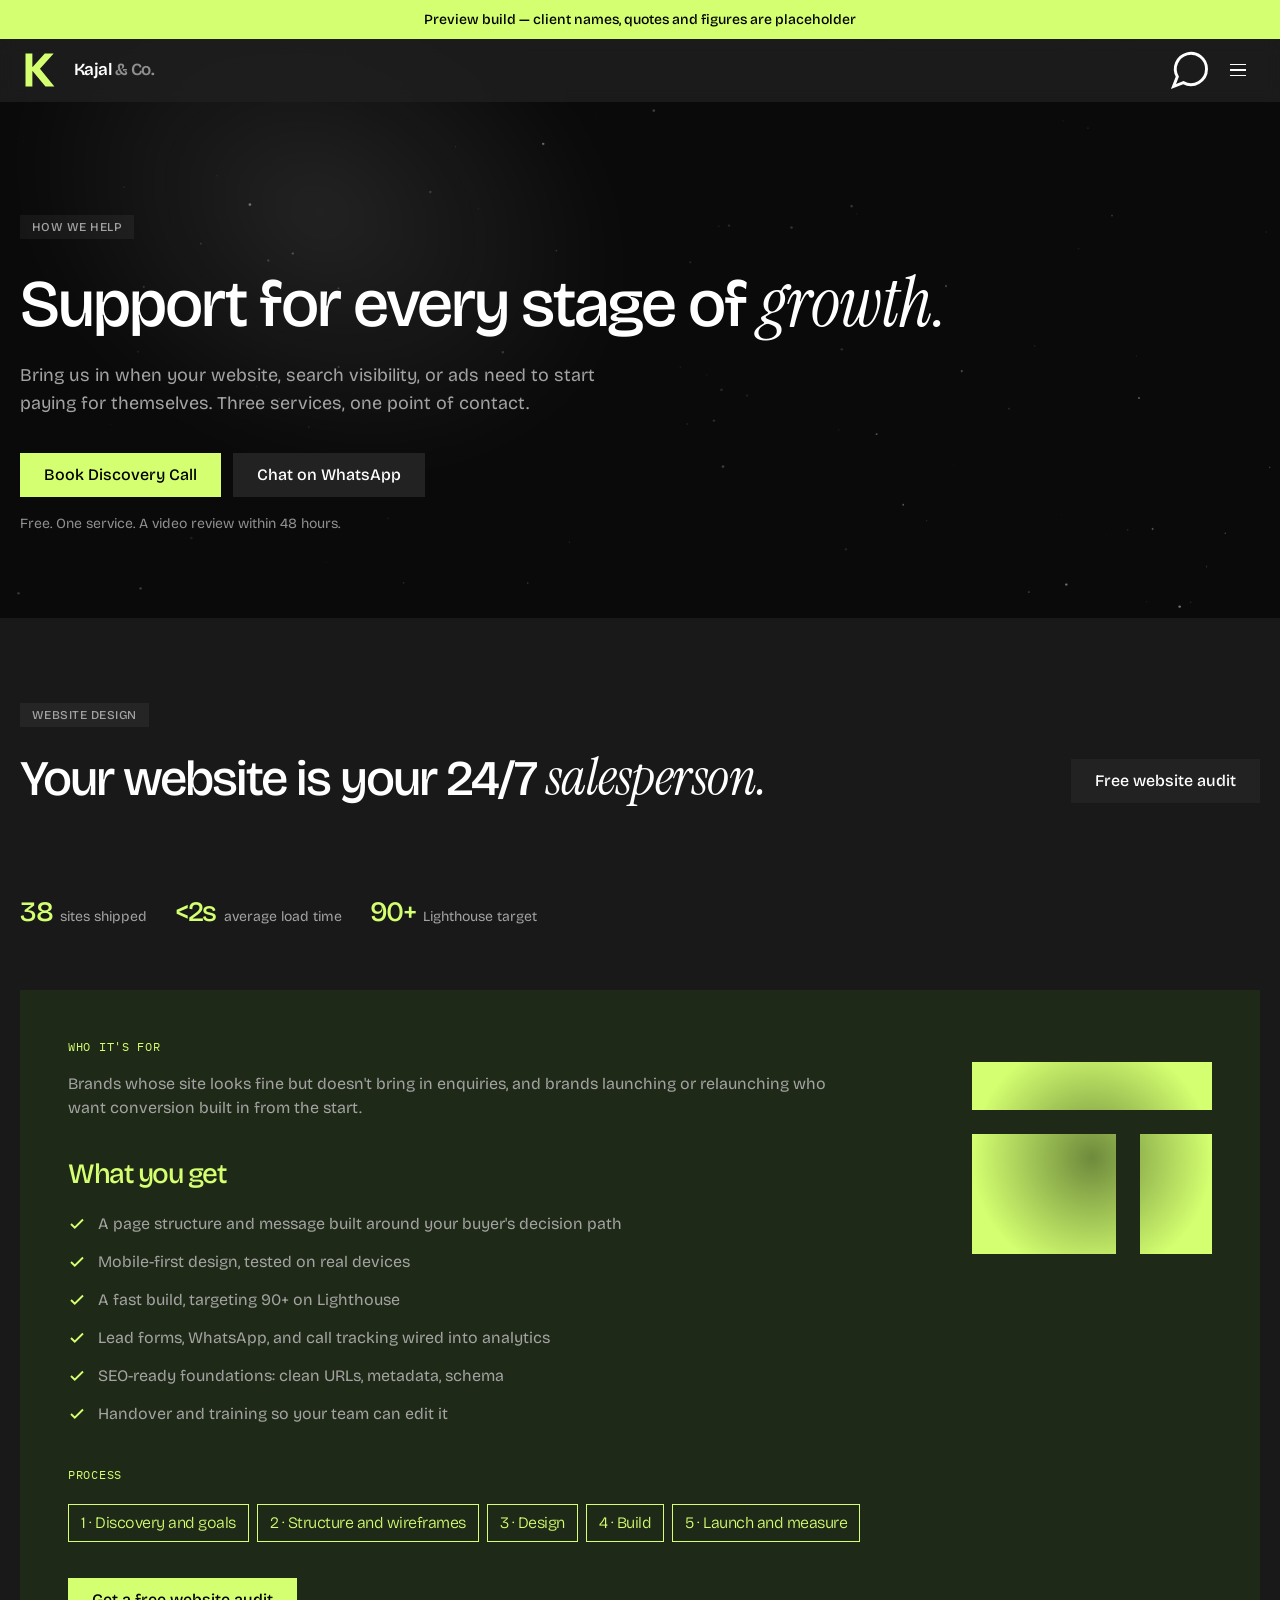
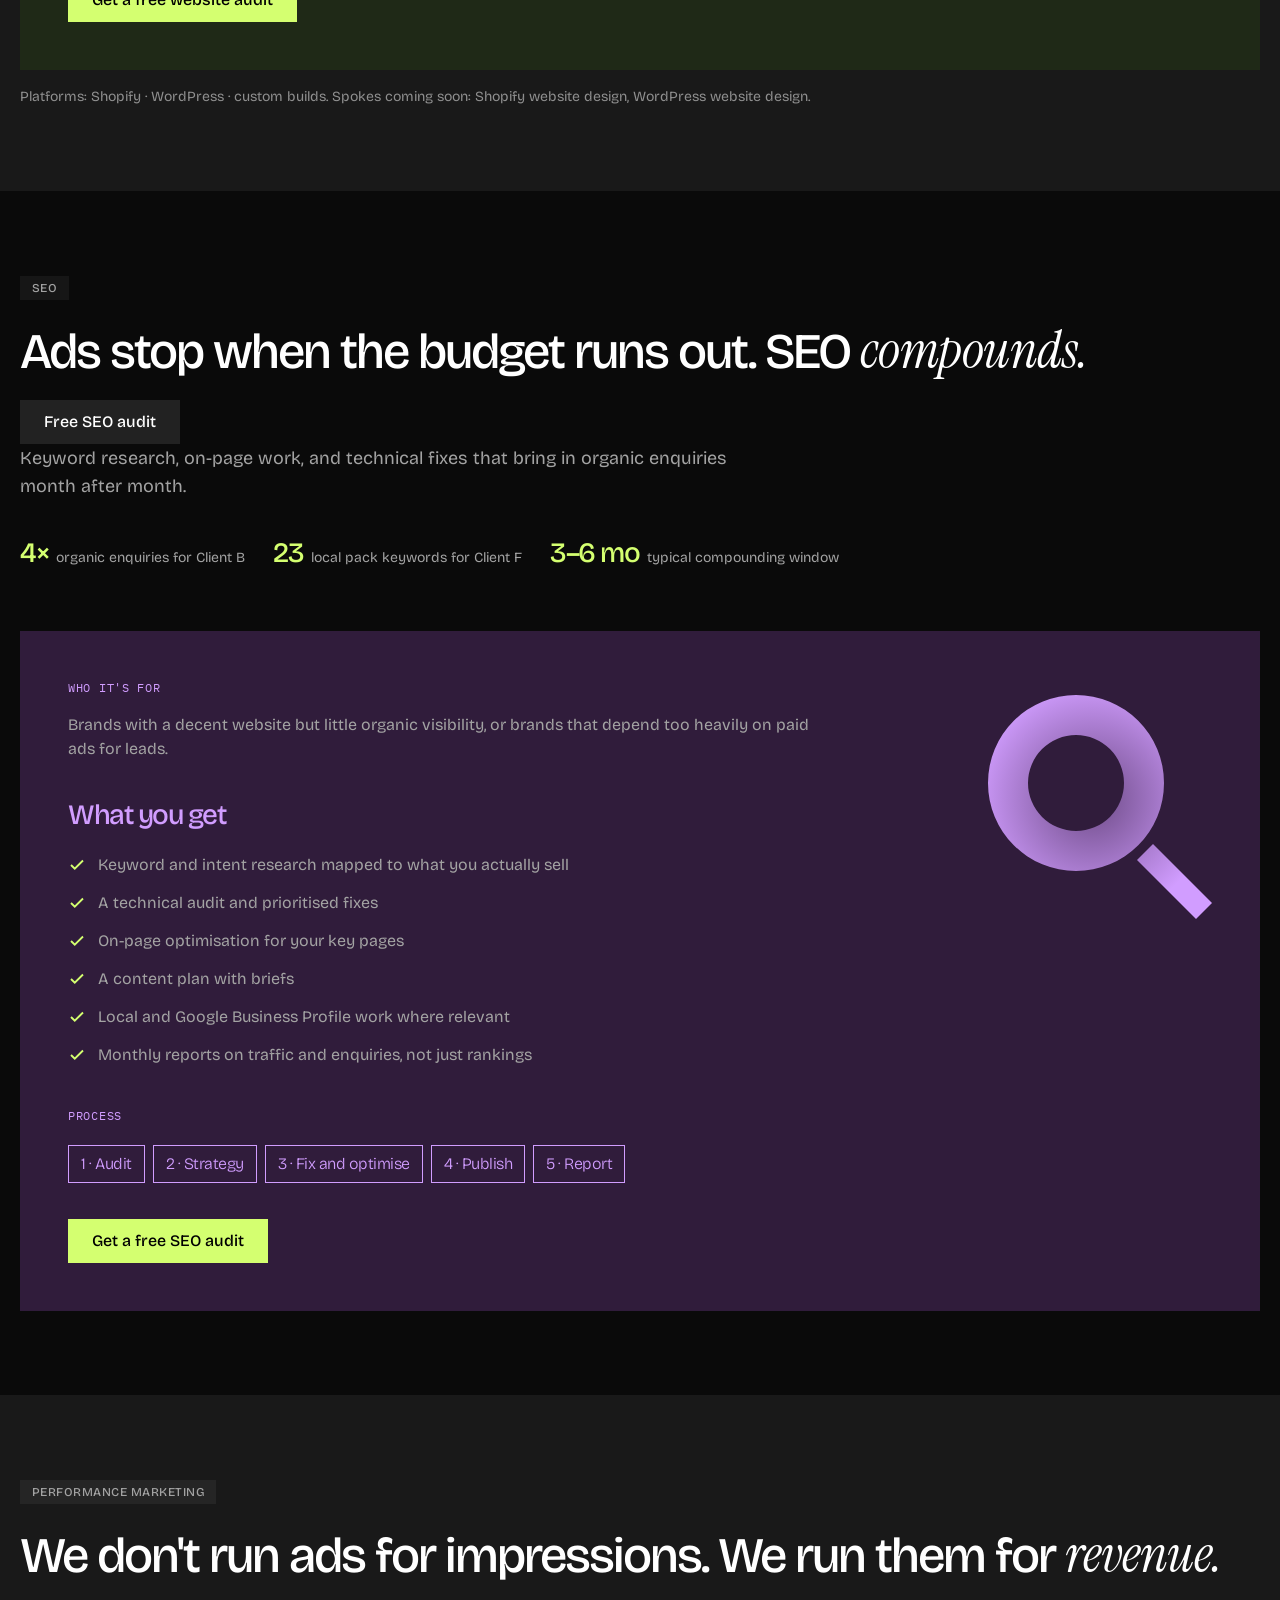
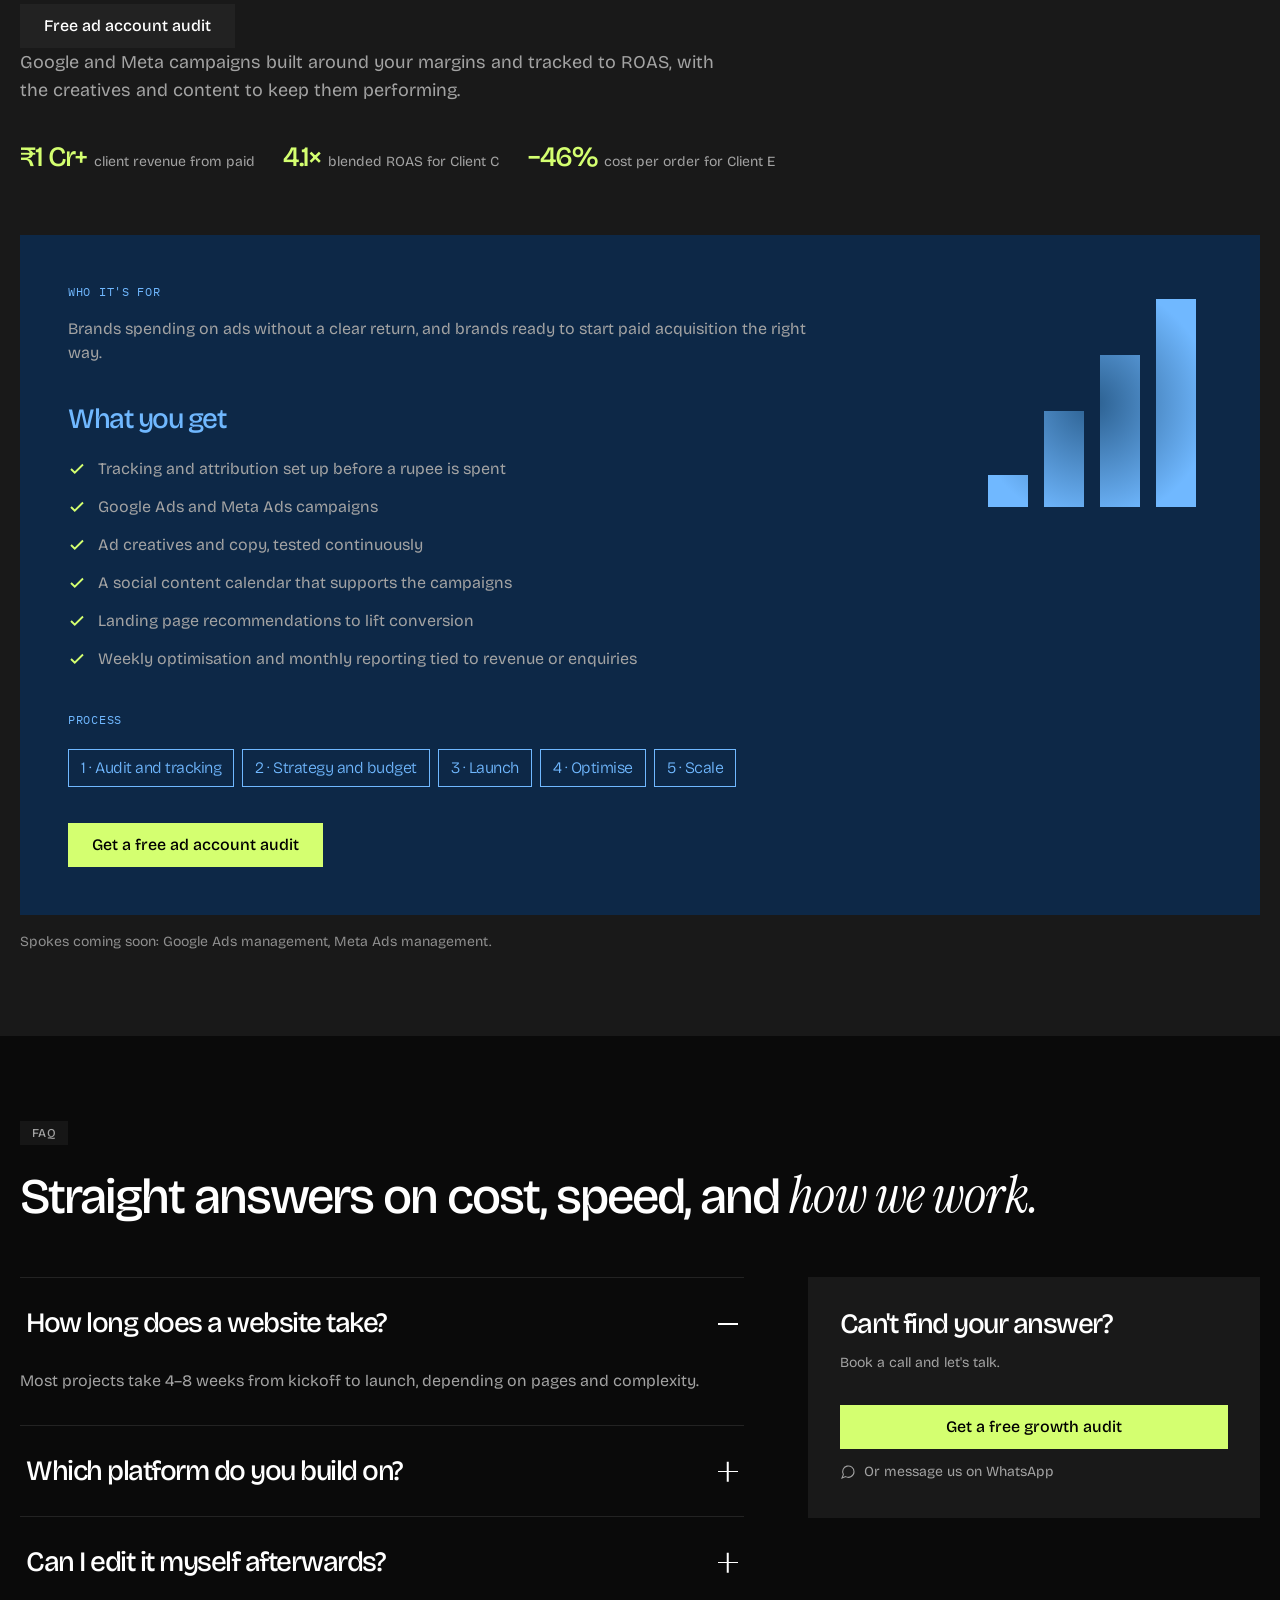
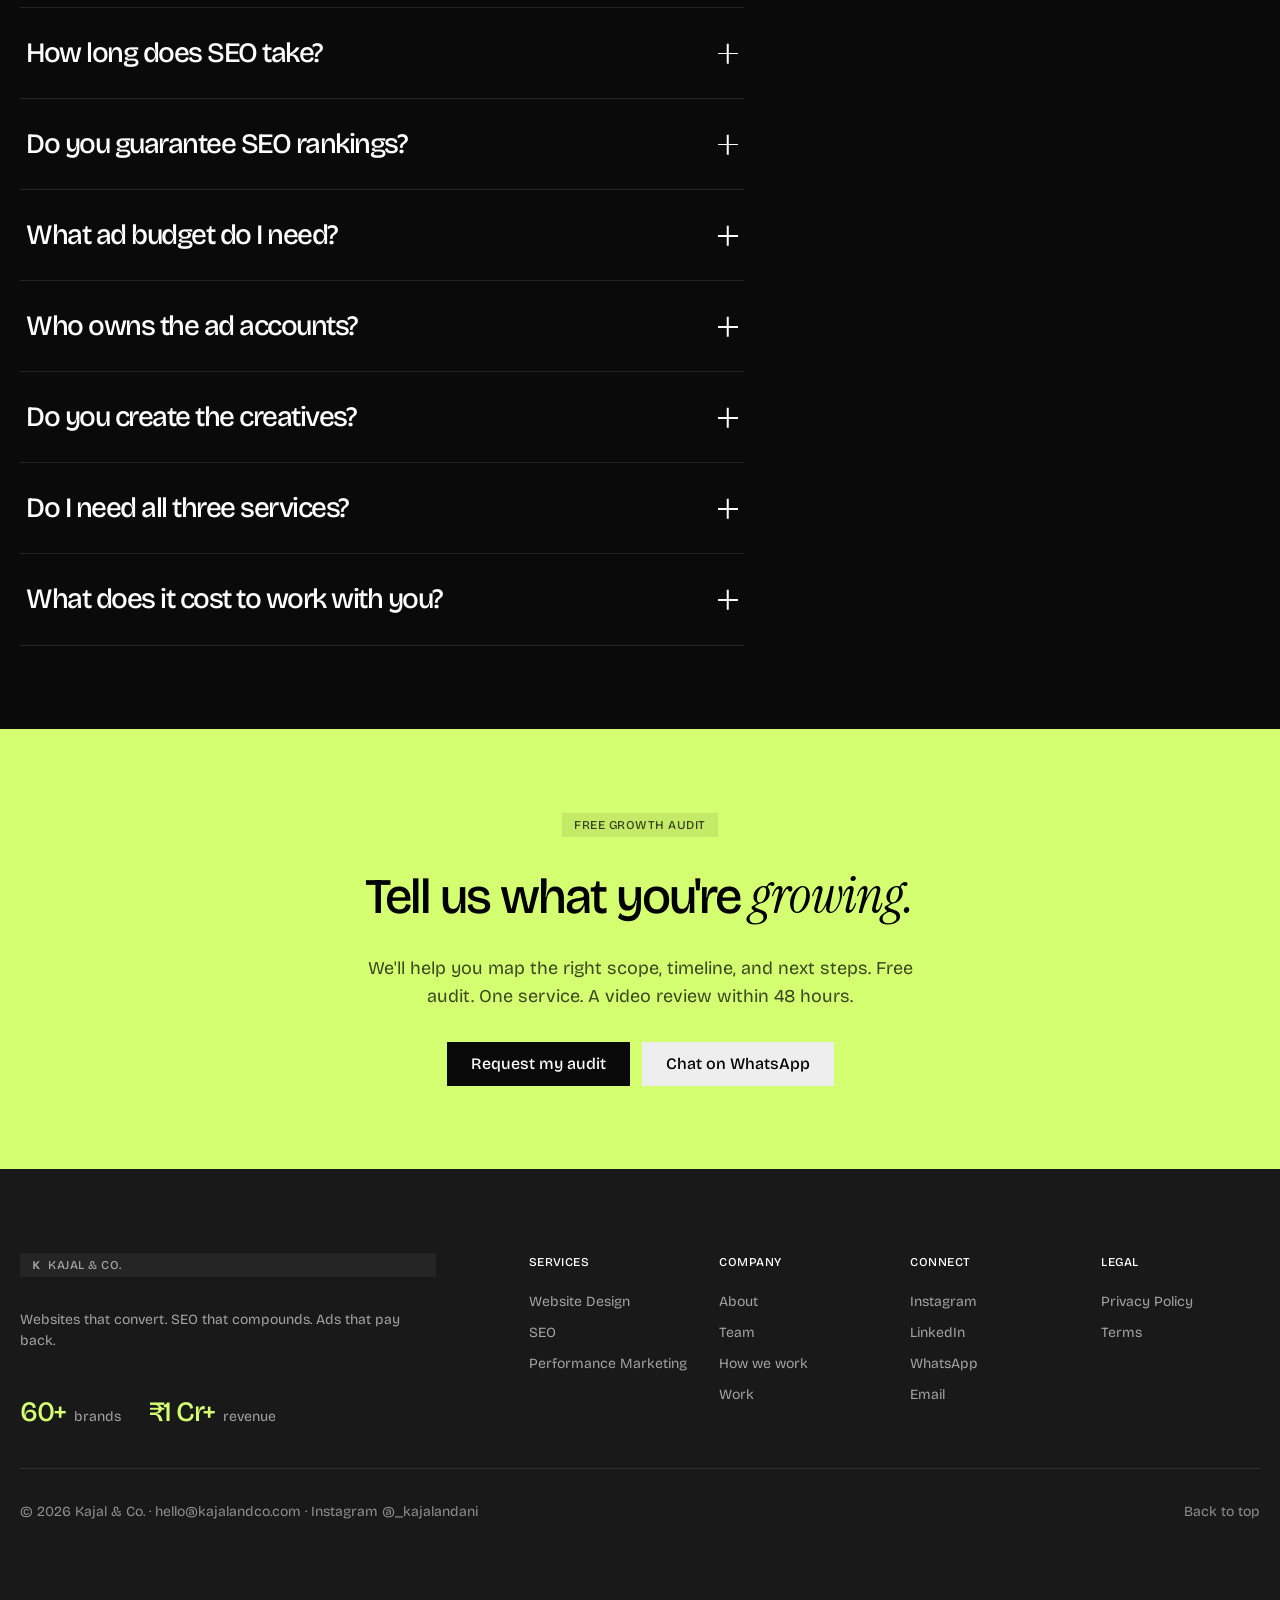
<file: services.html>
<!doctype html>
<html lang="en">
<head>
<meta charset="utf-8">
<meta name="viewport" content="width=device-width, initial-scale=1">
<!-- Preview build: placeholder client data. Remove before the real launch. -->
<meta name="robots" content="noindex, nofollow">
<title>Services: Website Design, SEO &amp; Performance Marketing | Kajal &amp; Co.</title>
<meta name="description" content="Conversion-first websites, SEO that compounds, and Google and Meta ads tracked to revenue. Free audit from Kajal &amp; Co.">
<link rel="preconnect" href="https://fonts.googleapis.com">
<link rel="preconnect" href="https://fonts.gstatic.com" crossorigin>
<link rel="stylesheet" href="assets/css/style.css">
</head>
<body class="has-announce">

<div class="announce"><a href="contact.html">Preview build &mdash; client names, quotes and figures are placeholder</a></div>

<header class="header">
  <div class="header__inner">
    <a href="index.html" class="header__logo" aria-label="Kajal &amp; Co. homepage">
      <svg viewBox="0 0 64 64" fill="none" aria-hidden="true"><path d="M8 8h10v20L36 8h13L29 30l21 26H37L18 33v23H8V8Z" fill="#d4ff70"/></svg>
      <span class="header__logo-text">Kajal <span class="faint">&amp; Co.</span></span>
    </a>
    <div class="header__actions">
      <a href="https://wa.me/910000000000" class="icon-btn" aria-label="Chat on WhatsApp">
        <svg viewBox="0 0 24 24" fill="none" stroke="currentColor" stroke-width="1.6"><path d="M21 11.5a8.5 8.5 0 0 1-12.6 7.4L3 21l2.1-5.4A8.5 8.5 0 1 1 21 11.5Z"/></svg>
      </a>
      <button type="button" class="icon-btn burger" data-nav-toggle aria-expanded="false" aria-controls="offcanvas" aria-label="Open menu">
        <span></span><span></span><span></span>
      </button>
    </div>
  </div>
</header>

<div class="offcanvas" id="offcanvas" aria-hidden="true">
  <div></div>
  <nav class="offcanvas__nav" aria-label="Primary">
    <a href="about.html" class="offcanvas__link" style="--i:0">About</a>
    <a href="services.html" class="offcanvas__link" style="--i:1">Services</a>
    <a href="portfolio.html" class="offcanvas__link" style="--i:2">Work</a>
    <a href="contact.html" class="offcanvas__link" style="--i:3">Free audit</a>
  </nav>
  <div class="container">
    <div class="offcanvas__foot">
      <span class="faint small">Websites that convert. SEO that compounds. Ads that pay back.</span>
      <div class="offcanvas__social muted small">
        <a href="#">Instagram</a><a href="#">LinkedIn</a><a href="https://wa.me/910000000000">WhatsApp</a>
      </div>
    </div>
  </div>
</div>

<main>

  <section class="hero hero--page">
    <div class="hero__bg" aria-hidden="true"><div class="hero__beam"></div><canvas class="hero__canvas"></canvas></div>
    <div class="hero__inner">
      <span class="badge reveal">How we help</span>
      <h1 class="h0 reveal" data-delay="80">Support for every stage of <span class="em">growth.</span></h1>
      <p class="lead hero__lead reveal" data-delay="160">
        Bring us in when your website, search visibility, or ads need to start paying for themselves.
        Three services, one point of contact.
      </p>
      <div class="btn-row reveal" data-delay="240">
        <a href="contact.html" class="btn btn--primary">Book Discovery Call</a>
        <a href="https://wa.me/910000000000" class="btn btn--ghost">Chat on WhatsApp</a>
      </div>
      <p class="microcopy reveal" data-delay="280">Free. One service. A video review within 48 hours.</p>
    </div>
  </section>

  <!-- 01 WEBSITE DESIGN -->
  <section class="bg-n2" id="website-design">
    <div class="container section">
      <div class="sect-head">
        <div>
          <span class="badge reveal">Website Design</span>
          <h2 class="h1 reveal" data-delay="60">Your website is your 24/7 <span class="em">salesperson.</span></h2>
        </div>
        <a href="contact.html" class="btn btn--ghost reveal" data-delay="120">Free website audit</a>
      </div>

      <p class="lead reveal" style="max-width:720px">
        We design and build websites that turn visitors into enquiries: fast on mobile, clear in
        message, and measured from day one.
      </p>
      <div class="statstrip reveal" data-delay="60">
        <div><b>38</b><span>sites shipped</span></div>
        <div><b>&lt;2s</b><span>average load time</span></div>
        <div><b>90+</b><span>Lighthouse target</span></div>
      </div>

      <div class="stack-card mt-14 reveal" data-delay="100" style="--card-bg:var(--brand-3);--card-accent:var(--lime);--card-title:var(--lime);position:static">
        <div class="stack-card__grid">
          <div class="stack-card__main">
            <p class="tagrow" style="color:var(--lime)"><span>Who it's for</span></p>
            <p class="stack-card__copy" style="margin-top:16px">
              Brands whose site looks fine but doesn't bring in enquiries, and brands launching or
              relaunching who want conversion built in from the start.
            </p>

            <h3 class="stack-card__title" style="margin-top:40px;font-size:var(--fs-h3)">What you get</h3>
            <ul class="checklist">
              <li><svg viewBox="0 0 24 24" fill="none" stroke="currentColor" stroke-width="2.5"><path d="M20 6 9 17l-5-5"/></svg><span>A page structure and message built around your buyer's decision path</span></li>
              <li><svg viewBox="0 0 24 24" fill="none" stroke="currentColor" stroke-width="2.5"><path d="M20 6 9 17l-5-5"/></svg><span>Mobile-first design, tested on real devices</span></li>
              <li><svg viewBox="0 0 24 24" fill="none" stroke="currentColor" stroke-width="2.5"><path d="M20 6 9 17l-5-5"/></svg><span>A fast build, targeting 90+ on Lighthouse</span></li>
              <li><svg viewBox="0 0 24 24" fill="none" stroke="currentColor" stroke-width="2.5"><path d="M20 6 9 17l-5-5"/></svg><span>Lead forms, WhatsApp, and call tracking wired into analytics</span></li>
              <li><svg viewBox="0 0 24 24" fill="none" stroke="currentColor" stroke-width="2.5"><path d="M20 6 9 17l-5-5"/></svg><span>SEO-ready foundations: clean URLs, metadata, schema</span></li>
              <li><svg viewBox="0 0 24 24" fill="none" stroke="currentColor" stroke-width="2.5"><path d="M20 6 9 17l-5-5"/></svg><span>Handover and training so your team can edit it</span></li>
            </ul>

            <p class="tagrow" style="margin-top:40px;color:var(--lime)"><span>Process</span></p>
            <div class="chips">
              <span class="chip">1 · Discovery and goals</span><span class="chip">2 · Structure and wireframes</span>
              <span class="chip">3 · Design</span><span class="chip">4 · Build</span><span class="chip">5 · Launch and measure</span>
            </div>

            <a href="contact.html" class="btn btn--primary stack-card__cta">Get a free website audit</a>
          </div>
          <div class="stack-card__art" aria-hidden="true">
            <svg viewBox="0 0 240 240" fill="none"><defs><radialGradient id="k1" cx="0" cy="0" r="1" gradientUnits="userSpaceOnUse" gradientTransform="translate(120 120) rotate(-45) scale(120)"><stop stop-color="#6E8A3C"/><stop offset="1" stop-color="#D4FF70"/></radialGradient></defs><path d="M0 24h240v48H0V24Zm0 72h144v120H0V96Zm168 0h72v120h-72V96Z" fill="url(#k1)"/></svg>
          </div>
        </div>
      </div>

      <p class="microcopy reveal">Platforms: Shopify &middot; WordPress &middot; custom builds. Spokes coming soon: Shopify website design, WordPress website design.</p>
    </div>
  </section>

  <!-- 02 SEO -->
  <section id="seo">
    <div class="container section">
      <div class="sect-head">
        <div>
          <span class="badge reveal">SEO</span>
          <h2 class="h1 reveal" data-delay="60">Ads stop when the budget runs out. SEO <span class="em">compounds.</span></h2>
        </div>
        <a href="contact.html" class="btn btn--ghost reveal" data-delay="120">Free SEO audit</a>
      </div>

      <p class="lead reveal" style="max-width:720px">
        Keyword research, on-page work, and technical fixes that bring in organic enquiries month after month.
      </p>
      <div class="statstrip reveal" data-delay="60">
        <div><b>4&times;</b><span>organic enquiries for Client B</span></div>
        <div><b>23</b><span>local pack keywords for Client F</span></div>
        <div><b>3&ndash;6 mo</b><span>typical compounding window</span></div>
      </div>

      <div class="stack-card mt-14 reveal" data-delay="100" style="--card-bg:var(--purple-3);--card-accent:var(--purple-11);--card-title:var(--purple-11);position:static">
        <div class="stack-card__grid">
          <div class="stack-card__main">
            <p class="tagrow" style="color:var(--purple-11)"><span>Who it's for</span></p>
            <p class="stack-card__copy" style="margin-top:16px">
              Brands with a decent website but little organic visibility, or brands that depend too
              heavily on paid ads for leads.
            </p>

            <h3 class="stack-card__title" style="margin-top:40px;font-size:var(--fs-h3)">What you get</h3>
            <ul class="checklist">
              <li><svg viewBox="0 0 24 24" fill="none" stroke="currentColor" stroke-width="2.5"><path d="M20 6 9 17l-5-5"/></svg><span>Keyword and intent research mapped to what you actually sell</span></li>
              <li><svg viewBox="0 0 24 24" fill="none" stroke="currentColor" stroke-width="2.5"><path d="M20 6 9 17l-5-5"/></svg><span>A technical audit and prioritised fixes</span></li>
              <li><svg viewBox="0 0 24 24" fill="none" stroke="currentColor" stroke-width="2.5"><path d="M20 6 9 17l-5-5"/></svg><span>On-page optimisation for your key pages</span></li>
              <li><svg viewBox="0 0 24 24" fill="none" stroke="currentColor" stroke-width="2.5"><path d="M20 6 9 17l-5-5"/></svg><span>A content plan with briefs</span></li>
              <li><svg viewBox="0 0 24 24" fill="none" stroke="currentColor" stroke-width="2.5"><path d="M20 6 9 17l-5-5"/></svg><span>Local and Google Business Profile work where relevant</span></li>
              <li><svg viewBox="0 0 24 24" fill="none" stroke="currentColor" stroke-width="2.5"><path d="M20 6 9 17l-5-5"/></svg><span>Monthly reports on traffic and enquiries, not just rankings</span></li>
            </ul>

            <p class="tagrow" style="margin-top:40px;color:var(--purple-11)"><span>Process</span></p>
            <div class="chips">
              <span class="chip">1 · Audit</span><span class="chip">2 · Strategy</span>
              <span class="chip">3 · Fix and optimise</span><span class="chip">4 · Publish</span><span class="chip">5 · Report</span>
            </div>

            <a href="contact.html" class="btn btn--primary stack-card__cta">Get a free SEO audit</a>
          </div>
          <div class="stack-card__art" aria-hidden="true">
            <svg viewBox="0 0 240 240" fill="none"><defs><radialGradient id="k2" cx="0" cy="0" r="1" gradientUnits="userSpaceOnUse" gradientTransform="translate(120 120) rotate(-45) scale(120)"><stop stop-color="#6D4A86"/><stop offset="1" stop-color="#D19DFF"/></radialGradient></defs><path d="M104 16a88 88 0 1 1 0 176 88 88 0 0 1 0-176Zm0 40a48 48 0 1 0 0 96 48 48 0 0 0 0-96Zm61 125 16-16 59 59-16 16-59-59Z" fill="url(#k2)"/></svg>
          </div>
        </div>
      </div>
    </div>
  </section>

  <!-- 03 PERFORMANCE MARKETING -->
  <section class="bg-n2" id="performance-marketing">
    <div class="container section">
      <div class="sect-head">
        <div>
          <span class="badge reveal">Performance Marketing</span>
          <h2 class="h1 reveal" data-delay="60">We don't run ads for impressions. We run them for <span class="em">revenue.</span></h2>
        </div>
        <a href="contact.html" class="btn btn--ghost reveal" data-delay="120">Free ad account audit</a>
      </div>

      <p class="lead reveal" style="max-width:720px">
        Google and Meta campaigns built around your margins and tracked to ROAS, with the creatives
        and content to keep them performing.
      </p>
      <div class="statstrip reveal" data-delay="60">
        <div><b>&#8377;1 Cr+</b><span>client revenue from paid</span></div>
        <div><b>4.1&times;</b><span>blended ROAS for Client C</span></div>
        <div><b>&minus;46%</b><span>cost per order for Client E</span></div>
      </div>

      <div class="stack-card mt-14 reveal" data-delay="100" style="--card-bg:var(--blue-3);--card-accent:var(--blue-11);--card-title:var(--blue-11);position:static">
        <div class="stack-card__grid">
          <div class="stack-card__main">
            <p class="tagrow" style="color:var(--blue-11)"><span>Who it's for</span></p>
            <p class="stack-card__copy" style="margin-top:16px">
              Brands spending on ads without a clear return, and brands ready to start paid acquisition
              the right way.
            </p>

            <h3 class="stack-card__title" style="margin-top:40px;font-size:var(--fs-h3)">What you get</h3>
            <ul class="checklist">
              <li><svg viewBox="0 0 24 24" fill="none" stroke="currentColor" stroke-width="2.5"><path d="M20 6 9 17l-5-5"/></svg><span>Tracking and attribution set up before a rupee is spent</span></li>
              <li><svg viewBox="0 0 24 24" fill="none" stroke="currentColor" stroke-width="2.5"><path d="M20 6 9 17l-5-5"/></svg><span>Google Ads and Meta Ads campaigns</span></li>
              <li><svg viewBox="0 0 24 24" fill="none" stroke="currentColor" stroke-width="2.5"><path d="M20 6 9 17l-5-5"/></svg><span>Ad creatives and copy, tested continuously</span></li>
              <li><svg viewBox="0 0 24 24" fill="none" stroke="currentColor" stroke-width="2.5"><path d="M20 6 9 17l-5-5"/></svg><span>A social content calendar that supports the campaigns</span></li>
              <li><svg viewBox="0 0 24 24" fill="none" stroke="currentColor" stroke-width="2.5"><path d="M20 6 9 17l-5-5"/></svg><span>Landing page recommendations to lift conversion</span></li>
              <li><svg viewBox="0 0 24 24" fill="none" stroke="currentColor" stroke-width="2.5"><path d="M20 6 9 17l-5-5"/></svg><span>Weekly optimisation and monthly reporting tied to revenue or enquiries</span></li>
            </ul>

            <p class="tagrow" style="margin-top:40px;color:var(--blue-11)"><span>Process</span></p>
            <div class="chips">
              <span class="chip">1 · Audit and tracking</span><span class="chip">2 · Strategy and budget</span>
              <span class="chip">3 · Launch</span><span class="chip">4 · Optimise</span><span class="chip">5 · Scale</span>
            </div>

            <a href="contact.html" class="btn btn--primary stack-card__cta">Get a free ad account audit</a>
          </div>
          <div class="stack-card__art" aria-hidden="true">
            <svg viewBox="0 0 240 240" fill="none"><defs><radialGradient id="k3" cx="0" cy="0" r="1" gradientUnits="userSpaceOnUse" gradientTransform="translate(120 120) rotate(-45) scale(120)"><stop stop-color="#2B5F8F"/><stop offset="1" stop-color="#70B8FF"/></radialGradient></defs><path d="M16 192h40v32H16v-32Zm56-64h40v96H72v-96Zm56-56h40v152h-40V72Zm56-56h40v208h-40V16Z" fill="url(#k3)"/></svg>
          </div>
        </div>
      </div>

      <p class="microcopy reveal">Spokes coming soon: Google Ads management, Meta Ads management.</p>
    </div>
  </section>

  <!-- FAQ -->
  <section>
    <div class="container section">
      <div class="sect-head">
        <div>
          <span class="badge reveal">FAQ</span>
          <h2 class="h1 reveal" data-delay="60">Straight answers on cost, speed, and <span class="em">how we work.</span></h2>
        </div>
      </div>

      <div class="faq-grid">
        <div data-accordion class="reveal">
          <div class="faq is-open" data-acc-item>
            <button type="button" class="faq__head" data-acc-head aria-expanded="true">How long does a website take?<span class="sign"></span></button>
            <div class="faq__panel" data-acc-panel><div><p>Most projects take 4&ndash;8 weeks from kickoff to launch, depending on pages and complexity.</p></div></div>
          </div>
          <div class="faq" data-acc-item>
            <button type="button" class="faq__head" data-acc-head aria-expanded="false">Which platform do you build on?<span class="sign"></span></button>
            <div class="faq__panel" data-acc-panel><div><p>The one that fits your team: WordPress, Shopify, or a custom build.</p></div></div>
          </div>
          <div class="faq" data-acc-item>
            <button type="button" class="faq__head" data-acc-head aria-expanded="false">Can I edit it myself afterwards?<span class="sign"></span></button>
            <div class="faq__panel" data-acc-panel><div><p>Yes. We build with your team's editing needs in mind and train you at handover.</p></div></div>
          </div>
          <div class="faq" data-acc-item>
            <button type="button" class="faq__head" data-acc-head aria-expanded="false">How long does SEO take?<span class="sign"></span></button>
            <div class="faq__panel" data-acc-panel><div><p>Expect early movement in 2&ndash;3 months and real compounding from 3&ndash;6 months. It depends on your starting point and competition.</p></div></div>
          </div>
          <div class="faq" data-acc-item>
            <button type="button" class="faq__head" data-acc-head aria-expanded="false">Do you guarantee SEO rankings?<span class="sign"></span></button>
            <div class="faq__panel" data-acc-panel><div><p>No one honestly can. We commit to the work and report on enquiries, not only positions.</p></div></div>
          </div>
          <div class="faq" data-acc-item>
            <button type="button" class="faq__head" data-acc-head aria-expanded="false">What ad budget do I need?<span class="sign"></span></button>
            <div class="faq__panel" data-acc-panel><div><p>We recommend a minimum of &#8377;75,000 a month in ad spend to gather meaningful data, but it depends on your market and margins. The audit gives you a realistic starting range.</p></div></div>
          </div>
          <div class="faq" data-acc-item>
            <button type="button" class="faq__head" data-acc-head aria-expanded="false">Who owns the ad accounts?<span class="sign"></span></button>
            <div class="faq__panel" data-acc-panel><div><p>You do. Ad spend goes directly from your account, and you keep full access.</p></div></div>
          </div>
          <div class="faq" data-acc-item>
            <button type="button" class="faq__head" data-acc-head aria-expanded="false">Do you create the creatives?<span class="sign"></span></button>
            <div class="faq__panel" data-acc-panel><div><p>Yes: copy, static, and short-form video concepts.</p></div></div>
          </div>
          <div class="faq" data-acc-item>
            <button type="button" class="faq__head" data-acc-head aria-expanded="false">Do I need all three services?<span class="sign"></span></button>
            <div class="faq__panel" data-acc-panel><div><p>No. Most clients start with one and add others when it makes sense.</p></div></div>
          </div>
          <div class="faq" data-acc-item>
            <button type="button" class="faq__head" data-acc-head aria-expanded="false">What does it cost to work with you?<span class="sign"></span></button>
            <div class="faq__panel" data-acc-panel><div><p>Websites start from &#8377;1,20,000. SEO and performance marketing run as monthly retainers from &#8377;40,000, with ad spend paid separately to the platforms. The audit tells you which setup fits before you commit.</p></div></div>
          </div>
        </div>

        <aside class="faq-aside reveal" data-delay="80">
          <h3>Can't find your answer?</h3>
          <p>Book a call and let's talk.</p>
          <a href="contact.html" class="btn btn--primary mt-8" style="width:100%">Get a free growth audit</a>
          <p class="mt-6"><a href="https://wa.me/910000000000" class="wa">
            <svg viewBox="0 0 24 24" fill="none" stroke="currentColor" stroke-width="1.6"><path d="M21 11.5a8.5 8.5 0 0 1-12.6 7.4L3 21l2.1-5.4A8.5 8.5 0 1 1 21 11.5Z"/></svg>
            Or message us on WhatsApp</a></p>
        </aside>
      </div>
    </div>
  </section>

  <!-- CTA -->
  <section class="lime-band">
    <div class="container section">
      <div class="cta-band__inner" style="text-align:center">
        <span class="badge reveal">Free growth audit</span>
        <h2 class="h1 reveal" data-delay="60">Tell us what you're <span class="em">growing.</span></h2>
        <p class="lead reveal" data-delay="100" style="color:rgba(0,0,0,.72);max-width:560px">
          We'll help you map the right scope, timeline, and next steps. Free audit. One service.
          A video review within 48 hours.
        </p>
        <div class="row-wrap reveal" data-delay="140" style="justify-content:center">
          <a href="contact.html" class="btn btn--dark">Request my audit</a>
          <a href="https://wa.me/910000000000" class="btn btn--light">Chat on WhatsApp</a>
        </div>
      </div>
    </div>
  </section>

</main>

<footer class="footer">
  <div class="container section">
    <div class="footer__grid">
      <div class="footer__about">
        <span class="badge"><svg viewBox="0 0 64 64" fill="currentColor"><path d="M8 8h10v20L36 8h13L29 30l21 26H37L18 33v23H8V8Z"/></svg> Kajal &amp; Co.</span>
        <p class="small">Websites that convert. SEO that compounds. Ads that pay back.</p>
        <div class="statstrip" style="margin-top:8px">
          <div><b>60+</b><span>brands</span></div><div><b>&#8377;1 Cr+</b><span>revenue</span></div>
        </div>
      </div>
      <div><h4 class="footer__col-title">Services</h4><div class="footer__links">
        <a href="services.html#website-design">Website Design</a><a href="services.html#seo">SEO</a>
        <a href="services.html#performance-marketing">Performance Marketing</a></div></div>
      <div><h4 class="footer__col-title">Company</h4><div class="footer__links">
        <a href="about.html">About</a><a href="about.html#team">Team</a>
        <a href="about.html#process">How we work</a><a href="portfolio.html">Work</a></div></div>
      <div><h4 class="footer__col-title">Connect</h4><div class="footer__links">
        <a href="https://instagram.com/_kajalandani">Instagram</a><a href="#">LinkedIn</a>
        <a href="https://wa.me/910000000000">WhatsApp</a><a href="mailto:hello@kajalandco.com">Email</a></div></div>
      <div><h4 class="footer__col-title">Legal</h4><div class="footer__links">
        <a href="#">Privacy Policy</a><a href="#">Terms</a></div></div>
    </div>
    <div class="footer__bottom">
      <span class="faint">&copy; 2026 Kajal &amp; Co. &middot; hello@kajalandco.com &middot; Instagram @_kajalandani</span>
      <a href="#" class="faint">Back to top</a>
    </div>
  </div>
</footer>

<script src="assets/js/main.js"></script>
</body>
</html>
</file>
<file: assets/css/style.css>
/* ==========================================================================
   dhero.studio — reverse-engineered rebuild  ·  SHARP CORNER RADIUS EDITION
   Every value below was read off the live site's computed styles at 1920px
   (Chrome extension audit). Radii are the one deliberate deviation: the
   original uses 24/16/8/500px, this build forces 0 everywhere.
   ========================================================================== */

@import url('https://fonts.googleapis.com/css2?family=Bricolage+Grotesque:opsz,wght@12..96,200..800&family=Instrument+Serif:ital@0;1&family=IBM+Plex+Mono:wght@400;500&display=swap');

/* ---------- 1. Tokens --------------------------------------------------- */
:root {
  /* Neutrals — exact from source :root */
  --n1:#111111; --n2:#191919; --n3:#222222; --n4:#2a2a2a; --n5:#313131;
  --n6:#3a3a3a; --n7:#484848; --n8:#6b6b6b; --n9:#6e6e6e; --n10:#7b7b7b;
  --n11:#b4b4b4; --n12:#eeeeee;

  --page:#0a0a0a;
  --ink:#ffffff;
  --muted:#a3a3a3;
  --faint:#8f8f8f;
  --on-strong:#000000;

  --line:rgba(255,255,255,.10);
  --line-strong:rgba(255,255,255,.20);
  --glass:rgba(255,255,255,.05);
  --field:rgba(255,255,255,.04);
  --field-focus:rgba(255,255,255,.08);
  --header-bg:rgba(32,32,32,.80);
  --dot:rgba(255,255,255,.14);

  /* Accent pairs: 3 = tint surface, 10/11 = ink */
  --amber-3:#302008;   --amber-11:#ffca16;
  --crimson-3:#381525; --crimson-11:#ff92ad;
  --teal-3:#0d2d2a;    --teal-11:#0bd8b6;
  --brand-3:#1f2917;   --brand-10:#d4ff70;  --brand-11:#bde56c;
  --purple-3:#301c3b;  --purple-11:#d19dff;
  --blue-3:#0d2847;    --blue-10:#3b9eff;   --blue-11:#70b8ff;

  /* Fluid type — solved against measured sizes at 1280px and 1920px */
  --fs-h0: clamp(2.5rem,  2.962rem + 1.49vw,  4.75rem);    /* 66.5 → 76  */
  --fs-h1: clamp(1.9375rem, 2.208rem + 1.129vw, 3.5625rem);/* 49.8 → 57  */
  --fs-h2: clamp(1.9375rem, .193rem + 2.6875vw, 2.6875rem);/* → 43       */
  --fs-h3: clamp(1.375rem, .875rem + 1.1vw, 2rem);         /* → 32       */
  --fs-lg: 1.125rem;   /* 18px / 28px */
  --fs-base: 1rem;
  --fs-sm: .875rem;
  --fs-xs: .75rem;

  /* Fluid spacing (source hss scale) */
  --sp-xxs: clamp(1.875rem,.177rem + 2.5vw,2.5rem);
  --sp-xs:  clamp(2.5rem,.240rem + 3.375vw,3.375rem);
  --sp-s:   clamp(3.375rem,.319rem + 4.5vw,4.5rem);
  --sp-m:   clamp(4.5rem,.426rem + 6vw,6rem);      /* section    → 96px  */
  --sp-l:   clamp(6rem,.568rem + 8vw,8rem);        /* section-lg → 128px */

  --container:1280px;
  --gutter:20px;
  --header-h:64px;

  --radius:0px;   /* the one intentional deviation */

  /* Kajal & Co. — the copy deck calls for a serif for outcome headlines and
     *asterisk* emphasis, and mono for tag rows. Lime is the brand accent. */
  --serif:'Instrument Serif',Georgia,'Times New Roman',serif;
  --mono:'IBM Plex Mono',ui-monospace,SFMono-Regular,Menlo,monospace;
  --lime:#d4ff70;
  --lime-dim:#bde56c;
}

/* ---------- 2. Reset ---------------------------------------------------- */
*,*::before,*::after{box-sizing:border-box;border-radius:var(--radius)}
html{-webkit-text-size-adjust:100%;scroll-behavior:smooth}
body{
  margin:0;background:var(--page);color:var(--muted);
  font-family:'Bricolage Grotesque',ui-sans-serif,system-ui,-apple-system,sans-serif;
  font-size:var(--fs-base);line-height:1.5;font-weight:400;
  -webkit-font-smoothing:antialiased;overflow-x:hidden;
}
body.is-locked{overflow:hidden}
img,svg,canvas{display:block;max-width:100%}
a{color:inherit;text-decoration:none}
button,input,select,textarea{font:inherit;color:inherit}
ul,ol,dl,dd,figure,blockquote{margin:0;padding:0;list-style:none}
h1,h2,h3,h4,h5,p{margin:0}
:focus-visible{outline:2px solid var(--brand-11);outline-offset:3px}
::selection{background:var(--brand-11);color:#000}

/* ---------- 3. Layout --------------------------------------------------- */
.container{width:100%;max-width:var(--container);margin-inline:auto;padding-inline:var(--gutter)}
.section{padding-block:var(--sp-m)}
.section-lg{padding-block:var(--sp-l)}
.bg-n1{background:var(--n1)}
.bg-n2{background:var(--n2)}

/* ---------- 4. Type ----------------------------------------------------- */
.h0,.h1,.h2,.h3{color:var(--ink);font-weight:500;letter-spacing:-2px;line-height:1}
.h0{font-size:var(--fs-h0)}
.h1{font-size:var(--fs-h1)}
.h2{font-size:var(--fs-h2);letter-spacing:-2px}
.h3{font-size:var(--fs-h3);letter-spacing:-1.5px}
.leading-tight{line-height:1.25}
.lead{font-size:var(--fs-lg);line-height:1.556;color:var(--muted);text-wrap:pretty}
.muted{color:var(--muted)} .faint{color:var(--faint)} .ink{color:var(--ink)}
.small{font-size:var(--fs-sm)}

/* heading-duo: the dimmed-connector treatment used across the site.
   First line (or any wrapped <span>) drops to neutral-8, rest stays white. */
.heading-duo span{color:var(--n8)}

/* ---------- 5. Badge pill (squared) ------------------------------------- */
.badge{
  display:inline-flex;align-items:center;gap:6px;
  padding:6px 12px;background:var(--glass);border:0;
  color:var(--muted);font-size:var(--fs-xs);font-weight:500;
  letter-spacing:.48px;text-transform:uppercase;line-height:1;
}
.badge svg{width:.85em;height:.85em;flex:none}

/* ---------- 6. Buttons -------------------------------------------------- */
.btn{
  display:inline-flex;align-items:center;justify-content:center;gap:8px;
  padding:10px 24px;font-size:var(--fs-base);font-weight:500;line-height:24px;
  border:0;cursor:pointer;position:relative;overflow:hidden;
  transition:background .22s ease,color .22s ease,transform .22s ease;
}
.btn:hover{transform:translateY(-1px)}
.btn:active{transform:translateY(0)}
.btn--primary{background:var(--lime);color:var(--on-strong)}
.btn--primary:hover{background:#e2ff96}
.btn--light{background:var(--n12);color:var(--on-strong)}
.btn--light:hover{background:#fff}
.btn--dark{background:var(--page);color:var(--ink)}
.btn--dark:hover{background:var(--n2)}
.btn--ghost{background:var(--n3);color:var(--ink)}
.btn--ghost:hover{background:var(--n4)}
.btn--accent{background:var(--accent,var(--n12));color:#000}
.btn--accent:hover{filter:brightness(1.1)}
.btn--block{width:100%;justify-content:space-between}
.btn svg{width:16px;height:16px;flex:none}

/* ripple sheen on hover, as on the source's .btn-ripple */
.btn::after{
  content:'';position:absolute;inset:0;
  background:linear-gradient(120deg,transparent 30%,rgba(255,255,255,.28) 50%,transparent 70%);
  transform:translateX(-120%);transition:transform .6s ease;
}
.btn:hover::after{transform:translateX(120%)}

/* ---------- 7. Section head (badge + duo heading + side button) --------- */
.sect-head{display:flex;flex-wrap:wrap;align-items:flex-end;justify-content:space-between;gap:24px}
.sect-head .h1{margin-top:24px}

/* ---------- 8. Header --------------------------------------------------- */
.header{
  position:fixed;inset:0 0 auto 0;z-index:70;
  background:var(--header-bg);backdrop-filter:blur(8px);-webkit-backdrop-filter:blur(8px);
  transition:transform .35s ease;
}
.header.is-hidden{transform:translateY(-100%)}
.nav-open .header{background:transparent;backdrop-filter:none;-webkit-backdrop-filter:none}
.header__inner{display:flex;align-items:center;justify-content:space-between;padding:10px 20px;
  width:100%;max-width:var(--container);margin-inline:auto}
.header__logo{display:flex;align-items:center;gap:10px;position:relative;z-index:70}
.header__logo svg{width:44px;height:44px}
.header__logo-text{color:var(--ink);font-weight:600;letter-spacing:-.03em;font-size:1.0625rem}
.header__actions{display:flex;align-items:center;gap:4px;position:relative;z-index:70}
.icon-btn{
  width:44px;height:44px;display:inline-flex;align-items:center;justify-content:center;
  background:transparent;border:0;color:var(--ink);cursor:pointer;transition:background .22s ease;
}
.icon-btn:hover{background:var(--glass)}
.burger{flex-direction:column;gap:4px}
.burger span{width:16px;height:1.5px;background:currentColor;transition:transform .3s ease,opacity .25s ease}
.nav-open .burger span:nth-child(1){transform:translateY(5.5px) rotate(45deg)}
.nav-open .burger span:nth-child(2){opacity:0}
.nav-open .burger span:nth-child(3){transform:translateY(-5.5px) rotate(-45deg)}

/* ---------- 9. Off-canvas ----------------------------------------------- */
.offcanvas{
  position:fixed;inset:0;z-index:65;background:var(--page);
  display:grid;grid-template-rows:var(--header-h) 1fr auto;
  opacity:0;visibility:hidden;pointer-events:none;transition:opacity .4s ease,visibility .4s ease;
}
.nav-open .offcanvas{opacity:1;visibility:visible;pointer-events:auto}
.offcanvas__nav{display:flex;flex-direction:column;justify-content:center;gap:var(--sp-xxs);width:fit-content;margin-inline:auto}
.offcanvas__link{
  color:var(--n8);font-size:clamp(2.5rem,1rem + 6vw,5rem);font-weight:500;
  letter-spacing:-.045em;line-height:1;transform:translateY(24px);opacity:0;
  transition:color .25s ease,transform .25s ease,opacity .25s ease;
}
.nav-open .offcanvas__link{transform:none;opacity:1;transition-delay:calc(60ms * var(--i,0) + 120ms)}
.offcanvas__link:hover,.offcanvas__link.is-current{color:var(--ink)}
.offcanvas__foot{display:flex;flex-wrap:wrap;gap:16px 32px;justify-content:space-between;align-items:center;
  padding-block:var(--sp-xxs);border-top:1px solid var(--line);font-size:var(--fs-sm)}
.offcanvas__social{display:flex;gap:20px}
.offcanvas__social a:hover{color:var(--ink)}

/* ---------- 10. Hero ---------------------------------------------------- */
.hero{position:relative;isolation:isolate;overflow:hidden;min-height:100svh}
.hero__bg{position:absolute;inset:0;z-index:0;overflow:hidden}
/* the rotated, blurred radial beam measured on .hero-canvas__beam */
.hero__beam{
  position:absolute;width:70%;height:120%;top:-30%;left:-10%;
  transform:rotate(25deg);
  background:radial-gradient(closest-side,rgba(255,255,255,.10),rgba(255,255,255,0) 70%);
  filter:blur(20px);
}
.hero__canvas{position:absolute;inset:0;width:100%;height:100%}
.hero__inner{
  position:relative;z-index:10;display:flex;flex-direction:column;
  align-items:center;justify-content:center;text-align:center;
  min-height:100svh;padding:112px 20px 176px;
  width:100%;max-width:var(--container);margin-inline:auto;
}
.hero__inner .h0{margin-top:28px;max-width:1024px;text-wrap:balance}
.hero__lead{margin-top:24px;max-width:576px}
.btn-row{display:flex;flex-wrap:wrap;gap:12px;margin-top:36px}

/* hero-anchored trusted strip (absolute, bottom 24px — as on the source) */
.hero__trusted{position:absolute;inset-inline:0;bottom:24px;z-index:10}
.hero__trusted p{
  text-align:center;font-size:var(--fs-sm);font-weight:300;
  text-transform:uppercase;letter-spacing:.08em;color:var(--n8);
}
.hero__trusted .marquee{margin-top:24px}

/* page heroes (About/Services/Contact) */
.hero--page{min-height:0}
.hero--page .hero__inner{min-height:0;align-items:flex-start;text-align:left;padding:176px 20px var(--sp-m)}
.hero--page .btn-row{justify-content:flex-start}

/* ---------- 11. Marquees ------------------------------------------------ */
.marquee{position:relative;overflow:hidden;
  -webkit-mask-image:linear-gradient(90deg,transparent,#000 8%,#000 92%,transparent);
  mask-image:linear-gradient(90deg,transparent,#000 8%,#000 92%,transparent)}
.marquee__track{display:flex;width:max-content;animation:mx var(--speed,46s) linear infinite}
.marquee:hover .marquee__track{animation-play-state:paused}
.marquee__group{display:flex;align-items:center;gap:64px;padding-right:64px;flex:none}
@keyframes mx{to{transform:translateX(-50%)}}
.logo-item{color:var(--n8);font-size:1.25rem;font-weight:600;letter-spacing:-.02em;
  white-space:nowrap;opacity:.8;transition:color .25s ease,opacity .25s ease}
.logo-item:hover{color:var(--n11);opacity:1}

/* vertical marquee used by the testimonial column */
.marquee-y{position:relative;overflow:hidden;height:640px;
  -webkit-mask-image:linear-gradient(180deg,transparent,#000 10%,#000 90%,transparent);
  mask-image:linear-gradient(180deg,transparent,#000 10%,#000 90%,transparent)}
.marquee-y__track{display:flex;flex-direction:column;gap:24px;animation:my var(--speed,55s) linear infinite}
.marquee-y:hover .marquee-y__track{animation-play-state:paused}
.marquee-y__group{display:flex;flex-direction:column;gap:24px;flex:none}
@keyframes my{to{transform:translateY(-50%)}}

/* ---------- 12. Track cards (subgrid-aligned) --------------------------- */
.tracks{margin-top:56px;display:grid;gap:16px}
.track{background:var(--card-bg);padding:32px;position:relative;
  display:flex;flex-direction:column;transition:transform .3s ease}
.track:hover{transform:translateY(-4px)}
/* Desktop: the source aligns all three cards row-by-row with subgrid */
@media (min-width:1000px){
  .tracks{grid-template-columns:repeat(3,1fr);grid-template-rows:repeat(6,auto)}
  .track{display:grid;grid-template-rows:subgrid;grid-row:span 6;gap:0}
}
.track__top{display:flex;align-items:center;justify-content:space-between}
.track__num{color:var(--card-accent);font-size:1.5rem;font-weight:300;letter-spacing:-.5px;font-variant-numeric:tabular-nums}
.track__mark{width:48px;height:48px;flex:none}
.track__title{margin-top:32px;color:var(--card-accent);font-size:var(--fs-h1);
  font-weight:500;line-height:1;letter-spacing:-1.5px}
.track__desc{margin-top:20px;color:var(--ink);font-size:var(--fs-lg);line-height:1.375;text-wrap:pretty}

.spec{margin-top:32px;display:flex;flex-direction:column}
.spec > div{display:grid;grid-template-columns:68px 1fr;gap:16px;padding:14px 0;border-top:1px solid var(--line)}
.spec dt{font-size:var(--fs-xs);font-weight:500;letter-spacing:.48px;text-transform:uppercase;color:var(--faint);padding-top:3px}
.spec dd{font-size:var(--fs-base);line-height:24px;color:var(--ink)}
.spec ul{display:flex;flex-direction:column;gap:8px}
.spec li{display:flex;align-items:flex-start;gap:10px;font-size:var(--fs-base);color:var(--muted)}
.spec li svg{width:16px;height:16px;flex:none;margin-top:4px;color:var(--card-accent)}

/* proof: oversized accent numeral + caption, no box */
.proof{margin-top:32px;display:block}
.proof__num{display:block;font-size:clamp(2.75rem,4vw,3.5rem);font-weight:500;line-height:1;
  letter-spacing:-2px;color:var(--card-accent)}
.proof__cap{margin-top:6px;display:flex;align-items:center;gap:8px;font-size:var(--fs-sm);color:var(--muted)}
.proof__cap b{font-weight:400;color:var(--ink)}
.proof__cap svg{width:14px;height:14px;transition:transform .25s ease}
.proof:hover .proof__cap svg{transform:translateX(3px)}

.track__cta{margin-top:32px}

/* ---------- 13. Snap slider (projects + process) ------------------------ */
.snap-slider{margin-top:56px;display:flex;gap:24px;overflow-x:auto;scroll-snap-type:x mandatory;
  scrollbar-width:thin;scrollbar-color:var(--n5) transparent}
.snap-slider::-webkit-scrollbar{height:6px}
.snap-slider::-webkit-scrollbar-thumb{background:var(--n5)}
.snap-slider::-webkit-scrollbar-track{background:var(--n3)}
.snap-slider > *{flex:0 0 100%;scroll-snap-align:start}

.slider-nav{display:flex;gap:8px;margin-top:24px;justify-content:flex-end}
.slider-nav button{width:44px;height:44px;background:var(--n3);border:0;color:var(--ink);
  cursor:pointer;display:inline-flex;align-items:center;justify-content:center;transition:background .2s ease}
.slider-nav button:hover{background:var(--n4)}
.slider-nav svg{width:18px;height:18px}

/* ---------- 14. Project card -------------------------------------------- */
.project{display:grid;gap:24px;background:var(--n3);padding:8px;align-items:stretch}
/* source collapses the gap at lg so the tracks land on exactly 832 / 392 */
@media (min-width:1100px){.project{grid-template-columns:minmax(0,832fr) minmax(0,392fr);gap:0}}
.project__media{position:relative;display:block;aspect-ratio:4/3;overflow:hidden;
  background:linear-gradient(135deg,var(--p-tint),var(--n2))}
.project__media img{width:100%;height:100%;object-fit:cover;
  transition:transform .7s cubic-bezier(.4,0,.2,1)}
.project:hover .project__media img{transform:scale(1.04)}
/* placeholder art when no photo is supplied */
.project__art{position:absolute;inset:0;display:grid;place-items:center}
.project__art::before{content:'';position:absolute;inset:0;
  background-image:linear-gradient(rgba(255,255,255,.06) 1px,transparent 1px),
                   linear-gradient(90deg,rgba(255,255,255,.06) 1px,transparent 1px);
  background-size:48px 48px}
.project__art::after{content:'';position:absolute;width:46%;aspect-ratio:1;
  background:var(--p-accent);opacity:.18;filter:blur(48px)}
.project__glyph{position:relative;color:var(--p-accent);font-size:clamp(2rem,1rem+3.5vw,3.5rem);
  font-weight:600;letter-spacing:-.05em;opacity:.9;transition:transform .7s cubic-bezier(.4,0,.2,1)}
.project:hover .project__glyph{transform:scale(1.05)}
.project__scrim{position:absolute;inset-inline:-1px;bottom:-1px;height:calc(50% + 2px);
  background:linear-gradient(to top,rgba(0,0,0,.85),rgba(0,0,0,.4) 50%,rgba(0,0,0,0))}
.project__overlay{position:absolute;inset-inline:36px;bottom:36px;display:flex;align-items:flex-end;gap:24px}
.project__metric{color:var(--ink)}
.project__metric p:first-child{font-size:var(--fs-h1);font-weight:500;line-height:1;letter-spacing:-2px}
.project__metric p:last-child{margin-top:6px;font-size:var(--fs-base)}
.project__rule{flex:1;margin-bottom:6px;border-bottom:1px solid var(--line-strong)}
.project__panel{display:flex;flex-direction:column;align-items:flex-start;gap:24px;padding:28px}
@media (min-width:1100px){.project__panel{height:100%;justify-content:space-between}}
.project__title{font-size:var(--fs-h3);color:var(--ink);font-weight:500;letter-spacing:-1.5px;
  line-height:1;transition:color .25s ease}
.project:hover .project__title{color:var(--muted)}
.project__tags{font-size:var(--fs-sm);font-weight:300;text-transform:uppercase;color:var(--faint);letter-spacing:.04em}
.project__desc{margin-top:8px;color:var(--ink);overflow:hidden;display:-webkit-box;
  -webkit-line-clamp:1;-webkit-box-orient:vertical}

/* portfolio page: let the description breathe over several lines */
.project--full .project__desc{-webkit-line-clamp:4}

/* ---------- 15. Statement band (flicker grid) --------------------------- */
.statement{position:relative;isolation:isolate;overflow:hidden}
.statement__grid{position:absolute;inset:0;pointer-events:none;
  -webkit-mask-image:radial-gradient(65% 65%,#000 35%,transparent 100%);
  mask-image:radial-gradient(65% 65%,#000 35%,transparent 100%)}
.statement__inner{position:relative;z-index:10;margin-inline:auto;max-width:768px;
  display:flex;flex-direction:column;align-items:flex-start;gap:40px}
.statement__logo{width:80px;height:80px}
.statement .h2{line-height:1.25}

/* ---------- 16. Sticky stacking service cards --------------------------- */
.stack-cards{margin-top:56px;display:flex;flex-direction:column;gap:32px}
.stack-card{position:sticky;top:96px;background:var(--card-bg);padding:48px;overflow:hidden}
.stack-card__grid{display:grid;gap:32px}
@media (min-width:1024px){
  .stack-card__grid{grid-template-columns:1fr 240px;gap:40px;height:100%;min-height:484px}
}
.stack-card__main{display:flex;flex-direction:column;justify-content:flex-end}
.stack-card__title{font-size:var(--fs-h2);font-weight:500;line-height:1;letter-spacing:-1.5px;color:var(--card-title)}
.chips{margin-top:20px;display:flex;flex-wrap:wrap;gap:8px}
.chip{display:inline-flex;padding:8px 12px;background:transparent;border:1px solid var(--card-accent);
  color:var(--card-accent);font-size:var(--fs-base);font-weight:300;letter-spacing:-.5px;line-height:1.3}
.stack-card__copy{margin-top:24px;max-width:768px;color:var(--muted)}
.stack-card__cta{margin-top:36px;width:fit-content}
.stack-card__art{display:none}
@media (min-width:1024px){.stack-card__art{display:flex;align-items:flex-start;justify-content:flex-end}}
.stack-card__art svg{width:240px;height:240px}

/* ---------- 17. Highlights (oversized counters) ------------------------- */
.highlights{margin-top:64px;display:grid;gap:56px 80px}
@media (min-width:640px){.highlights{grid-template-columns:1fr 1fr}}
.highlight{border-bottom:1px solid var(--n3);padding-bottom:32px}
.highlight__row{display:flex;align-items:center;gap:24px}
.highlight__num{font-size:clamp(5rem,11vw,9.5rem);font-weight:500;line-height:1;
  letter-spacing:-4px;color:var(--ink);font-variant-numeric:tabular-nums}
.highlight__label{margin-top:16px;font-size:var(--fs-h3);font-weight:400;color:var(--muted);letter-spacing:-1px}
.dot-pulse{width:16px;height:16px;flex:none;background:var(--brand-11);position:relative}
.dot-pulse::after{content:'';position:absolute;inset:0;background:var(--brand-11);
  animation:pulse 2s cubic-bezier(.4,0,.6,1) infinite}
@keyframes pulse{0%{opacity:.7;transform:scale(1)}70%,100%{opacity:0;transform:scale(2.2)}}

/* ---------- 18. Values -------------------------------------------------- */
.values{margin-inline:auto;margin-top:80px;max-width:896px;display:grid;gap:56px 64px}
@media (min-width:640px){.values{grid-template-columns:1fr 1fr}}
.value__icon{width:40px;height:40px}
.value__title{margin-top:24px;font-size:var(--fs-h3);color:var(--ink);font-weight:500;letter-spacing:-1.5px;line-height:1.1}
.value p{margin-top:12px;text-wrap:pretty}

/* ---------- 19. Process card -------------------------------------------- */
.process-card{position:relative;background:var(--n2);padding:48px;min-height:480px}
.process-card__corner{position:absolute;right:16px;top:16px;width:36px;height:36px;
  display:inline-flex;align-items:center;justify-content:center;background:var(--glass);color:var(--ink)}
.process-card__corner svg{width:16px;height:16px}
.process-card__grid{display:grid;gap:32px;height:100%}
@media (min-width:1024px){.process-card__grid{grid-template-columns:1.2fr 1fr}}
.process-card__main{display:flex;flex-direction:column;justify-content:space-between;gap:40px;height:100%}
.process-card__num{font-size:var(--fs-h2);line-height:1.5;color:var(--n7);font-weight:500;letter-spacing:-2px}
.process-card__title{font-size:var(--fs-h3);color:var(--ink);font-weight:500;letter-spacing:-1.5px;line-height:1.1}
.process-card__desc{margin-top:16px;text-wrap:pretty}
.process-card__time{margin-top:24px;display:inline-flex;font-size:var(--fs-xs);letter-spacing:.12em;
  text-transform:uppercase;color:var(--brand-11)}
.dot-grid{display:none}
@media (min-width:1024px){
  .dot-grid{display:grid;place-items:center;position:relative;
    background-image:radial-gradient(var(--dot) 1.5px,transparent 1.5px);background-size:22px 22px}
}
.dot-grid svg{width:120px;height:120px;opacity:.9}

/* ---------- 20. Testimonials -------------------------------------------- */
.testi-grid{display:grid;gap:56px;align-items:stretch}
@media (min-width:1024px){.testi-grid{grid-template-columns:1fr 1fr}}
.testi-head{display:flex;flex-direction:column;align-items:flex-start;justify-content:space-between;gap:64px;height:100%}
.quote{background:var(--n3);padding:32px}
.quote blockquote{font-size:var(--fs-lg);line-height:1.625;color:var(--ink);text-wrap:pretty}
.quote figcaption{margin-top:24px;display:flex;align-items:center;gap:12px}
.quote__avatar{width:40px;height:40px;flex:none;background:var(--n5);display:grid;place-items:center;
  color:var(--ink);font-size:var(--fs-sm);font-weight:500}
.quote__name{color:var(--ink);font-size:var(--fs-sm);font-weight:500}
.quote__role{font-size:var(--fs-xs);color:var(--n8);margin-top:2px}

/* ---------- 21. Contact ------------------------------------------------- */
.contact{position:relative;isolation:isolate;overflow:hidden}
.contact__inner{position:relative;z-index:10;display:flex;flex-direction:column;align-items:center}
.contact__head{display:flex;flex-direction:column;align-items:center;text-align:center}
.contact__body{margin-top:40px;display:flex;flex-direction:column;align-items:center;width:100%;max-width:672px}

/* segmented control */
.seg{display:flex;padding:6px;background:var(--n3);border:1px solid var(--line)}
.seg__opt{padding:10px 24px;background:transparent;border:0;color:var(--muted);
  font-size:var(--fs-base);cursor:pointer;transition:background .22s ease,color .22s ease;white-space:nowrap}
.seg__opt:hover{color:var(--ink)}
.seg__opt[aria-selected="true"]{background:var(--page);color:var(--ink)}

.panel{margin-top:32px;width:100%}
.card-glass{background:rgba(17,17,17,.8);backdrop-filter:blur(8px);-webkit-backdrop-filter:blur(8px);padding:28px}
.form{display:flex;flex-direction:column;gap:20px;text-align:left}
.form__row{display:grid;gap:20px}
@media (min-width:640px){.form__row--2{grid-template-columns:1fr 1fr}}
.field{display:flex;flex-direction:column;gap:8px}
.field > label,.legend{font-size:var(--fs-xs);letter-spacing:.48px;text-transform:uppercase;color:var(--faint);font-weight:500}
.input,.select,.textarea{width:100%;background:var(--field);border:1px solid var(--line);
  padding:14px 16px;color:var(--ink);font-size:var(--fs-sm);transition:background .22s ease,border-color .22s ease}
.input::placeholder,.textarea::placeholder{color:var(--n8)}
.input:focus,.select:focus,.textarea:focus{background:var(--field-focus);border-color:var(--line-strong);outline:none}
.textarea{resize:vertical;min-height:120px}
.select{appearance:none;
  background-image:linear-gradient(45deg,transparent 50%,var(--muted) 50%),linear-gradient(135deg,var(--muted) 50%,transparent 50%);
  background-position:calc(100% - 19px) 21px,calc(100% - 13px) 21px;background-size:6px 6px;background-repeat:no-repeat}
.select option{background:var(--n2);color:var(--ink)}
fieldset{border:0;padding:0;margin:0;display:flex;flex-direction:column;gap:12px}
.pickers{display:flex;flex-wrap:wrap;gap:8px}
.picker{position:relative}
.picker input{position:absolute;opacity:0;width:0;height:0}
.picker span{display:inline-flex;padding:11px 16px;border:1px solid var(--line);background:var(--field);
  font-size:var(--fs-sm);color:var(--muted);cursor:pointer;transition:all .2s ease;line-height:1}
.picker input:checked + span{background:var(--ink);border-color:var(--ink);color:#000}
.picker input:focus-visible + span{outline:2px solid var(--brand-11);outline-offset:2px}
.form__note{font-size:var(--fs-xs);color:var(--n8)}

/* ---------- 22. Facts / awards / FAQ ------------------------------------ */
.facts{display:grid;gap:1px;background:var(--line);border:1px solid var(--line)}
@media (min-width:640px){.facts{grid-template-columns:repeat(2,1fr)}}
@media (min-width:1100px){.facts{grid-template-columns:repeat(3,1fr)}}
.fact{background:var(--n2);padding:32px}
.fact dt{font-size:var(--fs-xs);letter-spacing:.48px;text-transform:uppercase;color:var(--faint);font-weight:500}
.fact dd{margin-top:10px;color:var(--ink);font-size:var(--fs-h3);font-weight:500;letter-spacing:-1.5px;line-height:1.15}

.awards{display:grid;gap:56px 64px;margin-top:64px}
@media (min-width:640px){.awards{grid-template-columns:repeat(2,1fr)}}
@media (min-width:1024px){.awards{grid-template-columns:repeat(5,1fr)}}
.award{display:flex;flex-direction:column;gap:8px;align-items:flex-start;
  border-bottom:1px solid var(--n3);padding-bottom:24px}
.award__mark{width:40px;height:40px}
.award__name{color:var(--ink);font-size:var(--fs-base);font-weight:500}
.award__kind{font-size:var(--fs-sm);color:var(--n8)}

.faq{border-top:1px solid var(--line)}
.faq:last-of-type{border-bottom:1px solid var(--line)}
.faq__head{width:100%;background:none;border:0;cursor:pointer;display:flex;align-items:center;
  justify-content:space-between;gap:24px;padding-block:24px;text-align:left;
  color:var(--ink);font-size:var(--fs-h3);font-weight:500;letter-spacing:-1.5px;transition:color .2s ease}
.faq__head:hover{color:var(--brand-11)}
.sign{position:relative;width:20px;height:20px;flex:none}
.sign::before,.sign::after{content:'';position:absolute;inset:50% 0 auto 0;height:1.5px;background:currentColor;transition:transform .3s ease}
.sign::after{transform:rotate(90deg)}
.is-open > .faq__head .sign::after{transform:rotate(0)}
.faq__panel{display:grid;grid-template-rows:0fr;transition:grid-template-rows .35s ease}
.faq.is-open .faq__panel{grid-template-rows:1fr}
.faq__panel > div{overflow:hidden}
.faq__panel p{padding-bottom:32px;max-width:896px;text-wrap:pretty}

/* ---------- 23. CTA band + footer --------------------------------------- */
.cta-band{position:relative;isolation:isolate;overflow:hidden;text-align:center}
.cta-band__inner{position:relative;z-index:10;display:flex;flex-direction:column;align-items:center;gap:32px}

.footer{background:var(--n2)}
.footer__grid{display:grid;gap:56px 32px}
@media (min-width:1000px){.footer__grid{grid-template-columns:3fr 1fr 1fr 1fr 1fr}}
.footer__about{display:flex;flex-direction:column;gap:32px;max-width:26rem}
.footer__col-title{color:var(--ink);font-size:var(--fs-xs);letter-spacing:.48px;text-transform:uppercase;margin-bottom:20px;font-weight:500}
.footer__links{display:flex;flex-direction:column;gap:10px}
.footer__links a{font-size:var(--fs-sm);color:var(--muted);transition:color .2s ease;width:fit-content}
.footer__links a:hover{color:var(--ink)}
.footer__awards{display:flex;gap:8px;flex-wrap:wrap}
.footer__award{width:40px;height:40px;border:1px solid var(--line);display:grid;place-items:center;
  font-size:10px;color:var(--n10)}
.footer__bottom{margin-top:var(--sp-xxs);padding-top:32px;border-top:1px solid var(--line);
  display:flex;flex-wrap:wrap;gap:12px 24px;justify-content:space-between;align-items:center;font-size:var(--fs-sm)}

/* ---------- 24. Reveal + utilities -------------------------------------- */
.reveal{opacity:0;transform:translateY(20px);transition:opacity .6s ease,transform .6s cubic-bezier(.2,.7,.3,1)}
.reveal.is-visible{opacity:1;transform:none}
.mt-6{margin-top:24px}.mt-8{margin-top:32px}.mt-10{margin-top:40px}.mt-14{margin-top:56px}
.stack-m{display:flex;flex-direction:column;gap:32px}
.row-wrap{display:flex;flex-wrap:wrap;gap:12px}
.center{text-align:center;margin-inline:auto}
.sr-only{position:absolute;width:1px;height:1px;padding:0;margin:-1px;overflow:hidden;clip:rect(0 0 0 0);white-space:nowrap;border:0}

@media (prefers-reduced-motion:reduce){
  *,*::before,*::after{animation-duration:.001ms !important;animation-iteration-count:1 !important;
    transition-duration:.001ms !important;scroll-behavior:auto !important}
  .reveal{opacity:1;transform:none}
  .stack-card{position:static}
}

/* ==========================================================================
   25. KAJAL & CO. — components the copy deck introduces
   ========================================================================== */

/* *asterisk* emphasis in headings → italic serif, slightly larger optically */
.em{font-family:var(--serif);font-style:italic;font-weight:400;letter-spacing:-.01em}
.h0 .em,.h1 .em,.h2 .em{font-size:1.06em}

/* mono tag row: SERVICE · INDUSTRY · MODEL · DURATION */
.tagrow{display:flex;flex-wrap:wrap;gap:8px 10px;align-items:center;
  font-family:var(--mono);font-size:var(--fs-xs);font-weight:400;
  letter-spacing:.06em;text-transform:uppercase;color:var(--faint)}
.tagrow span:not(:last-child)::after{content:'·';margin-left:10px;color:var(--n7)}

/* serif outcome headline, used on work cards and case-study heroes */
.outcome{font-family:var(--serif);font-weight:400;font-style:normal;
  font-size:var(--fs-h3);line-height:1.08;letter-spacing:-.01em;color:var(--ink)}
.outcome em{font-style:italic}

/* announcement bar */
.announce{background:var(--lime);color:#000;text-align:center;position:relative;z-index:80}
.announce a{display:block;padding:9px 20px;font-size:var(--fs-sm);font-weight:500}
.announce a:hover{text-decoration:underline}
body.has-announce .header{top:38px}
body.has-announce .offcanvas{top:0}

/* microcopy under a button row */
.microcopy{margin-top:16px;font-size:var(--fs-sm);color:var(--faint)}

/* hero trust row: count + marquee + stat */
.trustline{display:flex;flex-wrap:wrap;align-items:center;justify-content:center;
  gap:12px 24px;font-size:var(--fs-sm);color:var(--muted)}
.trustline b{color:var(--ink);font-weight:500}
.presslist{display:flex;flex-wrap:wrap;gap:8px 20px;align-items:center;justify-content:center;
  font-family:var(--mono);font-size:var(--fs-xs);letter-spacing:.06em;text-transform:uppercase;color:var(--n8)}

/* big lime metric numbers (case-study metrics row) */
.metrics{display:grid;gap:32px 24px;margin-top:40px}
@media (min-width:640px){.metrics{grid-template-columns:repeat(2,1fr)}}
@media (min-width:1024px){.metrics{grid-template-columns:repeat(4,1fr)}}
.metric__num{font-size:clamp(2.5rem,1.4rem+2.8vw,4rem);font-weight:500;line-height:1;
  letter-spacing:-2px;color:var(--lime);font-variant-numeric:tabular-nums}
.metric__label{margin-top:10px;font-size:var(--fs-sm);color:var(--muted)}

/* inline quote inside a work card */
.inlinequote{margin-top:16px;padding-left:16px;border-left:2px solid var(--lime);
  font-size:var(--fs-sm);color:var(--muted);text-wrap:pretty}
.inlinequote b{color:var(--ink);font-weight:500}

/* result badge on a testimonial */
.result-badge{display:inline-flex;align-items:center;gap:8px;margin-top:20px;
  padding:7px 12px;background:rgba(212,255,112,.12);color:var(--lime);
  font-family:var(--mono);font-size:var(--fs-xs);letter-spacing:.05em;text-transform:uppercase}
.quote__outcome{font-size:var(--fs-h3);font-family:var(--serif);font-weight:400;
  line-height:1.1;letter-spacing:-.01em;color:var(--ink);margin-bottom:16px}

/* principles / checklist */
.checklist{display:flex;flex-direction:column;gap:14px;margin-top:24px}
.checklist li{display:flex;align-items:flex-start;gap:12px;color:var(--muted);text-wrap:pretty}
.checklist svg{width:18px;height:18px;flex:none;margin-top:3px;color:var(--lime)}
.checklist b{color:var(--ink);font-weight:500}

/* team cards */
.team{display:grid;gap:32px;margin-top:56px}
@media (min-width:768px){.team{grid-template-columns:repeat(3,1fr)}}
.member__photo{aspect-ratio:4/5;background:var(--n3);display:grid;place-items:center;
  position:relative;overflow:hidden}
.member__photo::after{content:'';position:absolute;inset:0;
  background:linear-gradient(to top,rgba(0,0,0,.6),transparent 55%)}
.member__initials{font-size:clamp(2.5rem,2vw+1.5rem,3.5rem);font-weight:500;letter-spacing:-2px;color:var(--n6)}
.member__name{margin-top:20px;font-size:var(--fs-h3);color:var(--ink);font-weight:500;letter-spacing:-1.5px;line-height:1.1}
.member__role{margin-top:8px;font-family:var(--mono);font-size:var(--fs-xs);
  letter-spacing:.06em;text-transform:uppercase;color:var(--lime)}
.member__bio{margin-top:12px;font-size:var(--fs-sm);text-wrap:pretty}

/* inline team strip (home) */
.teamstrip{display:flex;flex-wrap:wrap;gap:12px 32px;margin-top:32px}
.teamstrip div{display:flex;flex-direction:column;gap:4px}
.teamstrip b{color:var(--ink);font-weight:500;font-size:var(--fs-sm)}
.teamstrip span{font-family:var(--mono);font-size:var(--fs-xs);letter-spacing:.06em;
  text-transform:uppercase;color:var(--faint)}

/* stat strip (inline, separated by dots) */
.statstrip{display:flex;flex-wrap:wrap;gap:12px 28px;align-items:baseline;margin-top:32px}
.statstrip div{display:flex;align-items:baseline;gap:8px}
.statstrip b{font-size:var(--fs-h3);color:var(--lime);font-weight:500;letter-spacing:-1.5px}
.statstrip span{font-size:var(--fs-sm);color:var(--muted)}

/* filters */
.filters{display:flex;flex-direction:column;gap:16px;margin-top:40px}
.filtergroup{display:flex;flex-wrap:wrap;gap:8px;align-items:center}
.filtergroup > span{font-family:var(--mono);font-size:var(--fs-xs);letter-spacing:.06em;
  text-transform:uppercase;color:var(--faint);margin-right:4px}
.filter{padding:8px 14px;background:transparent;border:1px solid var(--line);
  color:var(--muted);font-size:var(--fs-sm);cursor:pointer;transition:all .2s ease}
.filter:hover{border-color:var(--line-strong);color:var(--ink)}
.filter[aria-pressed="true"]{background:var(--lime);border-color:var(--lime);color:#000}

/* FAQ with a side panel (home) */
.faq-grid{display:grid;gap:56px;align-items:start;margin-top:56px}
@media (min-width:1024px){.faq-grid{grid-template-columns:1.6fr 1fr;gap:64px}}
.faq-aside{background:var(--n2);padding:32px;position:sticky;top:96px}
.faq-aside h3{font-size:var(--fs-h3);color:var(--ink);font-weight:500;letter-spacing:-1.5px;line-height:1.1}
.faq-aside p{margin-top:12px;font-size:var(--fs-sm)}

/* solid lime CTA band — black text, per the copy deck */
.lime-band{background:var(--lime);color:#000}
.lime-band .h1,.lime-band .h2,.lime-band .h3{color:#000}
.lime-band p{color:rgba(0,0,0,.72)}
.lime-band .badge{background:rgba(0,0,0,.08);color:rgba(0,0,0,.72)}
.lime-band .input,.lime-band .select,.lime-band .textarea{
  background:rgba(0,0,0,.05);border-color:rgba(0,0,0,.18);color:#000}
.lime-band .input::placeholder,.lime-band .textarea::placeholder{color:rgba(0,0,0,.45)}
.lime-band .input:focus,.lime-band .select:focus,.lime-band .textarea:focus{
  background:rgba(0,0,0,.08);border-color:#000}
.lime-band .field > label,.lime-band .legend,.lime-band .form__note{color:rgba(0,0,0,.6)}
/* re-state the arrow fully: the shorthand above resets position/size/repeat */
.lime-band .select{
  background-color:rgba(0,0,0,.05);
  background-image:linear-gradient(45deg,transparent 50%,#000 50%),linear-gradient(135deg,#000 50%,transparent 50%);
  background-position:calc(100% - 19px) 21px,calc(100% - 13px) 21px;
  background-size:6px 6px,6px 6px;
  background-repeat:no-repeat;
}
.lime-band .select option{background:var(--lime);color:#000}
.lime-band .picker span{background:rgba(0,0,0,.05);border-color:rgba(0,0,0,.18);color:rgba(0,0,0,.7)}
.lime-band .picker input:checked + span{background:#000;border-color:#000;color:var(--lime)}
.lime-band .em{color:#000}

/* audit layout: form + what-you-get panel */
.audit-grid{display:grid;gap:40px;align-items:start;margin-top:56px}
@media (min-width:1024px){.audit-grid{grid-template-columns:1.25fr .75fr;gap:64px}}
.audit-aside{background:var(--n2);padding:32px}

/* WhatsApp link */
.wa{display:inline-flex;align-items:center;gap:8px;font-size:var(--fs-sm);color:var(--muted);transition:color .2s}
.wa:hover{color:var(--lime)}
.wa svg{width:16px;height:16px}

/* consent line */
.consent{font-size:var(--fs-xs);color:var(--n8)}
.consent a{text-decoration:underline}
</file>
